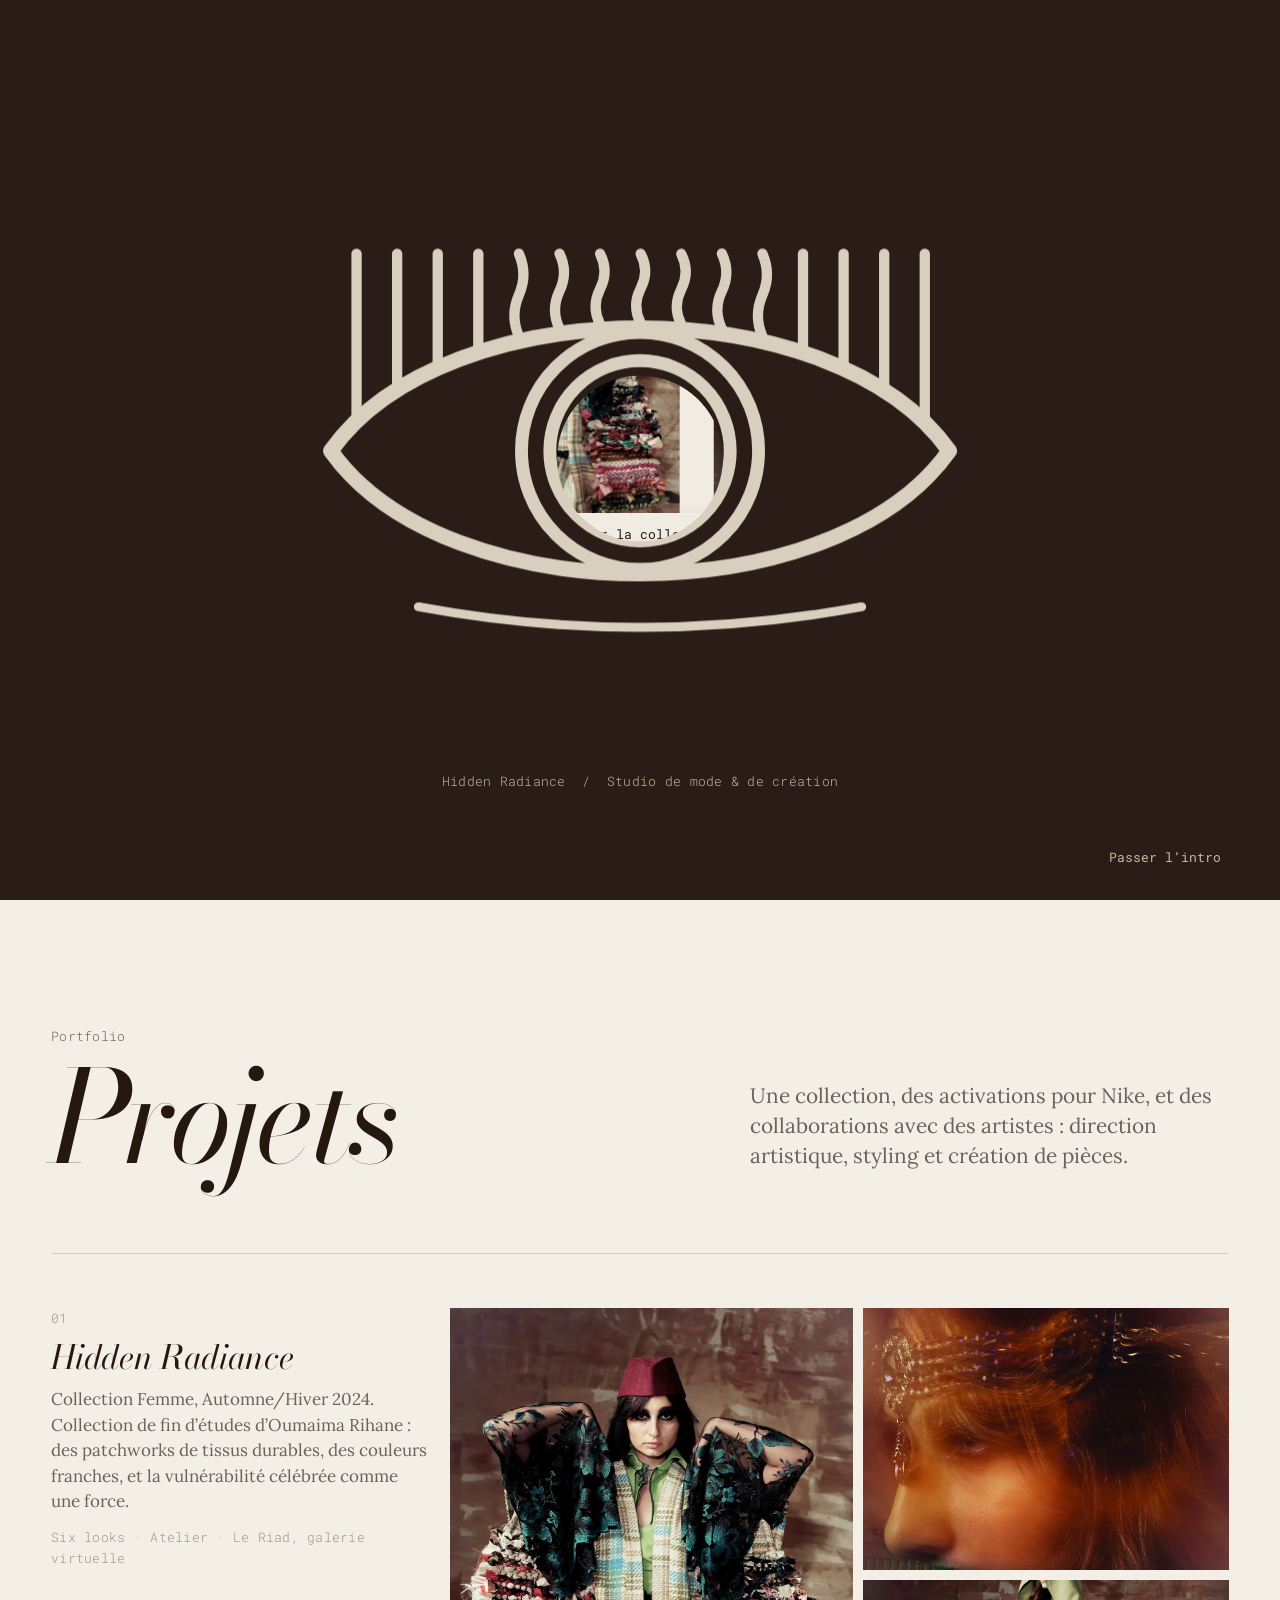
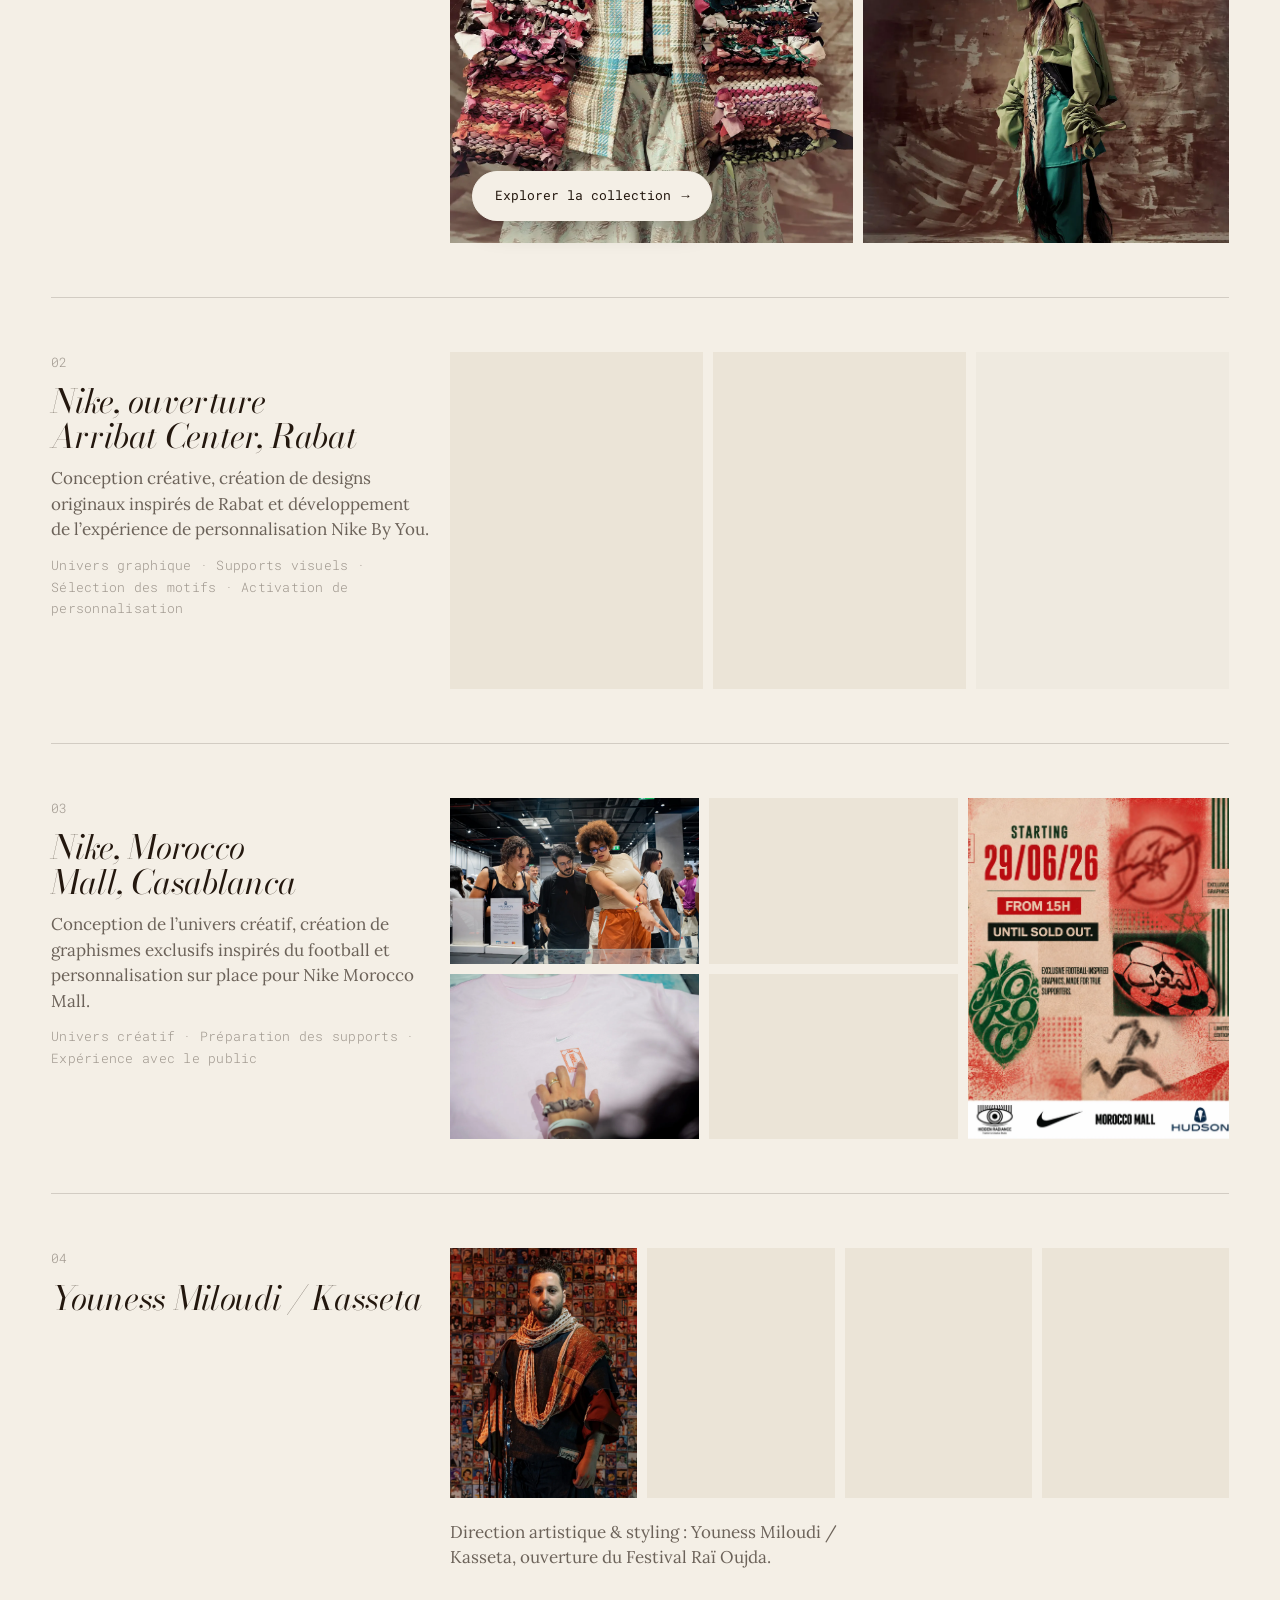
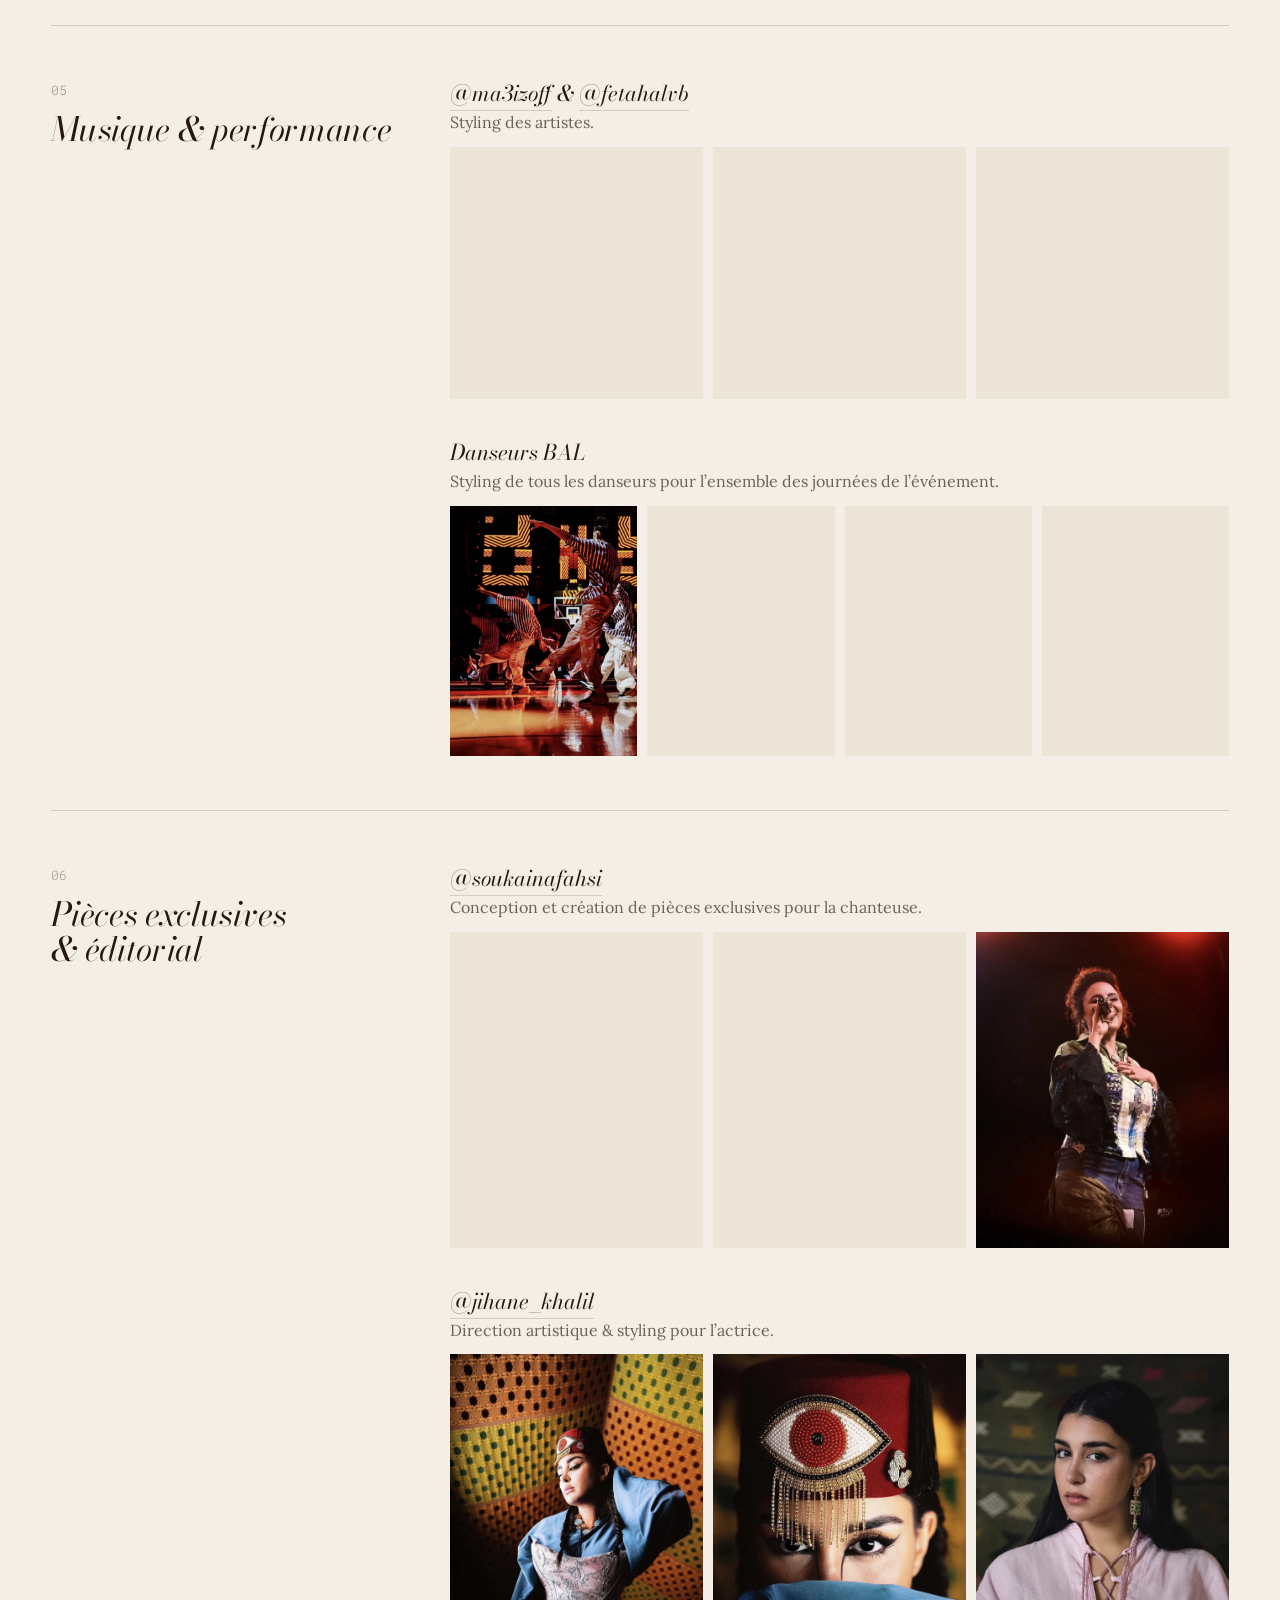
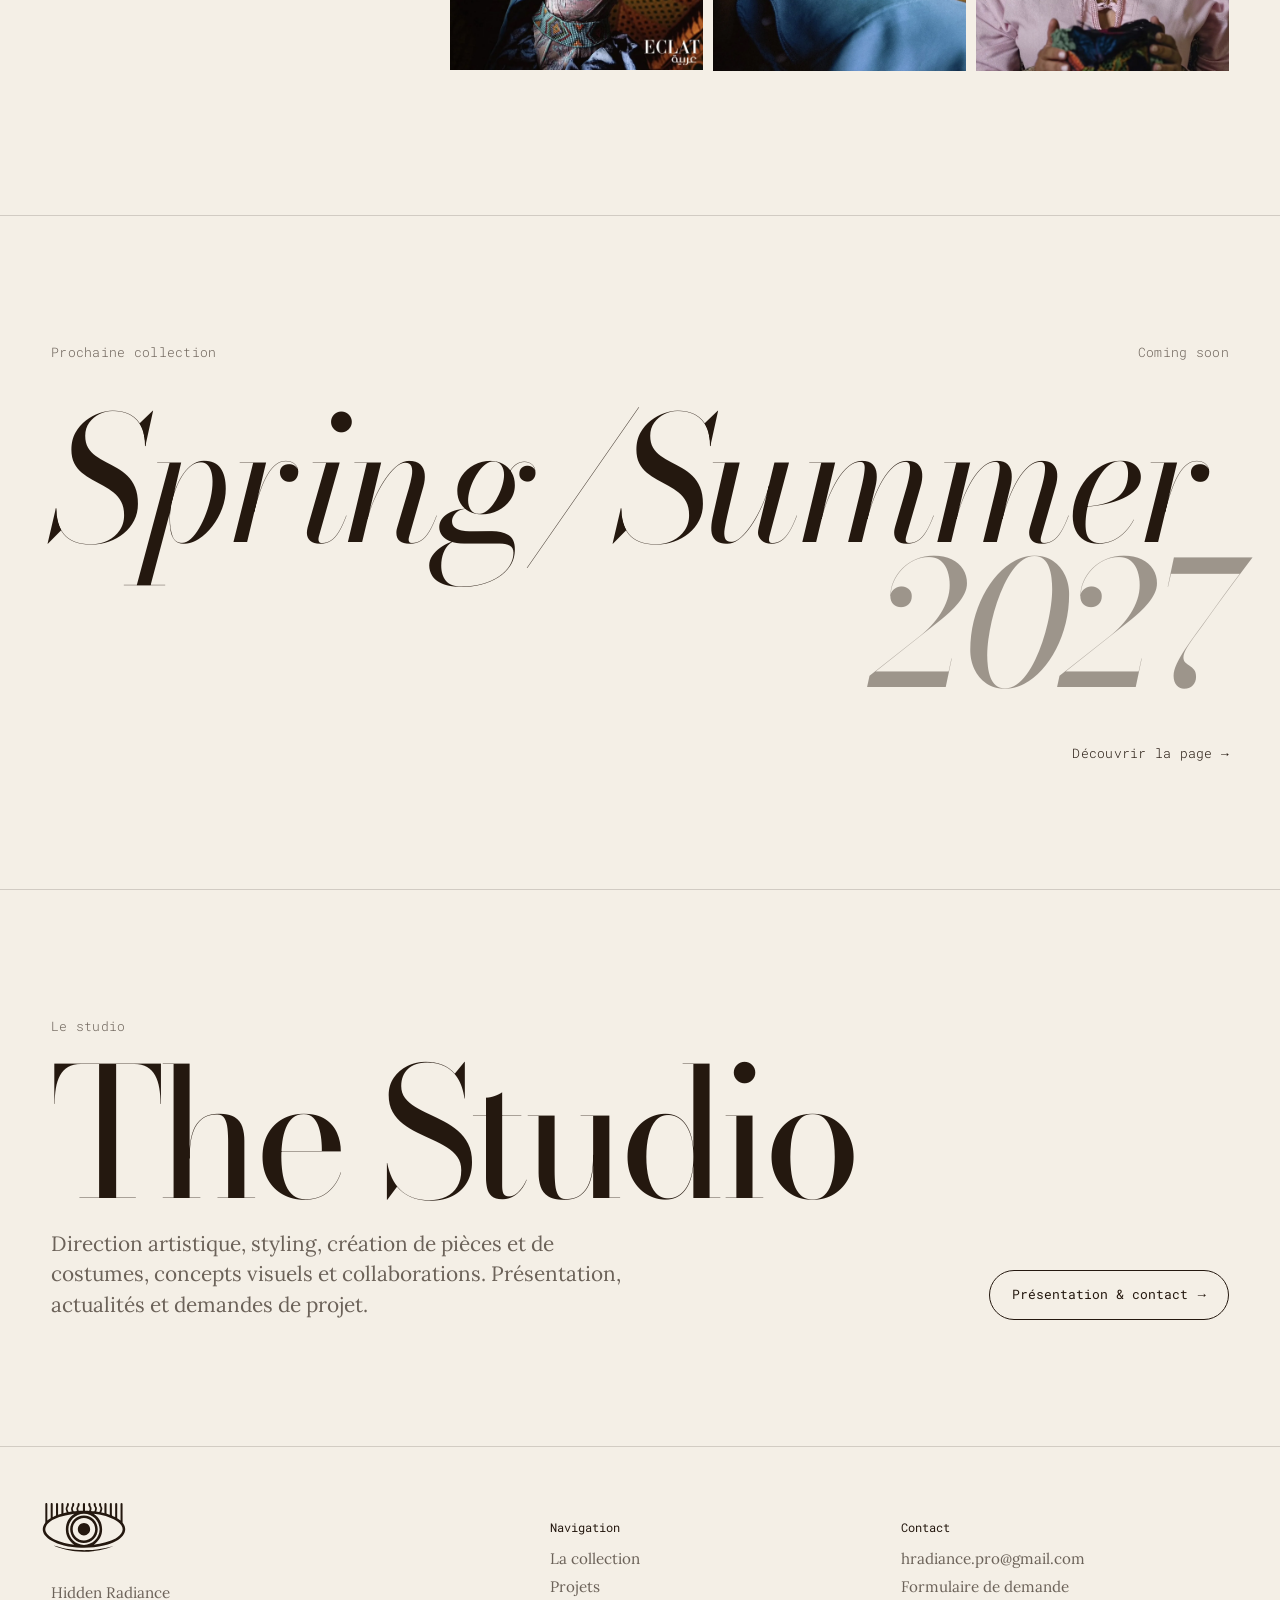
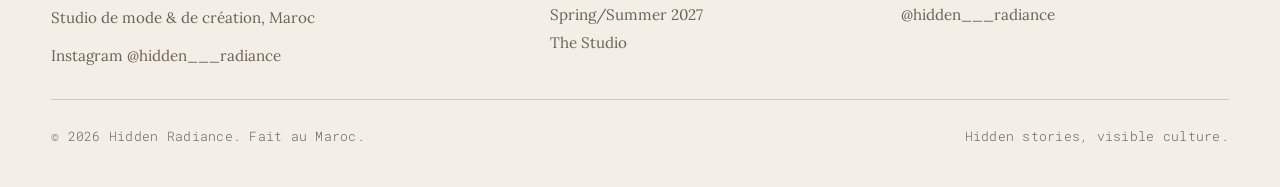
<file: index.html>
<!doctype html>
<html lang="fr">
<head>
<meta charset="utf-8">
<meta name="viewport" content="width=device-width, initial-scale=1, viewport-fit=cover">
<title>Hidden Radiance</title>
<meta name="description" content="Hidden Radiance, studio de mode et de création fondé par Oumaima Rihane, Maroc. Collection, projets Nike, styling et direction artistique.">
<link rel="icon" href="data:image/svg+xml,%3Csvg xmlns='http://www.w3.org/2000/svg' viewBox='0 0 64 64'%3E%3Crect width='64' height='64' rx='14' fill='%232a1d17'/%3E%3Cellipse cx='32' cy='34' rx='24' ry='12' fill='none' stroke='%23efe5d3' stroke-width='4'/%3E%3Ccircle cx='32' cy='34' r='8' fill='%23efe5d3'/%3E%3C/svg%3E">
<link rel="preconnect" href="https://fonts.googleapis.com"><link rel="preconnect" href="https://fonts.gstatic.com" crossorigin><link rel="stylesheet" href="https://fonts.googleapis.com/css2?family=Bodoni+Moda:ital,opsz,wght@0,6..96,400..600;1,6..96,400..600&family=Lora:ital,wght@0,400;0,500;1,400&family=Roboto+Mono:wght@300;400&display=swap">
<link rel="stylesheet" href="assets/site.css">

<style>
/* ---------- Intro: the eye opens ---------- */
#intro{position:fixed;inset:0;z-index:80;background:#2a1d17;display:grid;place-items:center;cursor:pointer;
  -webkit-mask:radial-gradient(circle at var(--cx,50%) var(--cy,50%),transparent var(--r,0px),#000 calc(var(--r,0px) + 1px));
          mask:radial-gradient(circle at var(--cx,50%) var(--cy,50%),transparent var(--r,0px),#000 calc(var(--r,0px) + 1px))}
#intro .eye{width:min(64vw,440px);overflow:visible;transform-origin:50% 58%}
#intro .eye *{fill:none;stroke:var(--still);stroke-linecap:round;stroke-linejoin:round}
#intro .lid{stroke-width:12;stroke-dasharray:1;stroke-dashoffset:1;animation:draw 1.1s cubic-bezier(.6,0,.3,1) .15s forwards}
#intro .under{stroke-width:7;stroke-dasharray:1;stroke-dashoffset:1;animation:draw .7s ease .9s forwards}
#intro .lash{stroke-width:8;stroke-dasharray:1;stroke-dashoffset:1;animation:draw .5s ease forwards}
#intro .ring{stroke-width:10;stroke-dasharray:1;stroke-dashoffset:1;animation:draw .8s ease 1.25s forwards}
#intro .pupil{fill:var(--still);stroke:none;transform-origin:300px 245px;transform:scale(0);animation:pop .5s cubic-bezier(.3,1.6,.5,1) 1.85s forwards}
#intro .studio{position:absolute;left:0;right:0;bottom:12vh;text-align:center;color:var(--soft);opacity:0;animation:fade .8s ease 1.6s forwards}
#intro .skip{position:absolute;right:var(--gutter);bottom:calc(24px + env(safe-area-inset-bottom,0px));background:none;border:0;color:var(--soft);font:inherit;font-family:var(--mono);font-size:var(--s-1);cursor:pointer;padding:8px}
@keyframes draw{to{stroke-dashoffset:0}}
@keyframes pop{to{transform:scale(1)}}
@keyframes fade{to{opacity:1}}


#intro .eye *{stroke:#efe5d3}
#intro .pupil{fill:#efe5d3}
#intro .studio,#intro .skip{color:#c8b89f}

/* ---------- Projects in motion ---------- */
.motion{position:relative;height:100svh;min-height:620px;overflow:hidden;background:var(--paper)}
.m-track{position:absolute;inset:0;touch-action:pan-y;cursor:grab}
.m-track.drag{cursor:grabbing}
.m-item{position:absolute;left:0;top:0;padding:0;border:0;background:var(--paper-2);transform-origin:0 0;will-change:transform;cursor:pointer;overflow:hidden}
.m-item img{width:100%;height:100%;object-fit:cover;pointer-events:none;-webkit-user-drag:none;user-select:none}
.m-focus{position:absolute;left:50%;top:50%;z-index:2;transform:translate(-50%,8px);white-space:nowrap;font-family:var(--mono);font-size:.84rem;text-decoration:none;background:var(--paper);color:var(--ink);padding:11px 20px;border-radius:99px;box-shadow:0 12px 30px -12px rgba(0,0,0,.45);opacity:0;pointer-events:none;transition:opacity .4s, transform .4s}
.m-focus.show{opacity:1;pointer-events:auto;transform:translate(-50%,0)}
.m-cap{position:absolute;left:var(--gutter);bottom:clamp(28px,6vh,64px);max-width:min(560px,60vw);display:flex;flex-direction:column;gap:12px;align-items:flex-start;transition:opacity .35s, transform .35s}
.m-cap.swap{opacity:0;transform:translateY(8px)}
.m-cap .mono{color:var(--ink-2)}
.m-cap h1{font-size:clamp(2.3rem,5.4vw,4.8rem);font-style:italic;letter-spacing:-.02em;line-height:.95}
.m-ctrl{position:absolute;right:var(--gutter);bottom:clamp(28px,6vh,64px);display:flex;gap:8px}
.m-btn{width:46px;height:46px;border-radius:50%;border:1px solid var(--ink-3);background:transparent;color:var(--ink);font-size:1.1rem;cursor:pointer}
.m-btn:hover{border-color:var(--ink)}
.m-down{position:absolute;left:50%;transform:translateX(-50%);bottom:clamp(30px,6.4vh,70px);text-decoration:none;color:var(--ink-2)}
@media (max-width:820px){
  .m-cap{max-width:none;right:var(--gutter);bottom:88px}
  .m-ctrl{bottom:24px}
  .m-down{left:var(--gutter);transform:none;bottom:36px}
}

/* ---------- Projects ---------- */
.projects{padding-block:clamp(90px,14vh,160px) clamp(60px,10vh,120px)}
.pj-intro{display:grid;grid-template-columns:repeat(12,1fr);gap:16px 20px;margin-bottom:clamp(50px,9vh,100px);align-items:end}
.pj-intro .mono{grid-column:1/-1;color:var(--ink-2)}
.pj-intro h2{grid-column:1/span 6;font-size:clamp(3.4rem,10vw,9rem);font-style:italic;letter-spacing:-.03em;line-height:.85}
.pj-intro .lede{grid-column:8/-1;font-size:var(--s1);line-height:1.45;color:var(--ink-2);max-width:36ch}
.proj{display:grid;grid-template-columns:repeat(12,1fr);gap:22px 20px;padding-block:clamp(36px,6vh,64px);border-top:1px solid var(--line-ink)}
.proj-head{grid-column:1/span 4;display:flex;flex-direction:column;gap:12px;align-self:start;position:sticky;top:96px}
.proj-head .num{color:var(--ink-3)}
.proj-head h3{font-size:clamp(1.7rem,2.6vw,2.5rem);font-style:italic;letter-spacing:-.01em;line-height:1.05}
.proj .cap{color:var(--ink-2);max-width:40ch;line-height:1.5}
.proj .tags{color:var(--ink-3);line-height:1.7}
.proj .cap.under{grid-column:5/-1}
.g{grid-column:5/-1;display:grid;gap:10px}
.ph{display:block;position:relative;overflow:hidden;background:var(--paper-2);cursor:zoom-in}
.ph img{width:100%;height:100%;object-fit:cover;transition:transform 1.2s cubic-bezier(.2,.7,.2,1)}
.ph:hover img{transform:scale(1.035)}
.g-arribat{grid-template-columns:1fr 1fr 1fr}
.g-arribat .ph{aspect-ratio:3/4}
.g-arribat .poster img{object-fit:contain;background:#efeae0}
.g-mm{grid-template-columns:1fr 1fr 1.05fr;grid-template-rows:auto auto}
.g-mm .ph{aspect-ratio:3/2}
.g-mm .poster{grid-column:3;grid-row:1/span 2;aspect-ratio:auto}
.g-mm .ph:nth-child(1){grid-column:1;grid-row:1}.g-mm .ph:nth-child(2){grid-column:2;grid-row:1}.g-mm .ph:nth-child(3){grid-column:1;grid-row:2}.g-mm .ph:nth-child(4){grid-column:2;grid-row:2}
.g-row4{grid-template-columns:repeat(4,1fr)}
.g-row4 .ph{aspect-ratio:3/4}
.g-row3{grid-template-columns:repeat(3,1fr);max-width:820px}
.g-row3 .ph{aspect-ratio:4/5}
.g-row3.sq .ph{aspect-ratio:1/1}
.sub{grid-column:5/-1;display:flex;flex-direction:column;gap:14px}
.sub + .sub{margin-top:18px}
.sub .g{grid-column:auto}
.sub-t{font-family:var(--display);font-style:italic;font-size:1.35rem;line-height:1.3}
.sub-t a{text-decoration:none;border-bottom:1px solid var(--line-ink)}
.sub-t span{display:block;font-family:var(--body);font-style:normal;font-size:1rem;color:var(--ink-2);margin-top:4px}
/* the collection: a preview that says what a click does */
.proj-coll .coll-preview{grid-column:5/-1;grid-row:1;display:grid;grid-template-columns:1.1fr 1fr;grid-template-rows:1fr 1fr;gap:10px;text-decoration:none;position:relative;aspect-ratio:16/11}
.proj-coll .proj-head{grid-column:1/span 4;grid-row:1}
.coll-preview > span{overflow:hidden;background:var(--paper-2)}
.coll-preview img{width:100%;height:100%;object-fit:cover;transition:transform 1.4s cubic-bezier(.2,.7,.2,1)}
.coll-preview:hover img{transform:scale(1.04)}
.cp-a{grid-row:1/span 2}
.cp-b img{object-position:20% 55%}
.cp-cta{position:absolute;inset:auto auto 22px 22px;background:none!important;overflow:visible!important}
.cp-cta .btn.solid{background:var(--paper);color:var(--ink);border-color:var(--paper);box-shadow:0 12px 30px -12px rgba(0,0,0,.45)}
@media (max-width:900px){
  .pj-intro h2,.pj-intro .lede{grid-column:1/-1}
  .proj-head,.g,.sub,.proj .cap.under,.proj-coll .coll-preview,.proj-coll .proj-head{grid-column:1/-1;grid-row:auto;position:static}
  .proj-coll .coll-preview{aspect-ratio:4/5}
  .g-arribat{grid-template-columns:1fr 1fr}.g-arribat .poster{grid-column:1/-1;aspect-ratio:3/4}
  .g-mm{grid-template-columns:1fr 1fr}.g-mm .poster{grid-column:1/-1;grid-row:auto;aspect-ratio:4/5}
  .g-mm .ph:nth-child(n){grid-row:auto;grid-column:auto}
  .g-row4{grid-template-columns:1fr 1fr}
  .g-row3{grid-template-columns:repeat(3,1fr);gap:6px}
}

/* ---------- SS27 entry ---------- */
.ss27{display:block;text-decoration:none;color:var(--ink);padding-block:clamp(80px,14vh,170px);border-top:1px solid var(--line-ink);border-bottom:1px solid var(--line-ink);position:relative;overflow:hidden}
.ss27::before{content:"";position:absolute;inset:0;background:var(--umber);transform:scaleY(0);transform-origin:bottom;transition:transform .8s cubic-bezier(.7,0,.2,1);z-index:0}
.ss27:hover::before{transform:scaleY(1)}
.ss27 > *{position:relative;z-index:1;transition:color .6s}
.ss27:hover > *{color:var(--still)}
.ss-meta{display:flex;justify-content:space-between;color:var(--ink-2)}
.ss-title{display:block;font-family:var(--display);font-style:italic;font-size:clamp(3.6rem,13.5vw,14rem);line-height:.84;letter-spacing:-.035em;margin:clamp(24px,5vh,50px) 0}
.ss-title span{display:block}
.ss-title span:last-child{text-align:right;color:var(--ink-3)}
.ss27:hover .ss-title span:last-child{color:var(--soft)}
.ss-go{display:block;text-align:right}

/* ---------- Studio teaser ---------- */
.studio-t{padding-block:clamp(90px,14vh,160px);display:grid;grid-template-columns:repeat(12,1fr);gap:20px}
.studio-t .mono{grid-column:1/-1;color:var(--ink-2)}
.studio-t h2{grid-column:1/-1;font-size:clamp(4rem,14vw,13rem);letter-spacing:-.04em;line-height:.85}
.studio-t .lede{grid-column:1/span 6;font-size:var(--s1);line-height:1.45;color:var(--ink-2)}
.studio-t .btn{grid-column:9/-1;justify-self:end;align-self:end}
@media (max-width:760px){.studio-t .lede,.studio-t .btn{grid-column:1/-1;justify-self:start}}

</style>
</head>
<body class="light">
<svg width="0" height="0" style="position:absolute" aria-hidden="true"><symbol id="hr-eye" viewBox="25.4 41.6 236.4 142.0"><path fill="currentColor" d="M 143.6 161.7 C 167.8 161.7 187.6 142.0 187.6 117.8 C 187.6 93.5 167.8 73.8 143.6 73.8 C 119.4 73.8 99.7 93.6 99.7 117.8 C 99.7 142.0 119.4 161.7 143.6 161.7 M 171.2 161.0 C 173.7 160.7 176.0 160.4 178.3 160.1 C 190.3 158.4 202.0 155.8 213.5 151.7 C 222.3 148.6 230.9 144.8 238.5 139.2 C 242.5 136.4 246.0 133.1 248.8 129.0 C 253.8 121.4 253.7 113.6 248.6 106.1 C 246.2 102.6 243.2 99.6 239.7 97.0 C 231.9 91.0 223.0 86.9 213.8 83.7 C 201.8 79.4 189.5 76.8 177.0 75.0 C 176.0 74.9 175.0 74.8 174.0 74.7 C 173.0 74.6 172.0 74.5 170.8 74.3 C 186.2 84.9 194.6 99.1 194.7 117.6 C 194.8 136.1 186.4 150.4 171.2 161.0 M 116.0 161.0 C 100.8 150.2 92.5 136.0 92.6 117.5 C 92.7 99.0 101.1 84.8 116.5 74.3 C 113.8 74.6 111.4 74.9 109.1 75.2 C 97.2 76.9 85.5 79.5 74.2 83.4 C 65.1 86.6 56.5 90.4 48.7 96.1 C 44.1 99.4 40.1 103.2 37.3 108.2 C 33.9 114.5 33.8 120.8 37.4 127.1 C 38.7 129.3 40.3 131.5 42.1 133.4 C 47.8 139.5 54.8 143.6 62.3 147.1 C 79.3 155.0 97.3 158.7 116.0 161.0 M 40.5 93.1 C 43.6 91.0 46.6 89 49.5 86.9 C 49.7 86.7 49.9 86.4 49.9 86.1 C 49.9 73.0 49.9 59.9 49.9 46.8 C 49.9 45.0 51.0 43.7 52.7 43.6 C 54.4 43.6 55.6 44.9 55.6 46.9 C 55.6 58.5 55.6 70.2 55.6 81.9 C 55.6 82.3 55.6 82.8 55.6 83.4 C 56.1 83.2 56.4 83.1 56.8 82.9 C 59.0 81.8 61.3 80.7 63.6 79.8 C 64.7 79.4 65.0 78.8 65.0 77.7 C 64.9 67.6 64.9 57.6 64.9 47.5 C 64.9 47.1 64.9 46.7 65.0 46.3 C 65.1 44.8 66.3 43.6 67.8 43.6 C 69.3 43.6 70.5 44.8 70.7 46.3 C 70.7 46.7 70.7 47.1 70.7 47.5 C 70.7 56.9 70.7 66.2 70.7 75.6 L 70.7 76.9 C 73.9 75.9 76.9 74.9 80.0 73.9 C 80.0 73.2 80.0 72.6 80.0 71.9 C 80.0 63.5 80.0 55.1 80.0 46.7 C 80.0 44.9 81.3 43.6 83 43.6 C 84.6 43.7 85.7 44.9 85.8 46.7 C 85.8 47.1 85.8 47.4 85.8 47.7 C 85.8 55.5 85.8 63.3 85.8 71.0 L 85.8 72.4 C 88.9 71.7 91.9 71.0 94.9 70.3 C 94.2 68.3 93.6 66.4 92.9 64.4 C 92.3 62.2 91.8 59.9 92.3 57.6 C 92.5 56.6 92.9 55.6 93.5 54.8 C 94.8 53.0 95.4 51.1 95.4 48.9 C 95.4 47.9 95.4 46.8 95.6 45.8 C 95.8 44.4 97.2 43.6 98.5 43.7 C 99.8 43.8 101.0 44.9 101.1 46.3 C 101.2 49.3 101.0 52.2 98.7 54.8 C 96.5 57.3 96.8 60.4 97.8 63.4 C 98.4 65.1 99.2 66.7 99.9 68.3 C 100.2 69.0 100.7 69.3 101.6 69.1 C 104.0 68.7 106.5 68.3 109.1 67.9 C 108.7 66.4 108.2 65.0 107.8 63.5 C 107.2 61.4 107.0 59.3 107.6 57.1 C 107.8 56.3 108.1 55.5 108.6 54.8 C 109.9 53.1 110.5 51.4 110.5 49.3 C 110.4 48.5 110.4 47.6 110.5 46.7 C 110.5 45.0 111.8 43.7 113.4 43.7 C 115.1 43.7 116.2 45.0 116.2 46.8 C 116.2 48.2 116.2 49.6 115.9 50.9 C 115.7 51.9 115.2 53.1 114.6 53.8 C 112.3 56.4 111.8 59.3 112.7 62.5 C 113.1 63.9 113.6 65.2 114.2 66.5 C 114.3 66.8 114.7 67.2 115.0 67.2 C 117.9 67.0 120.8 66.7 123.7 66.4 C 123.3 64.8 122.9 63.3 122.6 61.8 C 122.1 59.0 122.3 56.4 124.2 54.1 C 125.6 52.4 125.7 50.2 125.6 48.1 C 125.6 47.3 125.6 46.6 125.8 45.9 C 126.1 44.5 127.4 43.6 128.7 43.7 C 130.2 43.9 131.3 45.0 131.3 46.5 C 131.2 48.1 131.2 49.6 131.0 51.1 C 130.8 52.0 130.4 53.0 129.8 53.7 C 127.0 56.6 126.9 60.0 128.1 63.5 C 128.9 66.0 128.9 66.0 131.5 65.9 C 134.5 65.9 137.5 65.9 140.6 65.9 L 140.6 64.3 C 140.6 58.7 140.6 53.1 140.6 47.5 C 140.6 47.2 140.6 46.9 140.6 46.6 C 140.7 44.9 141.9 43.7 143.5 43.6 C 145.1 43.6 146.4 44.9 146.4 46.6 C 146.4 50.8 146.4 55.0 146.4 59.2 C 146.4 61.3 146.4 63.4 146.4 65.9 C 148.7 65.9 151.0 65.9 153.2 65.9 C 154.6 65.9 156.0 66.0 157.3 66.0 C 157.7 66.0 158.2 65.8 158.4 65.6 C 159.4 63.1 160.3 60.5 159.6 57.8 C 159.3 56.5 158.6 55.2 157.8 54.2 C 155.9 51.8 155.6 49.1 155.8 46.4 C 155.9 44.7 157.5 43.6 159.0 43.7 C 160.5 43.9 161.5 45.0 161.6 46.7 C 161.7 48.4 161.7 50.1 162.0 51.7 C 162.2 52.7 162.6 53.6 163.3 54.4 C 165.0 56.6 165.0 59.1 164.7 61.7 C 164.4 63.2 164 64.8 163.5 66.4 C 166.0 66.6 168.5 66.9 170.9 67.1 C 172.8 67.3 172.8 67.3 173.6 65.5 C 174.4 63.4 175.1 61.3 175.0 58.9 C 174.9 57.0 174.1 55.5 172.9 54.1 C 170.9 51.8 170.7 49.0 171.0 46.2 C 171.2 44.6 172.7 43.6 174.1 43.7 C 175.5 43.8 176.6 44.9 176.7 46.5 C 176.8 47.4 176.8 48.5 176.7 49.5 C 176.7 51.2 177.2 52.9 178.3 54.3 C 180.2 56.5 180.3 59.1 179.8 61.7 C 179.4 63.8 178.8 65.8 178.2 68.0 C 180.6 68.3 183.0 68.6 185.4 69.1 C 186.4 69.3 186.9 69.0 187.3 68.2 C 188.7 65.9 189.6 63.5 190.0 60.9 C 190.4 58.5 189.9 56.2 188.2 54.4 C 186.1 52.0 185.9 49.1 186.2 46.1 C 186.3 44.7 187.7 43.6 189.1 43.7 C 190.5 43.7 191.7 44.8 191.8 46.3 C 191.9 47.3 191.9 48.3 191.9 49.4 C 191.8 51.1 192.3 52.8 193.4 54.2 C 195.3 56.6 195.5 59.2 194.9 62.0 C 194.4 64.4 193.5 66.7 192.8 69.0 C 192.7 69.4 192.5 69.8 192.4 70.3 C 195.3 71.0 198.2 71.6 201.2 72.3 L 201.2 71.0 C 201.2 63.1 201.2 55.3 201.2 47.4 C 201.2 47.0 201.2 46.6 201.3 46.2 C 201.4 44.8 202.7 43.6 204.1 43.6 C 205.5 43.6 206.8 44.7 207 46.2 C 207.0 46.6 207.0 47.0 207.0 47.4 C 207.0 55.9 207.0 64.3 207.0 72.8 C 207.0 73.6 207.2 74.0 208.0 74.3 C 210.5 75.0 212.9 75.8 215.3 76.6 C 215.6 76.6 215.9 76.7 216.3 76.8 C 216.3 76.3 216.3 75.9 216.3 75.4 C 216.3 66.1 216.3 56.7 216.3 47.4 C 216.3 47.0 216.3 46.7 216.3 46.3 C 216.5 44.8 217.7 43.6 219.2 43.6 C 220.6 43.6 221.9 44.7 222.0 46.2 C 222.1 46.6 222.1 47.1 222.1 47.5 C 222.1 57.7 222.1 67.8 222.1 77.9 C 222.1 78.8 222.3 79.2 223.1 79.5 C 225.8 80.7 228.5 82 231.4 83.2 L 231.4 81.9 C 231.4 70.4 231.4 58.9 231.4 47.4 C 231.4 47.0 231.4 46.6 231.4 46.1 C 231.7 44.7 232.9 43.6 234.4 43.6 C 235.7 43.7 236.9 44.7 237.1 46.2 C 237.2 46.5 237.2 47.0 237.2 47.4 C 237.2 60.0 237.2 72.7 237.1 85.3 C 237.1 86.2 237.4 86.7 238.2 87.2 C 240.9 89.1 243.7 91.0 246.5 93.0 L 246.5 91.7 C 246.5 77.0 246.5 62.2 246.5 47.4 C 246.5 46.9 246.5 46.5 246.6 46.0 C 246.8 44.6 248.1 43.6 249.5 43.6 C 250.9 43.7 252.0 44.8 252.2 46.2 C 252.3 46.6 252.2 47.1 252.2 47.5 C 252.3 64.3 252.2 81.0 252.3 97.8 C 252.3 98.5 252.6 99.3 253.0 99.8 C 257.0 105.1 259.7 111 259.7 117.8 C 259.6 124.6 256.9 130.5 252.7 135.8 C 247.6 142.1 241.1 146.6 234.1 150.5 C 223.2 156.5 211.4 160.5 199.3 163.4 C 178.4 168.4 157.1 170.1 135.6 169.5 C 119.2 169.0 102.9 167.1 87.0 163.2 C 74.6 160.1 62.5 156.0 51.4 149.5 C 44.6 145.6 38.4 140.9 33.6 134.6 C 29.7 129.3 27.3 123.4 27.6 116.7 C 27.8 110.7 30.1 105.4 33.7 100.6 C 34.5 99.7 34.8 98.7 34.8 97.5 C 34.8 80.9 34.8 64.4 34.8 47.8 C 34.8 47.5 34.8 47.2 34.8 46.8 C 34.8 45.0 36 43.7 37.6 43.6 C 39.3 43.6 40.5 44.9 40.5 46.9 C 40.5 57.1 40.5 67.3 40.5 77.6 C 40.5 82.7 40.5 87.9 40.5 93.1 M 227.5 165.0 C 200.1 176.1 171.0 181.5 140.8 181.0 C 107.7 180.5 76.4 172.1 58.0 163.4 C 65.3 165.3 73.1 167.7 81.1 169.4 C 89.2 171.2 97.3 172.7 105.5 173.9 C 113.7 175.0 121.9 175.7 130.2 176.1 C 138.4 176.5 146.6 176.6 154.8 176.3 C 163.1 176.0 171.3 175.4 179.5 174.5 C 187.7 173.5 195.9 172.2 204.0 170.6 C 212.1 169.0 220.0 166.8 227.5 165.0 M 175.1 117.9 C 175.1 100.5 161.0 86.3 143.6 86.3 C 126.1 86.2 111.9 100.4 111.9 117.8 C 111.9 135.3 126.0 149.5 143.5 149.5 C 160.9 149.5 175.1 135.3 175.1 117.9 M 182.3 117.9 C 182.3 139.4 164.9 156.7 143.3 156.7 C 122.0 156.7 104.7 139.2 104.7 117.9 C 104.7 96.5 122.1 79.1 143.4 79.1 C 164.9 79.1 182.3 96.4 182.3 117.9 M 126.3 117.8 C 126.3 108.2 134.0 100.4 143.6 100.4 C 153.2 100.4 161.0 108.2 161.0 117.8 C 161.0 127.3 153.2 135.1 143.6 135.1 C 134.0 135.1 126.3 127.4 126.3 117.8 "/></symbol></svg>
<div class="grain" aria-hidden="true"></div>
<header class="hdr" id="hdr">
  <p class="hdr-l mono">Hidden Radiance<br>Studio de mode &amp; de création, Maroc</p>
  <a class="logo" href="./" aria-label="Hidden Radiance, accueil"><svg class="eye-mark" viewBox="25.4 41.6 236.4 142.0" aria-hidden="true"><use href="#hr-eye"/></svg></a>
  <button class="menu-btn" type="button" aria-expanded="false" aria-controls="hdrNav">Menu</button>
  <nav id="hdrNav" aria-label="Navigation principale"><ul><li><a href="collection.html">Collection</a></li><li><a href="./#projets">Projets</a></li><li><a href="ss27.html">SS27</a></li><li><a href="studio.html">Studio</a></li><li><a href="https://www.instagram.com/hidden___radiance" target="_blank" rel="noopener">Instagram</a></li></ul></nav>
</header>

<div id="intro" aria-hidden="true">
  <svg class="eye" viewBox="40 70 520 330">
    <g>
      <path class="lash" pathLength="1" style="animation-delay:.55s" d="M80.0,217.9 V92"/>
      <path class="lash" pathLength="1" style="animation-delay:.6s" d="M111.5,193.5 V92"/>
      <path class="lash" pathLength="1" style="animation-delay:.65s" d="M143.0,176.7 V92"/>
      <path class="lash" pathLength="1" style="animation-delay:.7s" d="M174.5,164.6 V92"/>
      <path class="lash" pathLength="1" style="animation-delay:.75s" d="M206.0,156.0 q-7,-16.0 0,-32.0 t0,-32.0"/>
      <path class="lash" pathLength="1" style="animation-delay:.8s" d="M237.5,150.2 q-7,-14.5 0,-29.1 t0,-29.1"/>
      <path class="lash" pathLength="1" style="animation-delay:.85s" d="M269.0,146.8 q-7,-13.7 0,-27.4 t0,-27.4"/>
      <path class="lash" pathLength="1" style="animation-delay:.9s" d="M300.5,145.8 q-7,-13.4 0,-26.9 t0,-26.9"/>
      <path class="lash" pathLength="1" style="animation-delay:.95s" d="M332.0,146.9 q-7,-13.7 0,-27.4 t0,-27.4"/>
      <path class="lash" pathLength="1" style="animation-delay:1s" d="M363.5,150.3 q-7,-14.6 0,-29.2 t0,-29.2"/>
      <path class="lash" pathLength="1" style="animation-delay:1.05s" d="M395.0,156.2 q-7,-16.1 0,-32.1 t0,-32.1"/>
      <path class="lash" pathLength="1" style="animation-delay:1.1s" d="M426.5,164.9 V92"/>
      <path class="lash" pathLength="1" style="animation-delay:1.15s" d="M458.0,177.1 V92"/>
      <path class="lash" pathLength="1" style="animation-delay:1.2s" d="M489.5,194.2 V92"/>
      <path class="lash" pathLength="1" style="animation-delay:1.25s" d="M521.0,218.9 V92"/>
    </g>
    <path class="lid" pathLength="1" d="M60,245 C150,118 450,118 540,245 C450,372 150,372 60,245Z"/>
    <path class="under" pathLength="1" d="M128,366 Q300,398 472,366"/>
    <circle class="ring" pathLength="1" cx="300" cy="245" r="92"/>
    <circle class="ring" pathLength="1" cx="300" cy="245" r="70" style="animation-delay:1.4s"/>
    <circle class="pupil" id="pupil" cx="300" cy="245" r="38"/>
  </svg>
  <p class="studio mono">Hidden Radiance &nbsp;/&nbsp; Studio de mode &amp; de création</p>
  <button class="skip" type="button">Passer l’intro</button>
</div>

<main id="top">
  <section class="motion" aria-label="Projets en mouvement">
    <div class="m-track" id="mTrack" aria-label="Projets, glissez pour parcourir"></div>
    <a class="m-focus" id="mFocus" href="collection.html" tabindex="-1">Explorer la collection <span class="arrow" aria-hidden="true">→</span></a>
    <div class="m-cap" id="mCap" aria-live="polite">
      <p class="mono"><span id="mcN">01</span> / 06 &nbsp;·&nbsp; <span id="mcSub">Collection Femme, Automne/Hiver 2024</span></p>
      <h1 id="mcTitle">Hidden Radiance</h1>
      <a class="btn solid" id="mcCta" href="collection.html"><span id="mcCtaT">Explorer la collection</span> <span class="arrow" aria-hidden="true">→</span></a>
    </div>
    <div class="m-ctrl">
      <button type="button" class="m-btn" id="mPrev" aria-label="Projet précédent">←</button>
      <button type="button" class="m-btn" id="mNext" aria-label="Projet suivant">→</button>
    </div>
    <a class="m-down mono" href="#projets">Tous les projets <span aria-hidden="true">↓</span></a>
  </section>

  <section class="projects wrap" id="projets" aria-labelledby="pj-title">
    <header class="pj-intro rv">
      <p class="mono">Portfolio</p>
      <h2 id="pj-title">Projets</h2>
      <p class="lede">Une collection, des activations pour Nike, et des collaborations avec des artistes : direction artistique, styling et création de pièces.</p>
    </header>

    <article class="proj proj-coll rv" id="collection" aria-labelledby="p1">
      <a class="coll-preview" href="collection.html" aria-label="Explorer la collection Hidden Radiance">
        <span class="cp-a"><img src="assets/e09.webp" alt="Look 23 : chemise à carreaux sur une jupe de patchwork tissé, bras levés." width="1100" height="1650" loading="lazy" decoding="async"></span>
        <span class="cp-b"><img src="assets/hero.webp" alt="Profil, une parure de cristal tressée dans les cheveux, en lumière ambrée." width="2400" height="1920" loading="lazy" decoding="async"></span>
        <span class="cp-c"><img src="assets/e12.webp" alt="Look 24 : cape à capuche vert sauge et pantalon sarcelle." width="1100" height="1375" loading="lazy" decoding="async"></span>
        <span class="cp-cta"><span class="btn solid">Explorer la collection <span class="arrow" aria-hidden="true">→</span></span></span>
      </a>
      <div class="proj-head">
        <span class="num mono">01</span>
        <h3 id="p1">Hidden Radiance</h3>
        <p class="cap">Collection Femme, Automne/Hiver 2024. Collection de fin d’études d’Oumaima Rihane : des patchworks de tissus durables, des couleurs franches, et la vulnérabilité célébrée comme une force.</p>
        <p class="tags mono">Six looks · Atelier · Le Riad, galerie virtuelle</p>
      </div>
    </article>

    <article class="proj rv" id="nike-arribat" aria-labelledby="p2">
      <div class="proj-head">
        <span class="num mono">02</span>
        <h3 id="p2">Nike, ouverture Arribat Center, Rabat</h3>
        <p class="cap">Conception créative, création de designs originaux inspirés de Rabat et développement de l’expérience de personnalisation Nike By You.</p>
        <p class="tags mono">Univers graphique · Supports visuels · Sélection des motifs · Activation de personnalisation</p>
      </div>
      <div class="g g-arribat">
        <a class="ph " href="assets/nike-arribat-1.webp" data-lb="arribat" data-title="Nike, Arribat Center, Rabat" data-cap="Conception créative, création de designs originaux inspirés de Rabat et développement de l’expérience de personnalisation Nike By You."><img src="assets/nike-arribat-1.webp" alt="Le comptoir de personnalisation Nike By You à l’Arribat Center, la vitrine de motifs devant la presse." width="1125" height="1500" loading="lazy" decoding="async"></a>
        <a class="ph " href="assets/nike-arribat-2.webp" data-lb="arribat" data-title="Nike, Arribat Center, Rabat" data-cap="Conception créative, création de designs originaux inspirés de Rabat et développement de l’expérience de personnalisation Nike By You."><img src="assets/nike-arribat-2.webp" alt="Un t-shirt blanc posé sur la vitrine de motifs inspirés de Rabat." width="1125" height="1500" loading="lazy" decoding="async"></a>
        <a class="ph poster" href="assets/nike-arribat-affiche.webp" data-lb="arribat" data-title="Nike, Arribat Center, Rabat" data-cap="Conception créative, création de designs originaux inspirés de Rabat et développement de l’expérience de personnalisation Nike By You."><img src="assets/nike-arribat-affiche.webp" alt="Affiche By You, Rabat : lettrage noir, motif petit taxi bleu." width="1060" height="1500" loading="lazy" decoding="async"></a>
      </div>
    </article>

    <article class="proj rv" id="nike-morocco-mall" aria-labelledby="p3">
      <div class="proj-head">
        <span class="num mono">03</span>
        <h3 id="p3">Nike, Morocco Mall, Casablanca</h3>
        <p class="cap">Conception de l’univers créatif, création de graphismes exclusifs inspirés du football et personnalisation sur place pour Nike Morocco Mall.</p>
        <p class="tags mono">Univers créatif · Préparation des supports · Expérience avec le public</p>
      </div>
      <div class="g g-mm">
        <a class="ph " href="assets/nike-mm-1.webp" data-lb="mm" data-title="Nike, Morocco Mall, Casablanca" data-cap="Conception de l’univers créatif, création de graphismes exclusifs inspirés du football et personnalisation sur place pour Nike Morocco Mall."><img src="assets/nike-mm-1.webp" alt="Le public autour du comptoir de personnalisation au Morocco Mall." width="1500" height="1000" loading="lazy" decoding="async"></a>
        <a class="ph " href="assets/nike-mm-2.webp" data-lb="mm" data-title="Nike, Morocco Mall, Casablanca" data-cap="Conception de l’univers créatif, création de graphismes exclusifs inspirés du football et personnalisation sur place pour Nike Morocco Mall."><img src="assets/nike-mm-2.webp" alt="Une visiteuse choisit son graphisme au comptoir." width="1500" height="1000" loading="lazy" decoding="async"></a>
        <a class="ph " href="assets/nike-mm-3.webp" data-lb="mm" data-title="Nike, Morocco Mall, Casablanca" data-cap="Conception de l’univers créatif, création de graphismes exclusifs inspirés du football et personnalisation sur place pour Nike Morocco Mall."><img src="assets/nike-mm-3.webp" alt="Un t-shirt rose personnalisé, tenu à la main." width="1500" height="1000" loading="lazy" decoding="async"></a>
        <a class="ph " href="assets/nike-mm-4.webp" data-lb="mm" data-title="Nike, Morocco Mall, Casablanca" data-cap="Conception de l’univers créatif, création de graphismes exclusifs inspirés du football et personnalisation sur place pour Nike Morocco Mall."><img src="assets/nike-mm-4.webp" alt="Le graphisme appliqué sur le t-shirt à la presse." width="1500" height="1000" loading="lazy" decoding="async"></a>
        <a class="ph poster" href="assets/nike-mm-affiche.webp" data-lb="mm" data-title="Nike, Morocco Mall, Casablanca" data-cap="Conception de l’univers créatif, création de graphismes exclusifs inspirés du football et personnalisation sur place pour Nike Morocco Mall."><img src="assets/nike-mm-affiche.webp" alt="Affiche de l’activation : à partir du 29/06/26, graphismes exclusifs inspirés du football." width="1123" height="1401" loading="lazy" decoding="async"></a>
      </div>
    </article>

    <article class="proj rv" id="kasseta" aria-labelledby="p4">
      <div class="proj-head">
        <span class="num mono">04</span>
        <h3 id="p4">Youness Miloudi / Kasseta</h3>
      </div>
      <div class="g g-row4">
        <a class="ph " href="assets/kasseta-1.webp" data-lb="kasseta" data-title="Youness Miloudi / Kasseta" data-cap="Direction artistique &amp;amp; styling : Youness Miloudi / Kasseta, ouverture du Festival Raï Oujda."><img src="assets/kasseta-1.webp" alt="Youness Miloudi debout, écharpe à motifs, devant un mur de cassettes." width="1133" height="1500" loading="lazy" decoding="async"></a>
        <a class="ph " href="assets/kasseta-2.webp" data-lb="kasseta" data-title="Youness Miloudi / Kasseta" data-cap="Direction artistique &amp;amp; styling : Youness Miloudi / Kasseta, ouverture du Festival Raï Oujda."><img src="assets/kasseta-2.webp" alt="Assis sur une chaise, le sol couvert de bandes magnétiques." width="1130" height="1500" loading="lazy" decoding="async"></a>
        <a class="ph " href="assets/kasseta-3.webp" data-lb="kasseta" data-title="Youness Miloudi / Kasseta" data-cap="Direction artistique &amp;amp; styling : Youness Miloudi / Kasseta, ouverture du Festival Raï Oujda."><img src="assets/kasseta-3.webp" alt="Détail de la tenue : écharpe, rubans noirs et laine rouge." width="1148" height="1500" loading="lazy" decoding="async"></a>
        <a class="ph " href="assets/kasseta-4.webp" data-lb="kasseta" data-title="Youness Miloudi / Kasseta" data-cap="Direction artistique &amp;amp; styling : Youness Miloudi / Kasseta, ouverture du Festival Raï Oujda."><img src="assets/kasseta-4.webp" alt="Assis, une corne sur l’épaule." width="1158" height="1500" loading="lazy" decoding="async"></a>
      </div>
      <p class="cap under">Direction artistique &amp; styling : Youness Miloudi / Kasseta, ouverture du Festival Raï Oujda.</p>
    </article>

    <article class="proj rv" id="musique" aria-labelledby="p5">
      <div class="proj-head">
        <span class="num mono">05</span>
        <h3 id="p5">Musique &amp; performance</h3>
      </div>
      <div class="sub">
        <p class="sub-t"><a href="https://www.instagram.com/ma3izoff" target="_blank" rel="noopener">@ma3izoff</a> &amp; <a href="https://www.instagram.com/fetahalvb" target="_blank" rel="noopener">@fetahalvb</a><span>Styling des artistes.</span></p>
        <div class="g g-row3 sq">
          <a class="ph " href="assets/artistes-1.webp" data-lb="artistes" data-title="@ma3izoff &amp; @fetahalvb" data-cap="Styling des artistes."><img src="assets/artistes-1.webp" alt="Un artiste allongé en cuir noir parmi des parpaings." width="1320" height="1283" loading="lazy" decoding="async"></a>
          <a class="ph " href="assets/artistes-2.webp" data-lb="artistes" data-title="@ma3izoff &amp; @fetahalvb" data-cap="Styling des artistes."><img src="assets/artistes-2.webp" alt="Les deux artistes en vestes de cuir, lumière verte." width="1320" height="1290" loading="lazy" decoding="async"></a>
          <a class="ph " href="assets/artistes-3.webp" data-lb="artistes" data-title="@ma3izoff &amp; @fetahalvb" data-cap="Styling des artistes."><img src="assets/artistes-3.webp" alt="En noir et blanc, les deux artistes serrés l’un contre l’autre." width="1320" height="1285" loading="lazy" decoding="async"></a>
        </div>
      </div>
      <div class="sub">
        <p class="sub-t">Danseurs BAL<span>Styling de tous les danseurs pour l’ensemble des journées de l’événement.</span></p>
        <div class="g g-row4">
          <a class="ph " href="assets/bal-1.webp" data-lb="bal" data-title="Danseurs BAL" data-cap="Styling de tous les danseurs pour l’ensemble des journées de l’événement."><img src="assets/bal-1.webp" alt="Danseurs en rouge sur le parquet, devant un écran géant." width="1268" height="1500" loading="lazy" decoding="async"></a>
          <a class="ph " href="assets/bal-2.webp" data-lb="bal" data-title="Danseurs BAL" data-cap="Styling de tous les danseurs pour l’ensemble des journées de l’événement."><img src="assets/bal-2.webp" alt="Un danseur brandit un drapeau rouge dans la lumière bleue." width="1159" height="1500" loading="lazy" decoding="async"></a>
          <a class="ph " href="assets/bal-3.webp" data-lb="bal" data-title="Danseurs BAL" data-cap="Styling de tous les danseurs pour l’ensemble des journées de l’événement."><img src="assets/bal-3.webp" alt="La troupe sur le terrain, sous les projecteurs de l’arène." width="1170" height="1500" loading="lazy" decoding="async"></a>
          <a class="ph " href="assets/bal-4.webp" data-lb="bal" data-title="Danseurs BAL" data-cap="Styling de tous les danseurs pour l’ensemble des journées de l’événement."><img src="assets/bal-4.webp" alt="Un danseur sourit, le visage peint, en rouge." width="1210" height="1500" loading="lazy" decoding="async"></a>
        </div>
      </div>
    </article>

    <article class="proj rv" id="pieces" aria-labelledby="p6">
      <div class="proj-head">
        <span class="num mono">06</span>
        <h3 id="p6">Pièces exclusives &amp; éditorial</h3>
      </div>
      <div class="sub">
        <p class="sub-t"><a href="https://www.instagram.com/soukainafahsi" target="_blank" rel="noopener">@soukainafahsi</a><span>Conception et création de pièces exclusives pour la chanteuse.</span></p>
        <div class="g g-row3">
          <a class="ph " href="assets/soukaina-1.webp" data-lb="soukaina" data-title="@soukainafahsi" data-cap="Conception et création de pièces exclusives pour la chanteuse."><img src="assets/soukaina-1.webp" alt="Soukaina Fahsi sur scène, micro à la main, en patchwork de jean." width="1223" height="1500" loading="lazy" decoding="async"></a>
          <a class="ph " href="assets/soukaina-2.webp" data-lb="soukaina" data-title="@soukainafahsi" data-cap="Conception et création de pièces exclusives pour la chanteuse."><img src="assets/soukaina-2.webp" alt="La chanteuse en mouvement sous les lumières de scène." width="1208" height="1500" loading="lazy" decoding="async"></a>
          <a class="ph " href="assets/soukaina-3.webp" data-lb="soukaina" data-title="@soukainafahsi" data-cap="Conception et création de pièces exclusives pour la chanteuse."><img src="assets/soukaina-3.webp" alt="La chanteuse au micro, sur fond rouge sombre." width="1231" height="1500" loading="lazy" decoding="async"></a>
        </div>
      </div>
      <div class="sub">
        <p class="sub-t"><a href="https://www.instagram.com/jihane_khalil" target="_blank" rel="noopener">@jihane_khalil</a><span>Direction artistique &amp; styling pour l’actrice.</span></p>
        <div class="g g-row3">
          <a class="ph " href="assets/jihane-1.webp" data-lb="jihane" data-title="@jihane_khalil" data-cap="Direction artistique &amp; styling pour l’actrice."><img src="assets/jihane-1.webp" alt="Jihane Khalil allongée sur un tissu à pois, en bleu et rouge." width="1215" height="1500" loading="lazy" decoding="async"></a>
          <a class="ph " href="assets/jihane-2.webp" data-lb="jihane" data-title="@jihane_khalil" data-cap="Direction artistique &amp; styling pour l’actrice."><img src="assets/jihane-2.webp" alt="Un fez rouge brodé d’un œil, le bas du visage voilé de bleu." width="1251" height="1500" loading="lazy" decoding="async"></a>
          <a class="ph " href="assets/jihane-3.webp" data-lb="jihane" data-title="@jihane_khalil" data-cap="Direction artistique &amp; styling pour l’actrice."><img src="assets/jihane-3.webp" alt="Portrait en chemise rose lacée, devant un tapis." width="1256" height="1500" loading="lazy" decoding="async"></a>
        </div>
      </div>
    </article>
  </section>

  <a class="ss27 wrap" href="ss27.html" aria-label="Spring/Summer 2027, bientôt : découvrir la page">
    <span class="ss-meta mono"><span>Prochaine collection</span><span>Coming soon</span></span>
    <span class="ss-title rv"><span>Spring/Summer</span><span>2027</span></span>
    <span class="ss-go mono">Découvrir la page <span class="arrow" aria-hidden="true">→</span></span>
  </a>

  <section class="studio-t wrap" aria-labelledby="st-title">
    <p class="mono">Le studio</p>
    <h2 id="st-title" class="rv">The Studio</h2>
    <p class="lede rv">Direction artistique, styling, création de pièces et de costumes, concepts visuels et collaborations. Présentation, actualités et demandes de projet.</p>
    <a class="btn" href="studio.html">Présentation &amp; contact <span class="arrow" aria-hidden="true">→</span></a>
  </section>
</main>
<footer class="ftr wrap">
  <div class="f-brand">
    <svg class="eye-mark" viewBox="25.4 41.6 236.4 142.0" aria-hidden="true"><use href="#hr-eye"/></svg>
    <p>Hidden Radiance<br>Studio de mode &amp; de création, Maroc</p>
    <p><a href="https://www.instagram.com/hidden___radiance" target="_blank" rel="noopener">Instagram @hidden___radiance</a></p>
  </div>
  <div class="f-cols">
    <div><h4>Navigation</h4><ul><li><a href="collection.html">La collection</a></li><li><a href="./#projets">Projets</a></li><li><a href="ss27.html">Spring/Summer 2027</a></li><li><a href="studio.html">The Studio</a></li></ul></div>
    <div><h4>Contact</h4><ul><li><a href="mailto:hradiance.pro@gmail.com">hradiance.pro@gmail.com</a></li><li><a href="studio.html#demande">Formulaire de demande</a></li><li><a href="https://www.instagram.com/hidden___radiance" target="_blank" rel="noopener">@hidden___radiance</a></li></ul></div>
    
  </div>
  <div class="legal mono"><span>© 2026 Hidden Radiance. Fait au Maroc.</span><span>Hidden stories, visible culture.</span></div>
</footer>

<script src="assets/site.js"></script>
<script>
/* ---------- Intro: the eye draws, then the pupil opens onto the page ---------- */
(function(){
  const reduce = matchMedia('(prefers-reduced-motion: reduce)').matches;
  const intro = document.getElementById('intro');
  if (reduce) { intro.remove(); return; }
  if ('scrollRestoration' in history) history.scrollRestoration = 'manual';
  scrollTo(0, 0);
  document.body.classList.add('locked');
  let done = false;
  function open(fast){
    if (done || !document.getElementById('pupil')) return; done = true;
    const pupil = document.getElementById('pupil').getBoundingClientRect();
    const cx = pupil.left + pupil.width/2, cy = pupil.top + pupil.height/2;
    intro.style.setProperty('--cx', cx+'px'); intro.style.setProperty('--cy', cy+'px');
    const maxR = Math.hypot(Math.max(cx, innerWidth-cx), Math.max(cy, innerHeight-cy));
    const eye = intro.querySelector('.eye');
    const t0 = performance.now(), dur = fast ? 500 : 1400;
    (function step(now){
      const t = Math.min(1, (now - t0)/dur);
      const e = t<.5 ? 4*t*t*t : 1 - Math.pow(-2*t+2,3)/2;
      intro.style.setProperty('--r', (e*maxR)+'px');
      eye.style.transform = `scale(${1 + e*5})`; eye.style.opacity = String(1 - e);
      if (t < 1) requestAnimationFrame(step); else { intro.remove(); document.body.classList.remove('locked'); }
    })(t0);
  }
  setTimeout(()=>open(false), 2500);
  intro.addEventListener('click', ()=>open(true));
  addEventListener('keydown', function k(e){ if (e.key==='Escape'||e.key==='Enter'||e.key===' '){ open(true); removeEventListener('keydown', k);} });
})();

/* ---------- Projects in motion: a strip that drifts, the piece at the centre grows ---------- */
(function(){
  const ITEMS = [{"p": "collection", "src": "assets/e09.webp", "r": 0.6667}, {"p": "collection", "src": "assets/e12.webp", "r": 0.8}, {"p": "collection", "src": "assets/hero.webp", "r": 1.25}, {"p": "collection", "src": "assets/e03.webp", "r": 0.8}, {"p": "collection", "src": "assets/e17.webp", "r": 0.8}, {"p": "collection", "src": "assets/portrait.webp", "r": 0.6757}, {"p": "arribat", "src": "assets/nike-arribat-1.webp", "r": 0.75}, {"p": "arribat", "src": "assets/nike-arribat-affiche.webp", "r": 0.7067}, {"p": "arribat", "src": "assets/nike-arribat-2.webp", "r": 0.75}, {"p": "mm", "src": "assets/nike-mm-1.webp", "r": 1.5}, {"p": "mm", "src": "assets/nike-mm-affiche.webp", "r": 0.8016}, {"p": "mm", "src": "assets/nike-mm-2.webp", "r": 1.5}, {"p": "mm", "src": "assets/nike-mm-3.webp", "r": 1.5}, {"p": "kasseta", "src": "assets/kasseta-1.webp", "r": 0.7553}, {"p": "kasseta", "src": "assets/kasseta-2.webp", "r": 0.7533}, {"p": "kasseta", "src": "assets/kasseta-4.webp", "r": 0.772}, {"p": "musique", "src": "assets/artistes-1.webp", "r": 1.0288}, {"p": "musique", "src": "assets/bal-3.webp", "r": 0.78}, {"p": "musique", "src": "assets/artistes-2.webp", "r": 1.0233}, {"p": "musique", "src": "assets/bal-2.webp", "r": 0.7727}, {"p": "pieces", "src": "assets/soukaina-1.webp", "r": 0.8153}, {"p": "pieces", "src": "assets/jihane-2.webp", "r": 0.834}, {"p": "pieces", "src": "assets/soukaina-3.webp", "r": 0.8207}, {"p": "pieces", "src": "assets/jihane-1.webp", "r": 0.81}], PROJ = {"collection": {"n": "01", "title": "Hidden Radiance", "sub": "Collection Femme, Automne/Hiver 2024", "cta": "Explorer la collection", "href": "collection.html"}, "arribat": {"n": "02", "title": "Nike, Arribat Center", "sub": "Ouverture, Rabat", "cta": "Voir le projet", "href": "#nike-arribat"}, "mm": {"n": "03", "title": "Nike, Morocco Mall", "sub": "Activation, Casablanca", "cta": "Voir le projet", "href": "#nike-morocco-mall"}, "kasseta": {"n": "04", "title": "Youness Miloudi / Kasseta", "sub": "Ouverture du Festival Raï Oujda", "cta": "Voir le projet", "href": "#kasseta"}, "musique": {"n": "05", "title": "Musique & performance", "sub": "@ma3izoff & @fetahalvb, Danseurs BAL", "cta": "Voir le projet", "href": "#musique"}, "pieces": {"n": "06", "title": "Pièces exclusives & éditorial", "sub": "@soukainafahsi, @jihane_khalil", "cta": "Voir le projet", "href": "#pieces"}};
  const reduce = matchMedia('(prefers-reduced-motion: reduce)').matches;
  const sec = document.querySelector('.motion'), track = document.getElementById('mTrack');
  const cap = document.getElementById('mCap'), cN = document.getElementById('mcN'), cSub = document.getElementById('mcSub'), cTitle = document.getElementById('mcTitle'), cCta = document.getElementById('mcCta'), cCtaT = document.getElementById('mcCtaT');
  const order = Object.keys(PROJ), focus = document.getElementById('mFocus');
  let hb, A, sig, gap, L, pos = [], els = [];
  // three copies of the strip so it never runs out
  for (let k=0;k<3;k++) ITEMS.forEach((it,i)=>{
    const b = document.createElement('button'); b.type = 'button'; b.className = 'm-item'; b.dataset.i = i;
    b.setAttribute('aria-label', PROJ[it.p].title + ', ' + PROJ[it.p].sub);
    b.innerHTML = `<img src="${it.src}" alt="" ${k===1 && i<8 ? '' : 'loading="lazy"'} draggable="false">` + '';
    track.appendChild(b); els.push({b, i, k});
  });
  function layout(){
    const W = sec.clientWidth, H = sec.clientHeight, phone = W < 700;
    hb = Math.round(H*(phone ? .13 : .17)); A = phone ? 1.25 : 1.45; sig = phone ? W*.42 : Math.min(W*.26, 420); gap = phone ? 8 : 14;
    pos = []; let x = 0; ITEMS.forEach(it=>{ const w = hb*it.r; pos.push([x, w]); x += w + gap; }); L = x;
    els.forEach(o=>{ const w = pos[o.i][1]*(1+A), h = hb*(1+A); o.b.style.width = w+'px'; o.b.style.height = h+'px'; });
    focus.style.top = (H*(phone ? .38 : .44) + hb*(1+A)/2 - (phone ? 58 : 70)) + 'px';
  }
  // screen x of strip coordinate u: the strip is magnified around its centre (a dock, as an integral)
  const erf = x=>{ const s = Math.sign(x); x = Math.abs(x); const t = 1/(1+.3275911*x); const y = 1 - (((((1.061405429*t - 1.453152027)*t) + 1.421413741)*t - .284496736)*t + .254829592)*t*Math.exp(-x*x); return s*y; };
  let off = 0, vel = 0, drift = reduce ? 0 : 26, hover = false, tween = null, centerI = -1, lastP = null;
  const S = (u, Wc)=>Wc + (u - off) + A*sig*Math.sqrt(Math.PI)/2*erf((u - off)/sig);
  function frame(){
    const W = sec.clientWidth, H = sec.clientHeight, Wc = W/2, cy = H*(W < 700 ? .38 : .44);
    off = ((off % L) + L) % L;
    let best = null, bd = 1e9;
    for (const o of els){
      const [a0, w] = pos[o.i], a = a0 + (o.k-1)*L, sa = S(a, Wc), sb = S(a + w, Wc);
      if (sb < -40 || sa > W + 40){ o.b.style.visibility = 'hidden'; continue; }
      o.b.style.visibility = 'visible';
      const sc = (sb - sa)/w, hh = hb*sc;
      o.b.style.transform = `translate3d(${sa}px, ${cy - hh/2}px, 0) scale(${sc/(1+A)})`;
      const d = Math.abs((sa+sb)/2 - Wc); if (d < bd){ bd = d; best = o; }
    }
    if (best && best !== centerI){
      if (centerI && centerI.b) centerI.b.classList.remove('is-center');
      best.b.classList.add('is-center'); centerI = best;
      const p = ITEMS[best.i].p;
      if (p !== lastP){ lastP = p; const P = PROJ[p]; focus.classList.toggle('show', p === 'collection'); focus.tabIndex = p === 'collection' ? 0 : -1;
        cap.classList.add('swap');
        setTimeout(()=>{ cN.textContent = P.n; cSub.textContent = P.sub; cTitle.textContent = P.title; cCtaT.textContent = P.cta; cCta.href = P.href; cap.classList.remove('swap'); }, 220);
      }
    }
  }
  let last = performance.now();
  function loop(now){
    const dt = Math.min(.05, (now-last)/1000); last = now;
    if (tween){ const t = Math.min(1, (now - tween.t0)/tween.d), e = 1 - Math.pow(1-t, 3); off = tween.from + (tween.to - tween.from)*e; if (t >= 1) tween = null; }
    else if (!drag){ const target = hover ? 0 : drift; vel += (target - vel)*Math.min(1, dt*2.5); off += vel*dt; }
    frame(); requestAnimationFrame(loop);
  }
  function centreOn(i, k){ const [a, w] = pos[i]; let to = a + w/2 + (k-1)*L; tween = {from:off, to, t0:performance.now(), d:900}; }
  function goProject(dir){
    const cur = order.indexOf(lastP), next = order[(cur + dir + order.length) % order.length];
    const i = ITEMS.findIndex(it=>it.p === next); const [a, w] = pos[i];
    // nearest copy in the direction of travel
    let to = a + w/2; while (dir > 0 && to <= off + 1) to += L; while (dir < 0 && to >= off - 1) to -= L;
    tween = {from:off, to, t0:performance.now(), d:1000};
  }
  // drag to scrub, click to bring forward, click the centre to open
  let drag = null;
  track.addEventListener('pointerdown', e=>{ drag = {x:e.clientX, sx:e.clientX, t:performance.now(), moved:false}; tween = null; track.classList.add('drag'); track.setPointerCapture(e.pointerId); });
  track.addEventListener('pointermove', e=>{ if (!drag) return; const dx = e.clientX - drag.x; drag.x = e.clientX; off -= dx*.9; vel = -dx*30; if (Math.abs(e.clientX - drag.sx) > 6) drag.moved = true; });
  const end = e=>{ if (!drag) return; const d = drag; drag = null; track.classList.remove('drag');
    if (!d.moved){ const el = document.elementFromPoint(e.clientX, e.clientY), b = el && el.closest('.m-item'); if (b){ const o = els.find(o=>o.b===b);
      if (o === centerI){ const h = PROJ[ITEMS[o.i].p].href; if (h.startsWith('#')) document.querySelector(h).scrollIntoView({behavior:'smooth'}); else location.href = h; }
      else centreOn(o.i, o.k); } }
    vel = Math.max(-600, Math.min(600, vel)); };
  track.addEventListener('pointerup', end); track.addEventListener('pointercancel', ()=>{ drag = null; track.classList.remove('drag'); });
  track.addEventListener('wheel', e=>{ if (Math.abs(e.deltaX) > Math.abs(e.deltaY)){ e.preventDefault(); tween = null; off += e.deltaX; } }, {passive:false});
  track.addEventListener('pointerenter', e=>{ if (e.pointerType === 'mouse') hover = true; });
  track.addEventListener('pointerleave', ()=>{ hover = false; });
  track.addEventListener('keydown', e=>{ if (e.key === 'Enter' && e.target.classList.contains('m-item')){ e.preventDefault(); const o = els.find(o=>o.b===e.target); if (o === centerI) cCta.click(); else centreOn(o.i, o.k); } });
  document.getElementById('mPrev').addEventListener('click', ()=>goProject(-1));
  document.getElementById('mNext').addEventListener('click', ()=>goProject(1));
  cCta.addEventListener('click', e=>{ const h = cCta.getAttribute('href'); if (h.startsWith('#')){ e.preventDefault(); document.querySelector(h).scrollIntoView({behavior:'smooth'}); } });
  addEventListener('resize', ()=>{ layout(); });
  layout(); off = pos[0][1]/2 + L; frame(); requestAnimationFrame(loop);
})();
</script>
</body>
</html>
</file>
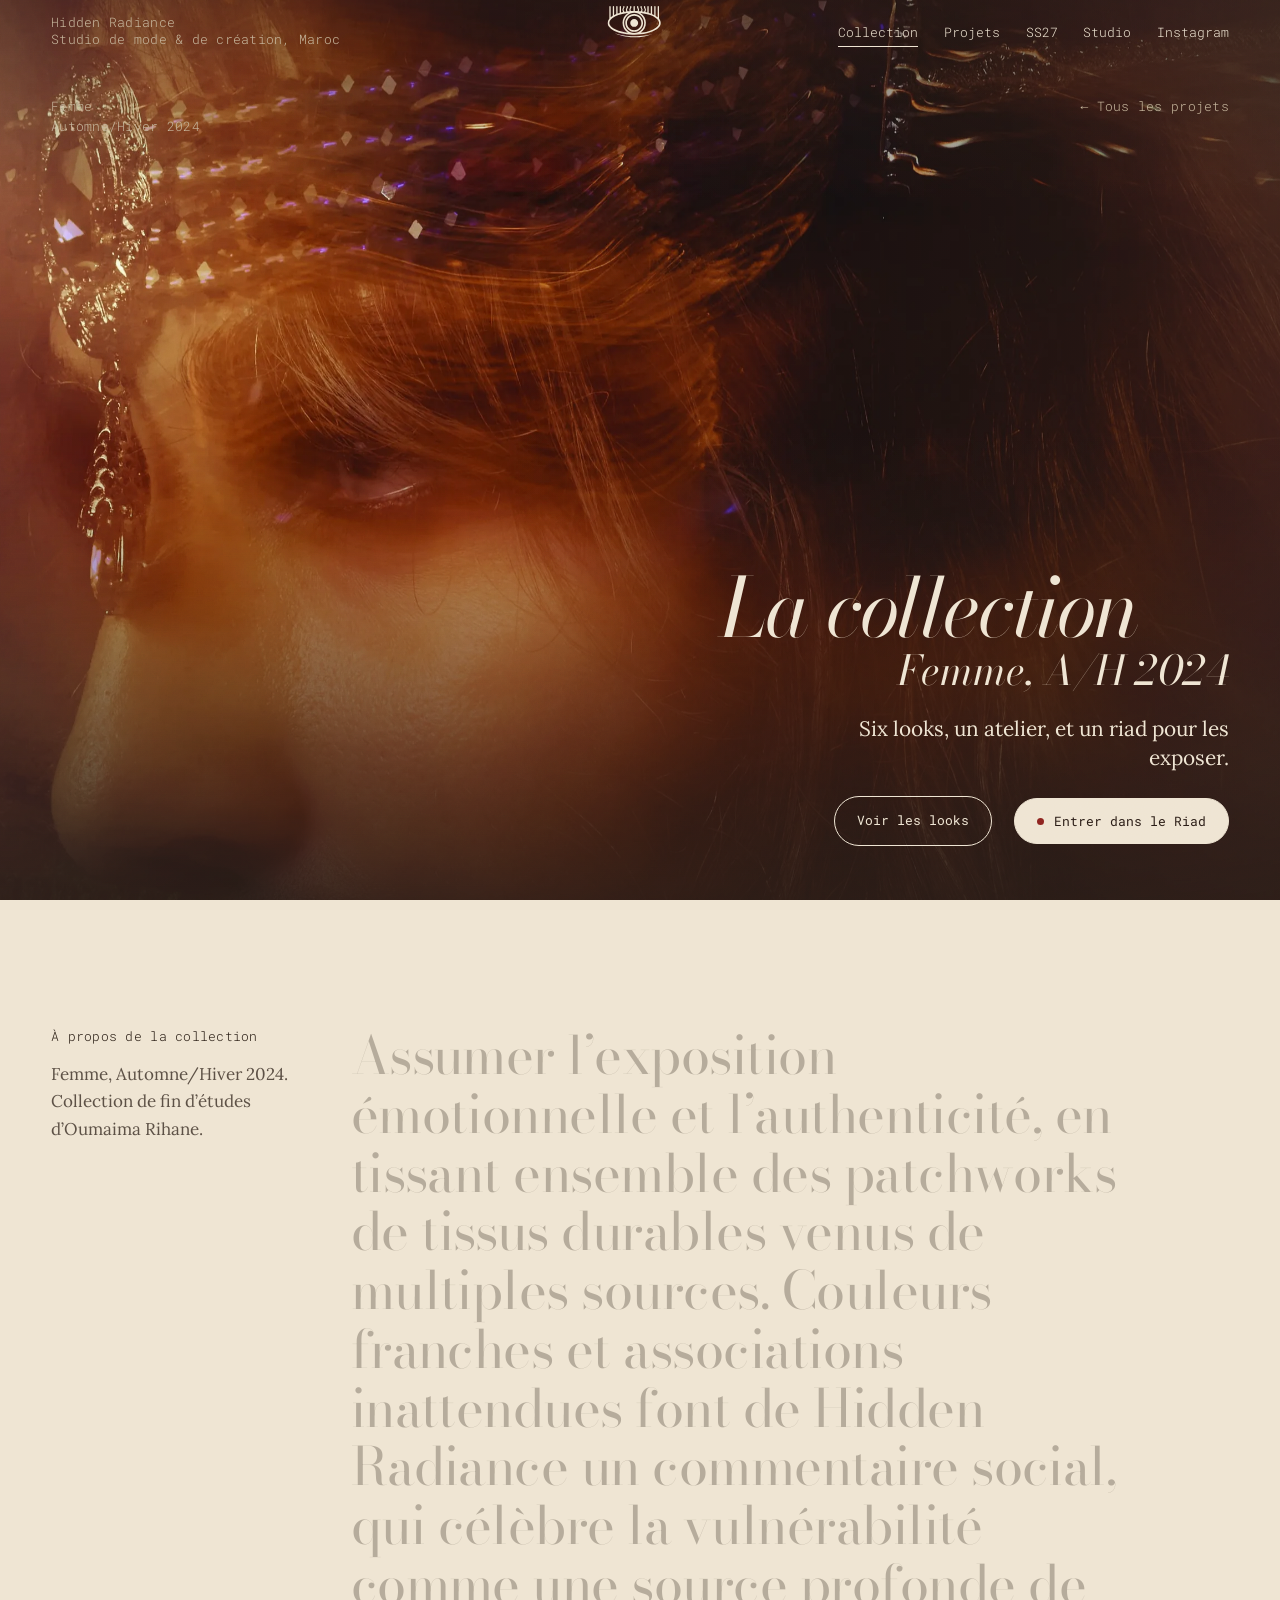
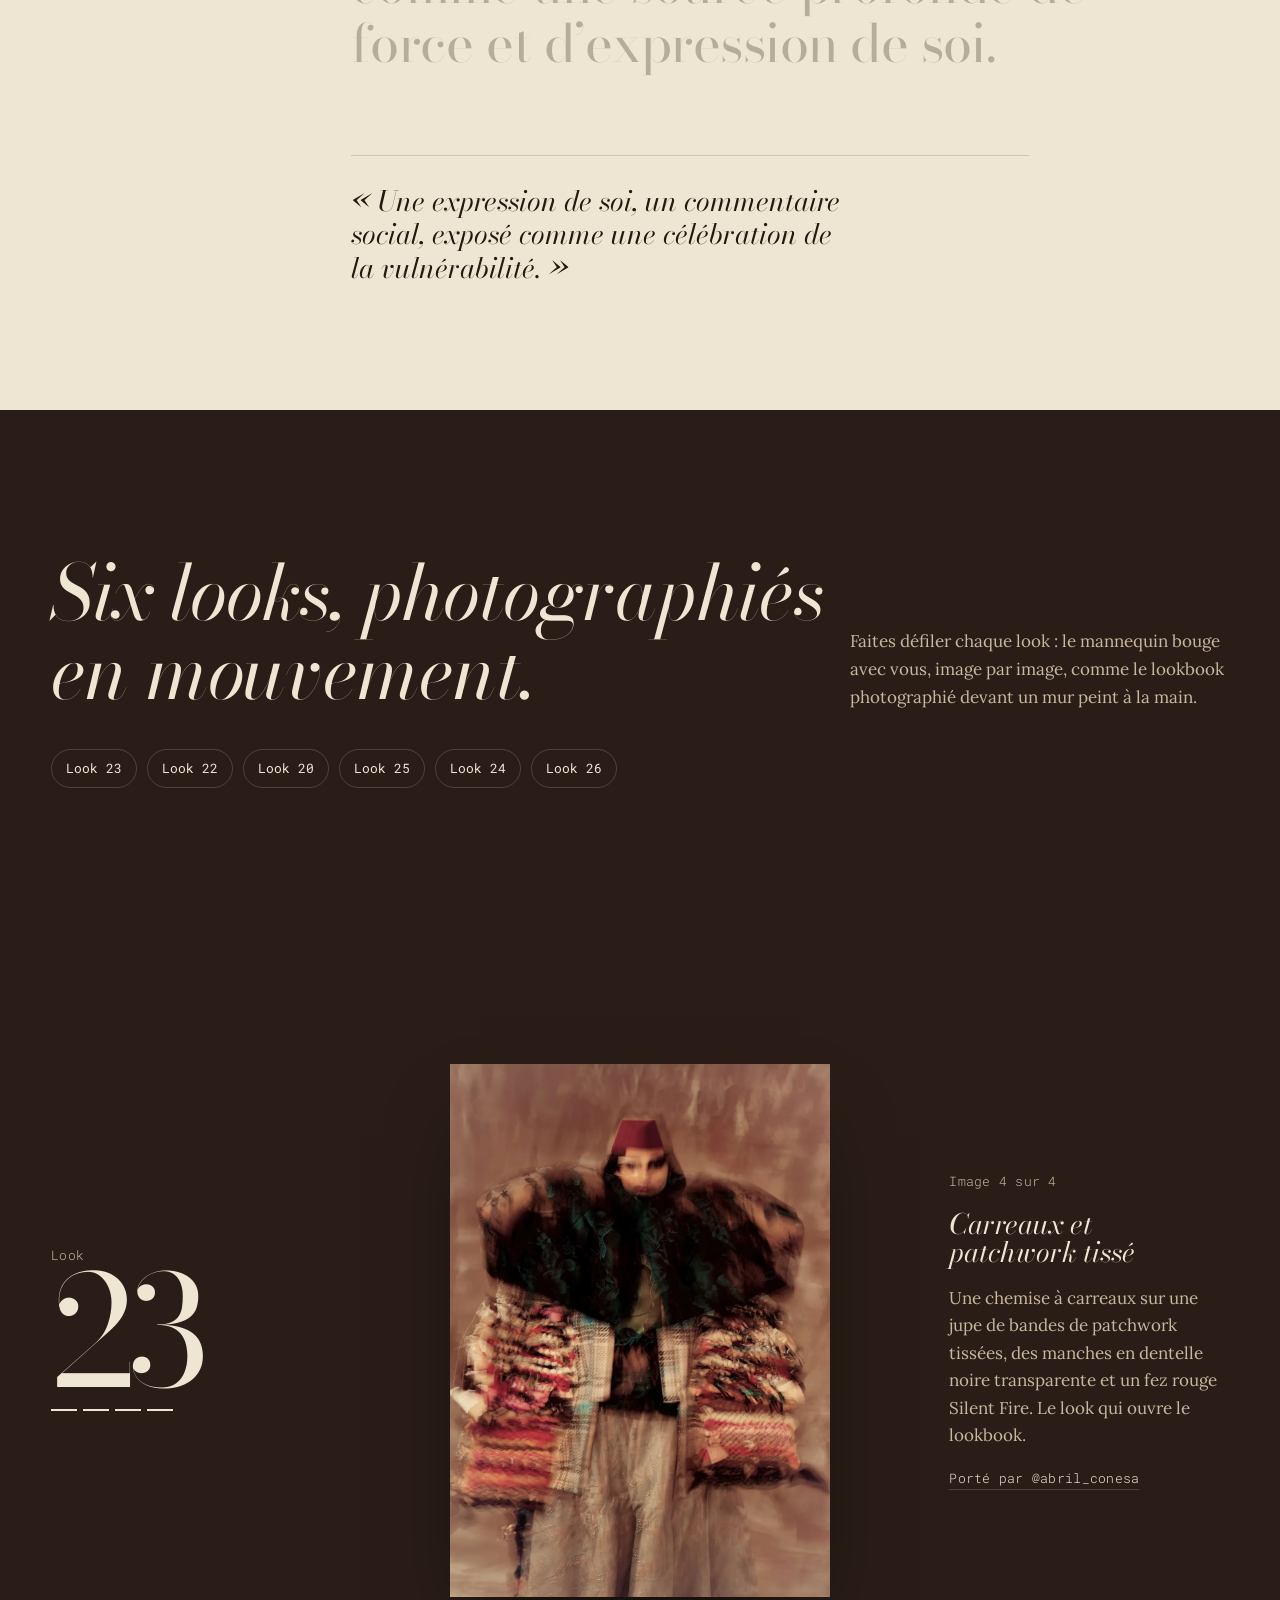
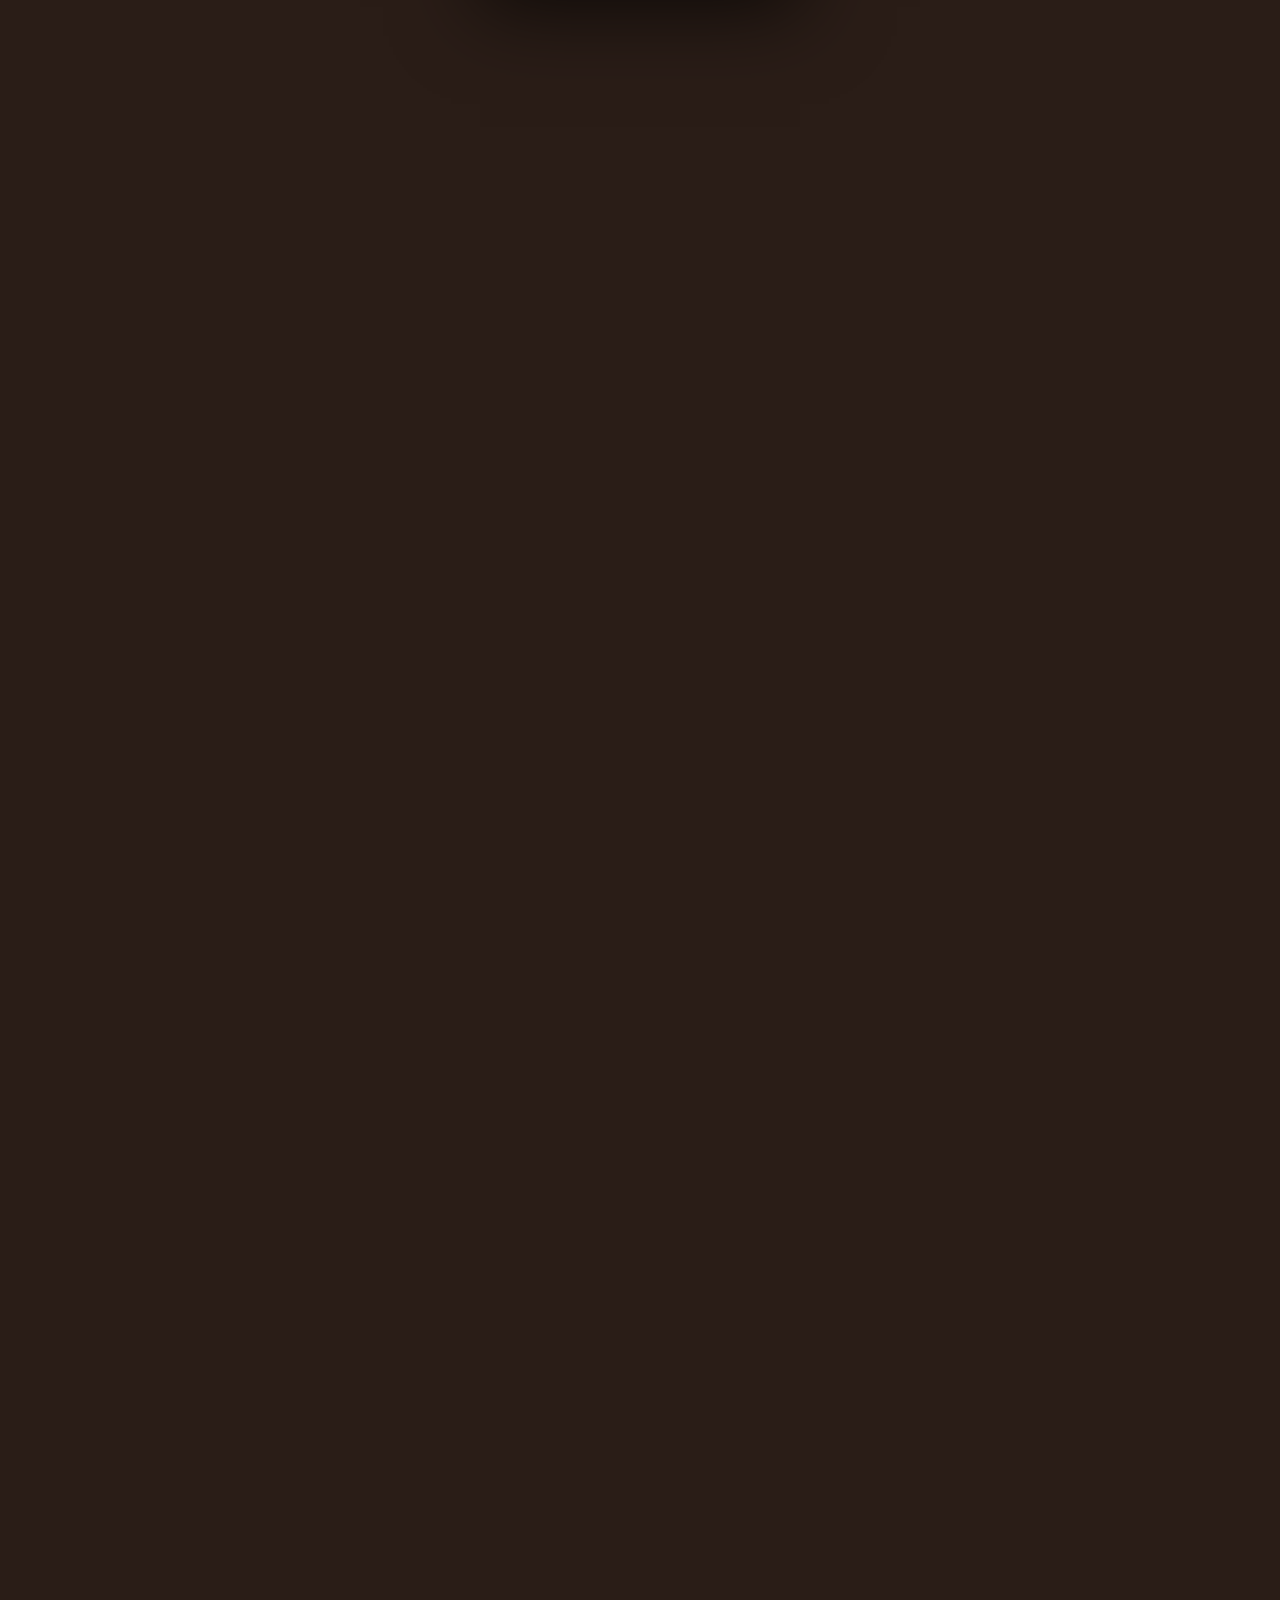
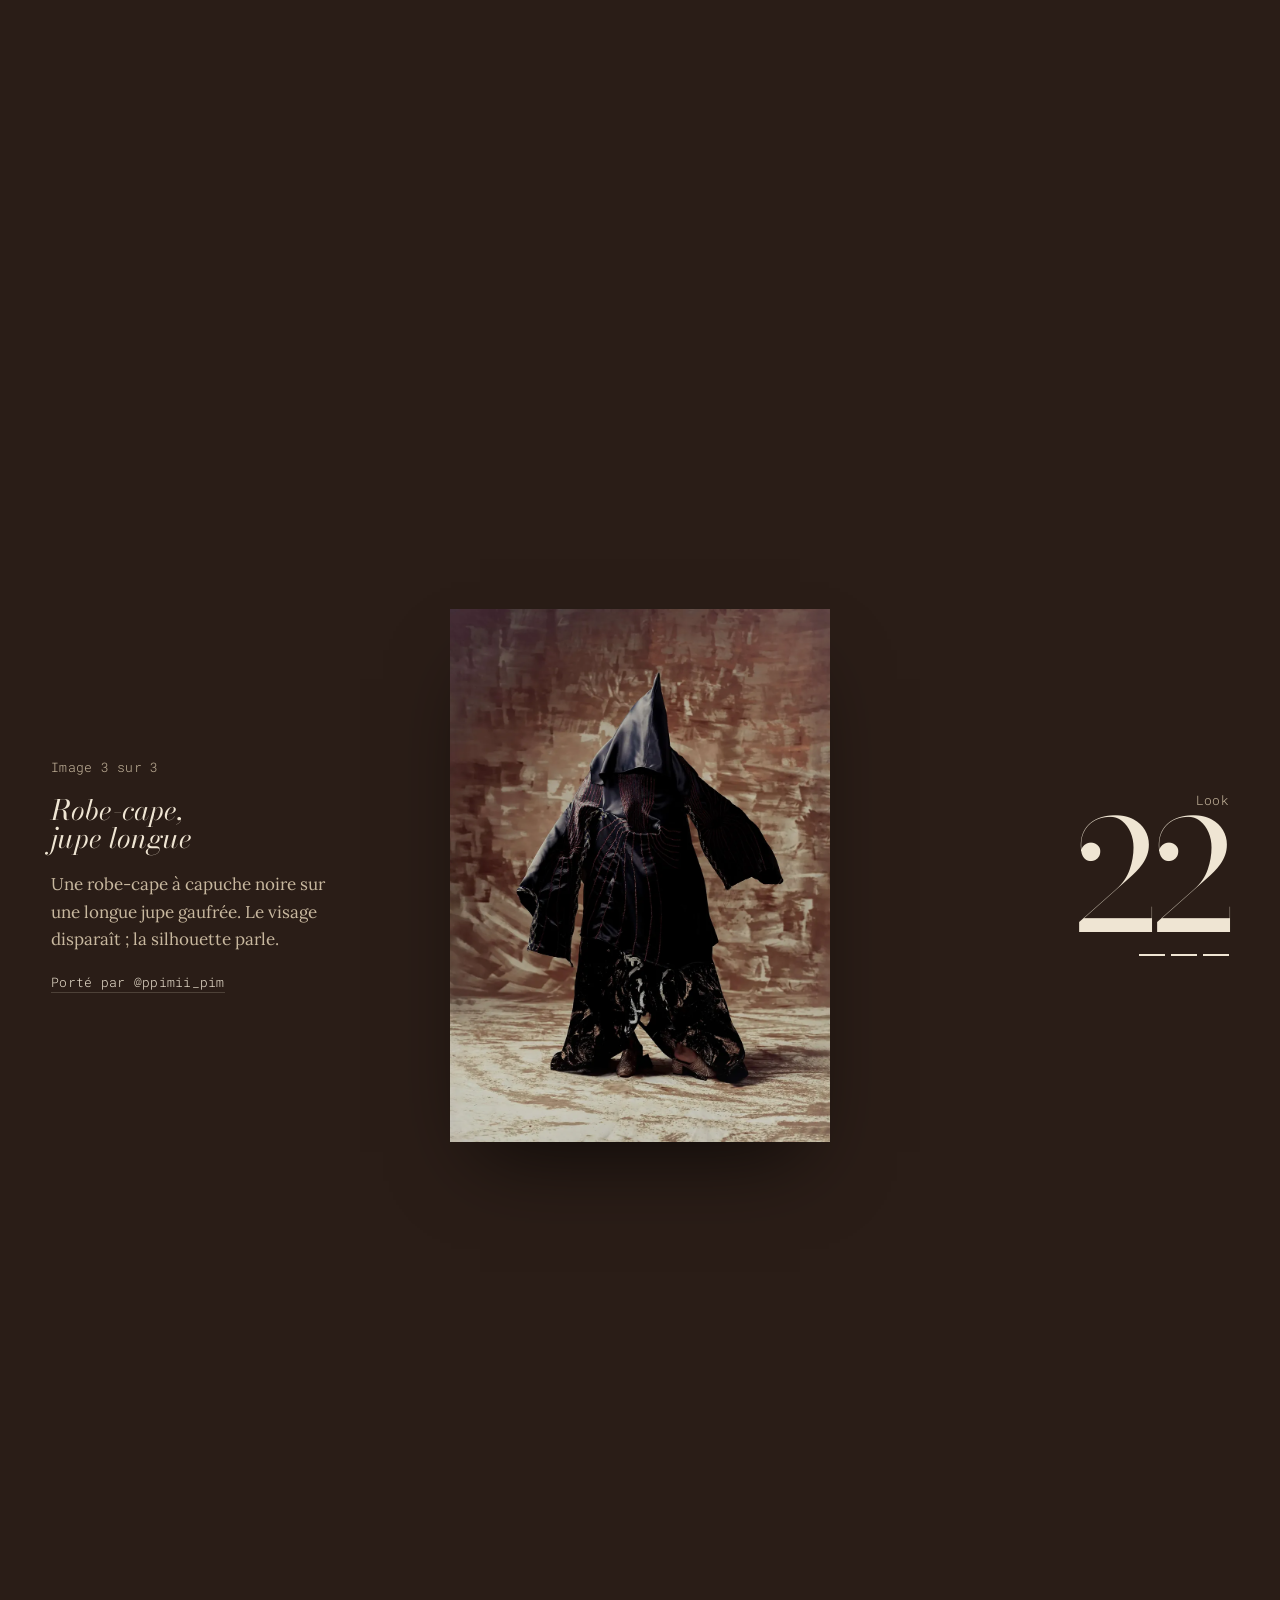
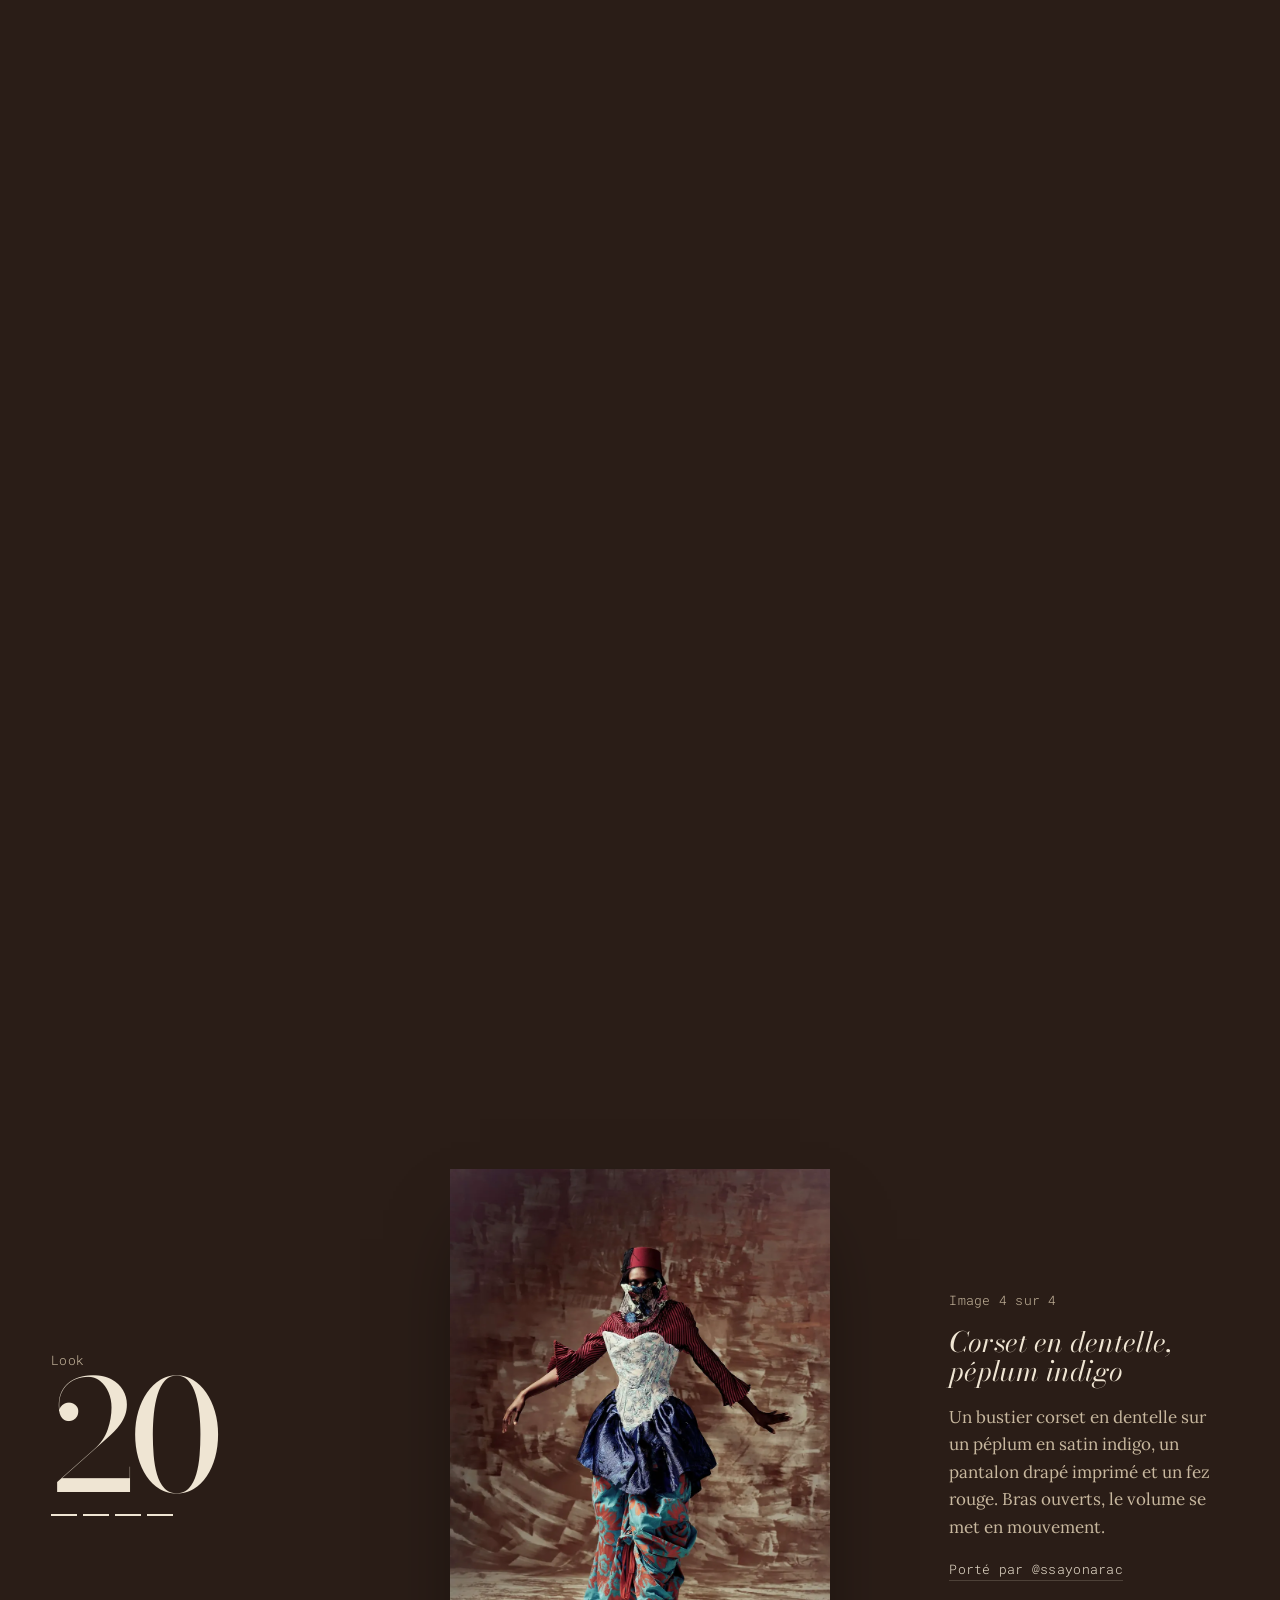
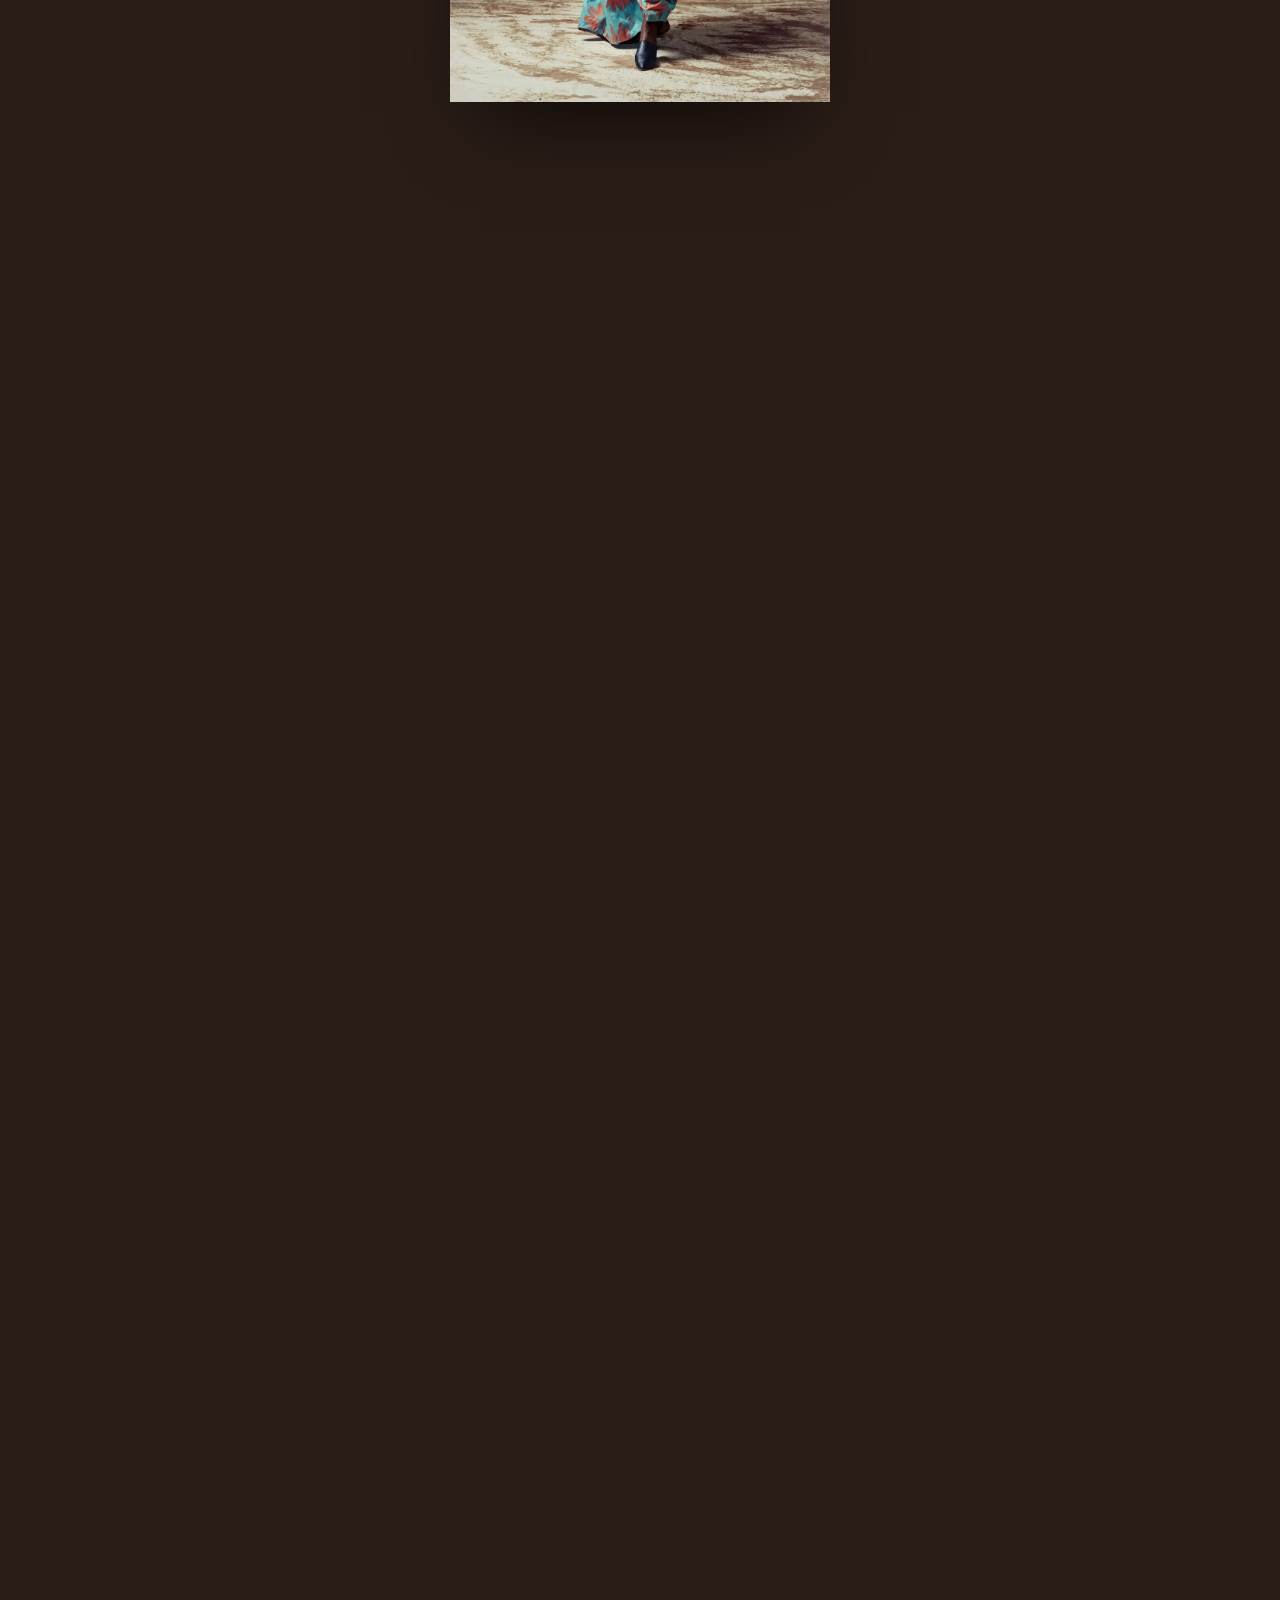
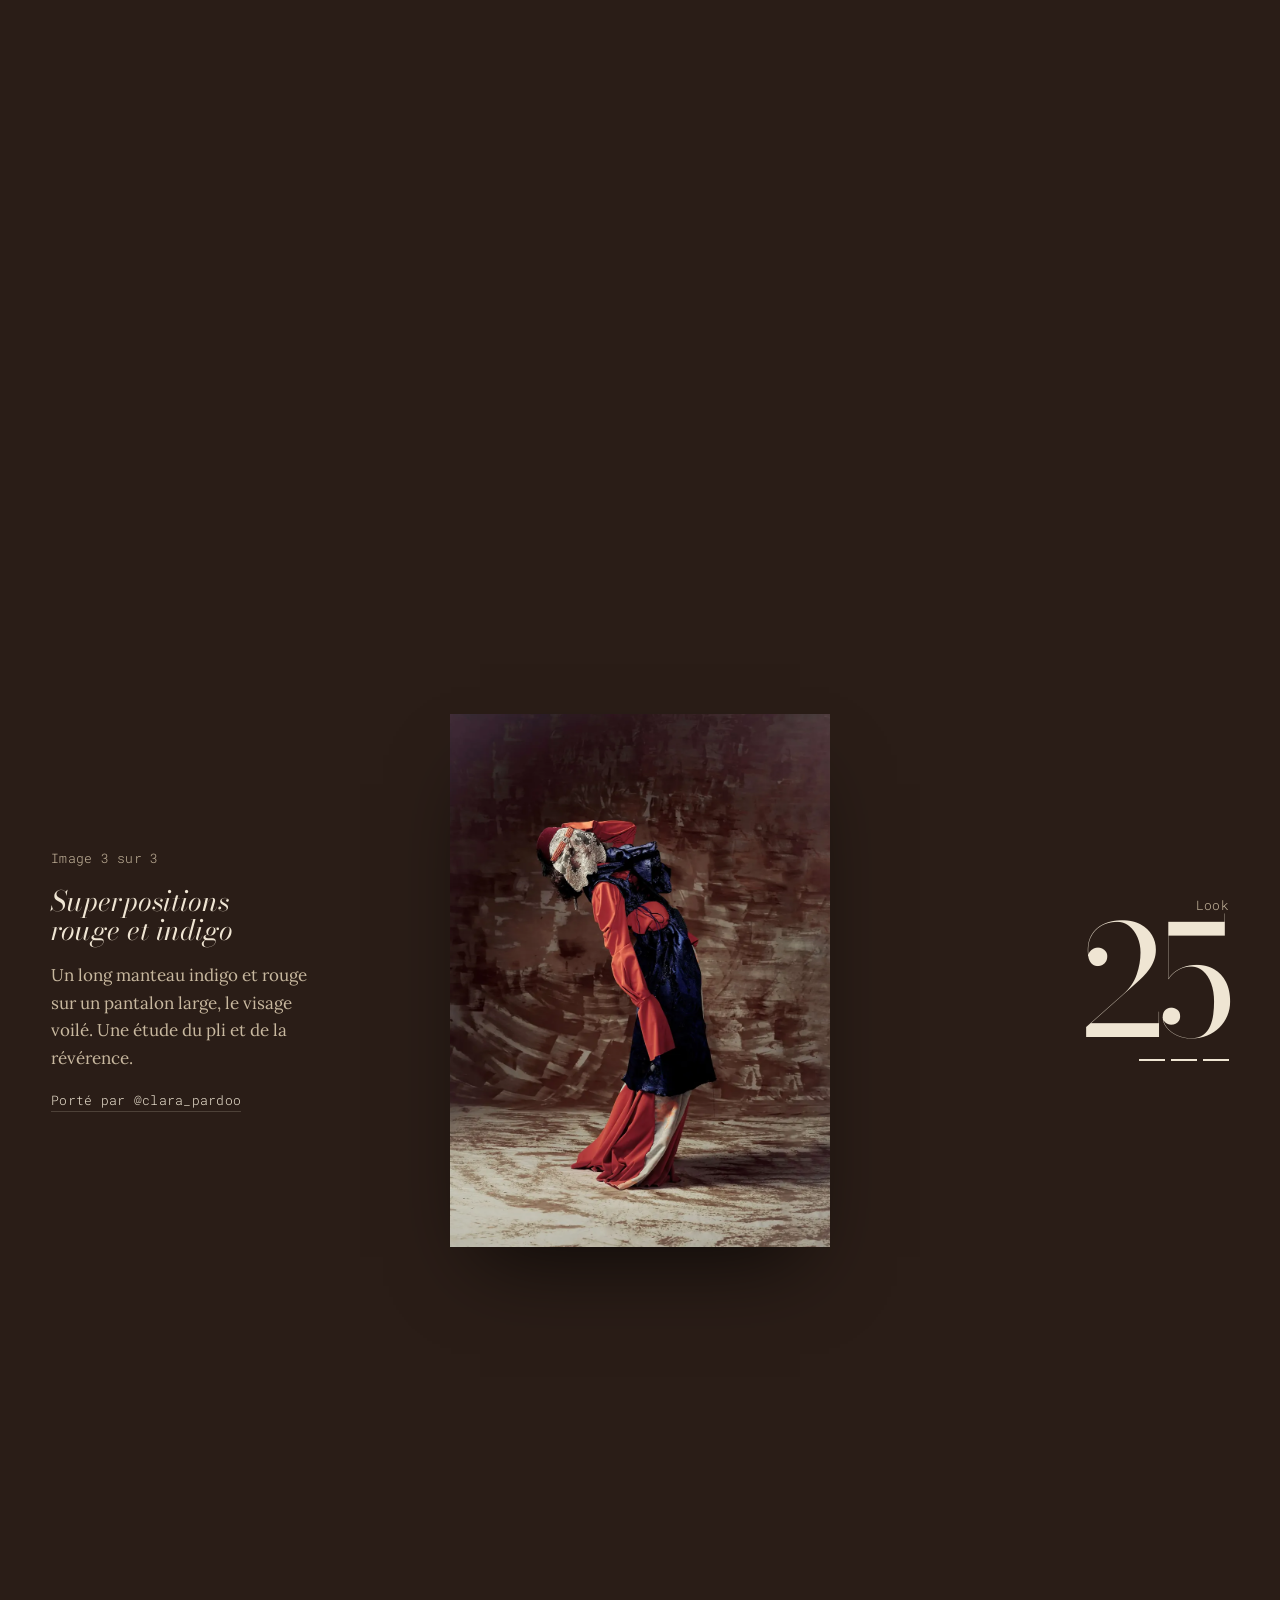
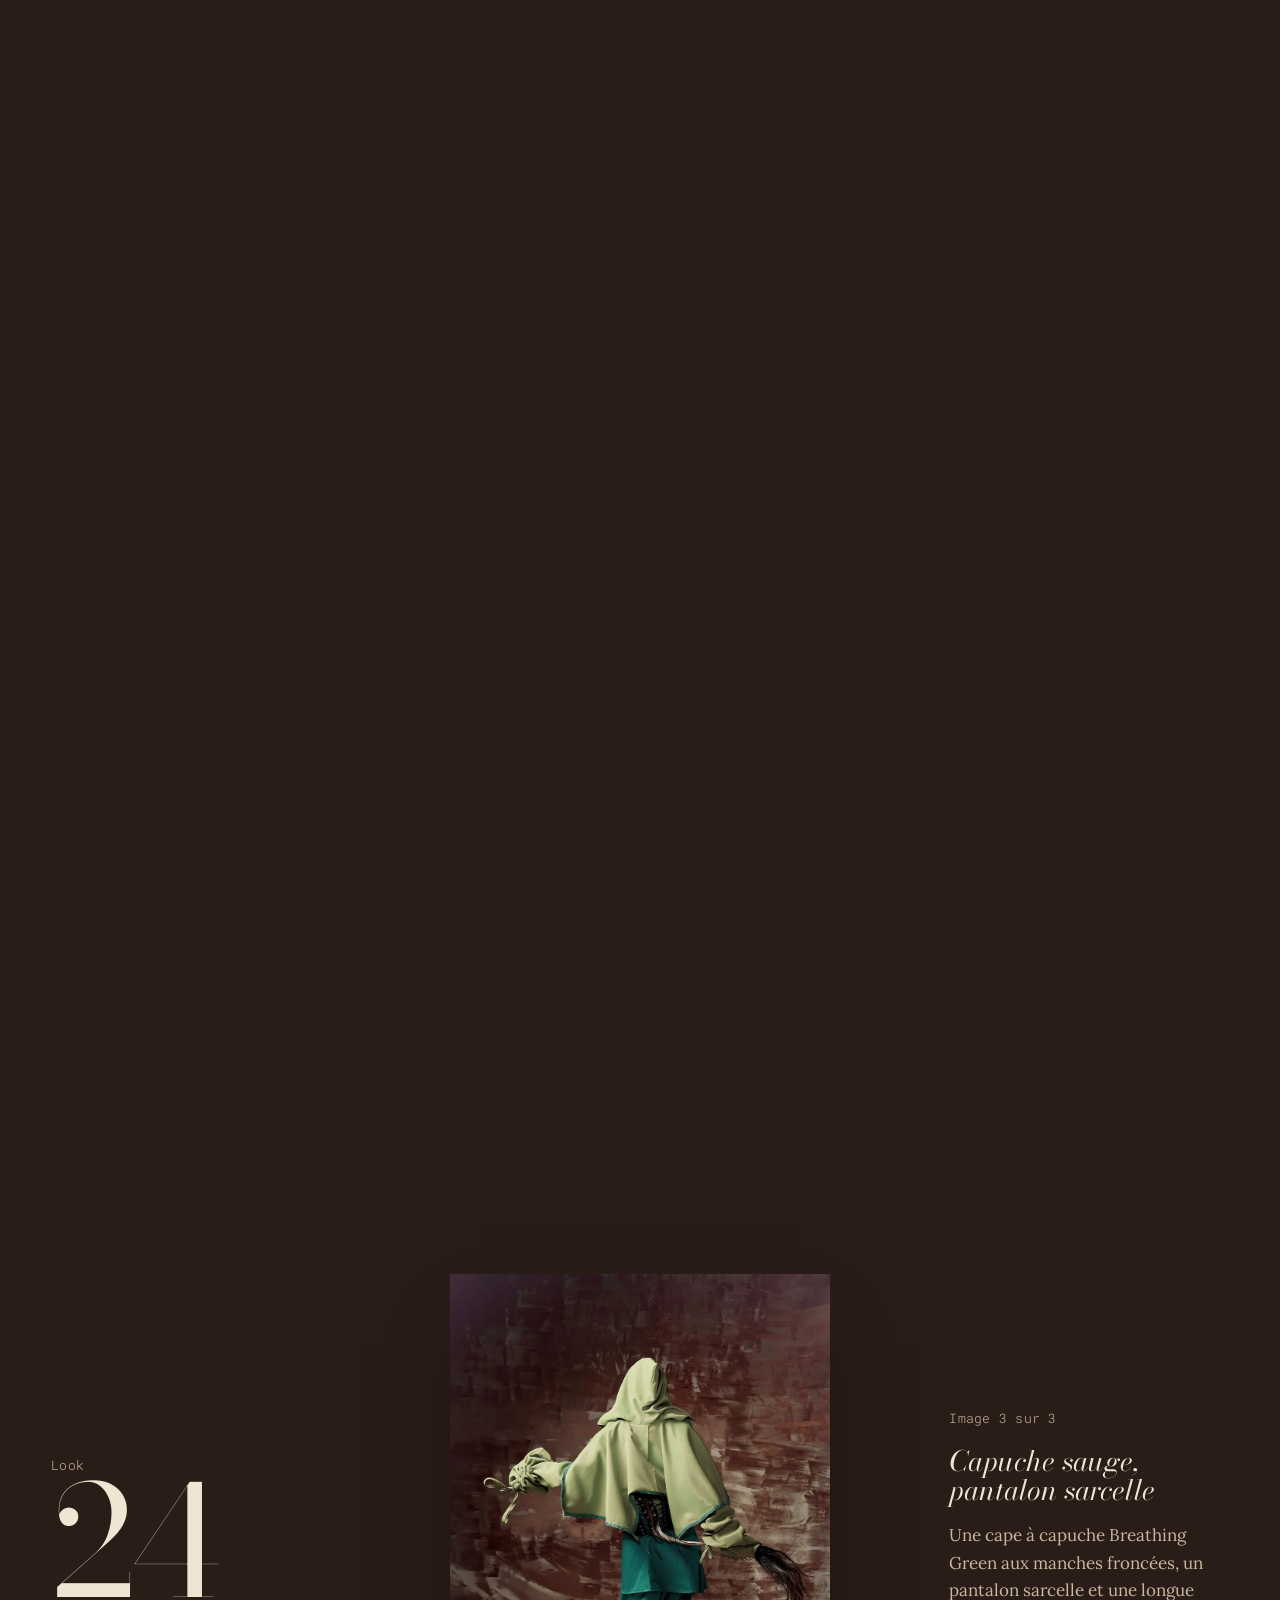
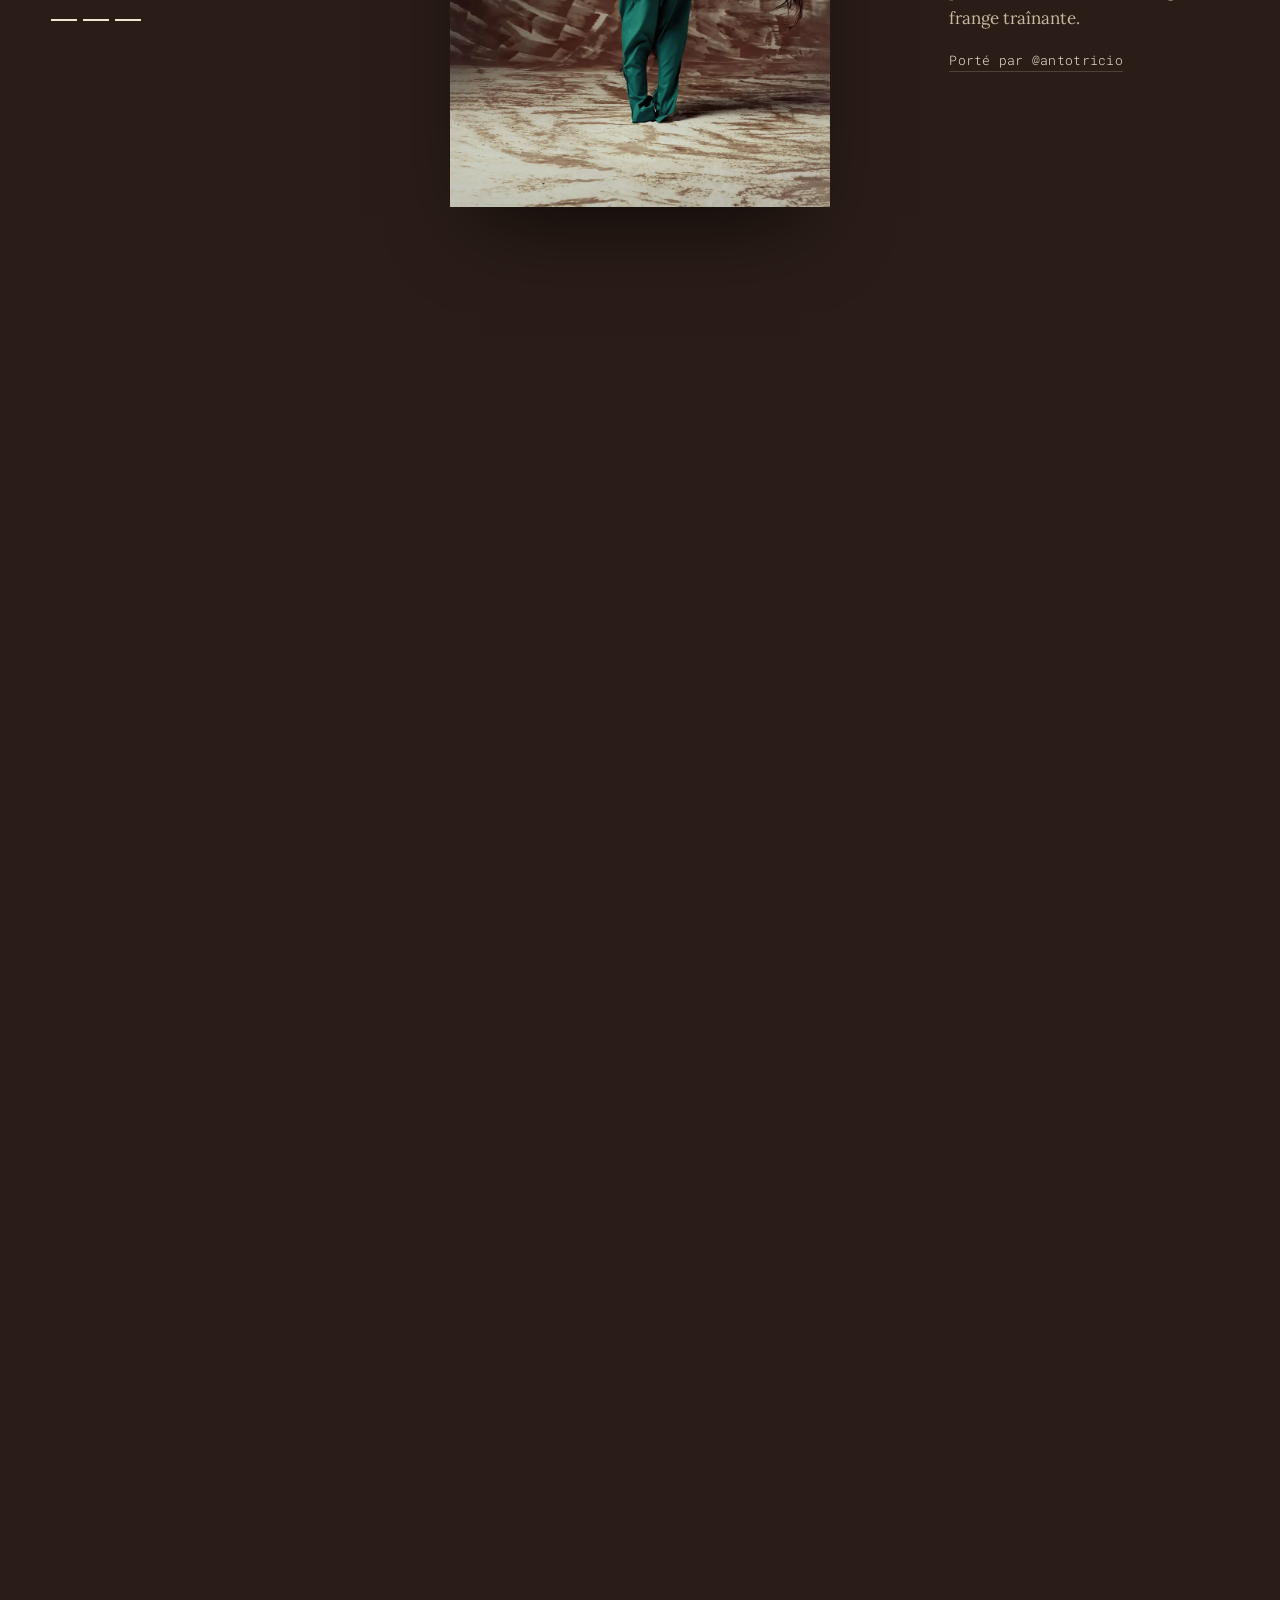
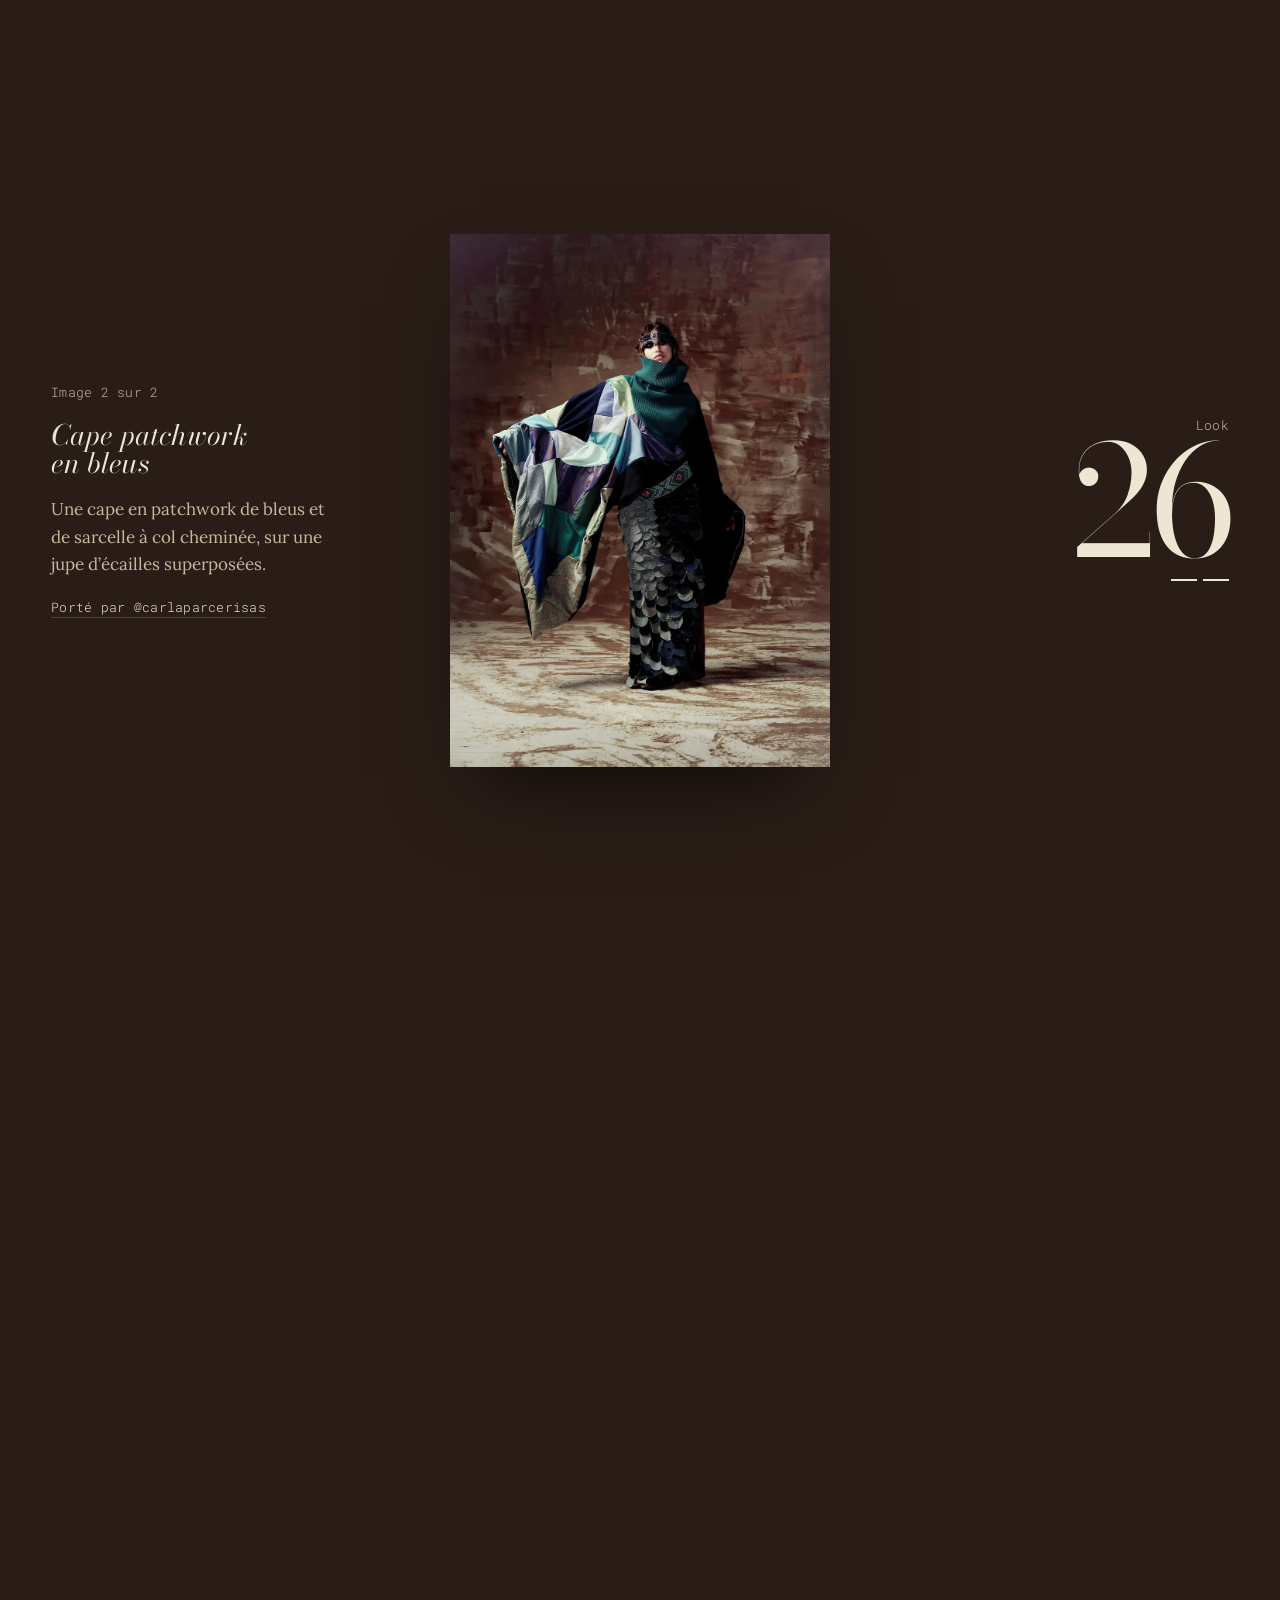
<file: collection.html>
<!doctype html>
<html lang="fr">
<head>
<meta charset="utf-8">
<meta name="viewport" content="width=device-width, initial-scale=1, viewport-fit=cover">
<title>La collection, Hidden Radiance</title>
<meta name="description" content="Hidden Radiance, collection Femme Automne/Hiver 2024 d’Oumaima Rihane : six looks, la philosophie, l’atelier Raw Grace et Le Riad, galerie virtuelle.">
<link rel="icon" href="data:image/svg+xml,%3Csvg xmlns='http://www.w3.org/2000/svg' viewBox='0 0 64 64'%3E%3Crect width='64' height='64' rx='14' fill='%232a1d17'/%3E%3Cellipse cx='32' cy='34' rx='24' ry='12' fill='none' stroke='%23efe5d3' stroke-width='4'/%3E%3Ccircle cx='32' cy='34' r='8' fill='%23efe5d3'/%3E%3C/svg%3E">
<link rel="preconnect" href="https://fonts.googleapis.com"><link rel="preconnect" href="https://fonts.gstatic.com" crossorigin><link rel="stylesheet" href="https://fonts.googleapis.com/css2?family=Bodoni+Moda:ital,opsz,wght@0,6..96,400..600;1,6..96,400..600&family=Lora:ital,wght@0,400;0,500;1,400&family=Roboto+Mono:wght@300;400&display=swap">
<link rel="stylesheet" href="assets/site.css">

<style>
/* ---------- Hero ---------- */
.hero{position:relative;height:min(100svh,1000px);min-height:560px;overflow:hidden;isolation:isolate}
.hero picture,.hero .hero-img{position:absolute;inset:-6% 0 0 0;height:112%;width:100%;object-fit:cover;object-position:0% 78%;z-index:-2;will-change:transform}
.hero::after{content:"";position:absolute;inset:0;z-index:-1;background:
  linear-gradient(180deg,rgba(42,29,23,.45) 0%,rgba(42,29,23,0) 22%,rgba(42,29,23,0) 48%,rgba(42,29,23,.88) 100%),
  linear-gradient(270deg,rgba(42,29,23,.6),rgba(42,29,23,0) 60%)}
.hero-inner{position:absolute;left:0;right:0;bottom:0;padding:0 var(--gutter) clamp(28px,6vh,64px);display:grid;grid-template-columns:repeat(12,1fr);gap:0 20px;align-items:end}
.hero h1{grid-column:4/-1;text-align:right;font-size:var(--s5);font-style:italic;font-weight:400;line-height:.84;letter-spacing:-.025em;margin-bottom:clamp(18px,3vh,30px)}
.hero h1 span{display:block}
.hero h1 span:first-child{padding-right:1.1em}
.hero .lede{grid-column:8/-1;justify-self:end;text-align:right;font-size:var(--s1);line-height:1.4;max-width:30ch}
.hero .lede em{font-style:italic;color:var(--still)}
.hero .ctas{grid-column:1/-1;grid-row:3;display:flex;gap:12px 22px;flex-wrap:wrap;justify-content:flex-end;align-items:center;margin-top:24px}
.btn{display:inline-flex;align-items:center;gap:10px;font-family:var(--mono);font-size:.84rem;font-weight:400;text-decoration:none;padding:13px 22px;border-radius:999px;border:1px solid var(--still);color:var(--still);background:transparent;cursor:pointer;transition:background .3s,color .3s}
.btn:hover{background:var(--still);color:var(--umber)}
.btn.solid{background:var(--still);color:var(--umber)}
.btn.solid:hover{background:transparent;color:var(--still)}
.btn .dot{width:7px;height:7px;border-radius:50%;background:var(--fire)}
.hero .meta{position:absolute;top:calc(96px + env(safe-area-inset-top,0px));left:var(--gutter);text-align:left;color:var(--soft);line-height:1.6}
@media (max-width:760px){
  .hero{height:auto;min-height:0;aspect-ratio:auto;padding-top:62svh}
  .hero .hero-img{object-position:4% 80%;height:76svh;inset:0 0 auto 0}
  .hero::after{background:linear-gradient(180deg,rgba(42,29,23,.35) 0%,rgba(42,29,23,0) 25%,rgba(42,29,23,.4) 50%,var(--umber) 78%)}
  .hero-inner{position:relative;padding-bottom:36px}
  .hero h1{grid-column:1/-1;text-align:left}
  .hero h1 span:first-child{padding-right:0}
  .hero h1 span:last-child{padding-left:.6em}
  .hero .lede{grid-column:1/-1;justify-self:start;text-align:left}
  .hero .ctas{grid-column:1/-1;justify-content:flex-start;margin-top:22px}
  .hero .meta{display:none}
}

/* ---------- Statement (Still Light page) ---------- */
.statement{background:var(--still);color:var(--ink);padding-block:clamp(80px,14vh,160px)}
.statement .grid{display:grid;grid-template-columns:repeat(12,1fr);gap:28px 20px}
.statement .side{grid-column:1/span 3;display:flex;flex-direction:column;gap:14px;color:rgba(36,24,15,.72)}
.statement .side .mono{color:var(--ink)}
.statement .big{grid-column:4/-1;font-family:var(--display);font-size:clamp(1.9rem,4.1vw,3.6rem);line-height:1.12;letter-spacing:-.01em;max-width:24ch}
.statement .big .w{color:rgba(36,24,15,.28);transition:color .5s}
.statement .big .w.lit{color:var(--ink)}
.statement .quote{grid-column:4/span 7;display:grid;grid-template-columns:auto 1fr;gap:22px;align-items:center;margin-top:clamp(30px,6vh,70px);padding-top:28px;border-top:1px solid var(--line-ink)}
.statement .quote img{width:clamp(90px,12vw,150px)}
.statement .quote p{font-style:italic;font-size:var(--s1);line-height:1.45;max-width:34ch}
@media (max-width:760px){.statement .side,.statement .big,.statement .quote{grid-column:1/-1}.statement .quote{grid-template-columns:1fr}}

/* ---------- Collection ---------- */
.coll-head{padding-block:clamp(90px,16vh,170px) clamp(40px,8vh,80px);display:grid;grid-template-columns:repeat(12,1fr);gap:20px}
.coll-head h2{grid-column:1/span 8;font-size:var(--s4);font-style:italic;letter-spacing:-.015em}
.coll-head p{grid-column:9/-1;align-self:end;color:var(--soft);max-width:34ch}
.coll-index{grid-column:1/-1;display:flex;gap:10px;flex-wrap:wrap;margin-top:18px}
.coll-index a{font-family:var(--mono);font-size:.82rem;text-decoration:none;padding:8px 14px;border:1px solid var(--line);border-radius:99px}
.coll-index a:hover{border-color:var(--still)}
@media (max-width:760px){.coll-head h2,.coll-head p{grid-column:1/-1}}

.look{position:relative}
.look-stage{position:sticky;top:0;height:100svh;display:grid;grid-template-columns:repeat(12,1fr);gap:20px;align-items:center;padding-inline:var(--gutter);padding-block:calc(70px + env(safe-area-inset-top,0px)) 30px}
.look .frames{position:relative;grid-column:5/span 4;height:min(78svh,calc((100vw/12)*4*1.25));aspect-ratio:4/5;max-width:100%;justify-self:center;box-shadow:0 40px 80px -30px rgba(0,0,0,.7)}
.look .frames img{position:absolute;inset:0;width:100%;height:100%;object-fit:cover;opacity:0}
.look .frames img.on{opacity:1}
.look .num{grid-column:1/span 4;align-self:center;display:flex;flex-direction:column;gap:16px}
.look .num .n{font-family:var(--display);font-size:clamp(4.5rem,12vw,12rem);line-height:.8;letter-spacing:-.04em;font-weight:400}
.look .num .n small{display:block;font-size:var(--s-1);font-family:var(--mono);font-weight:300;letter-spacing:.02em;margin-bottom:10px;color:var(--soft)}
.look .info{grid-column:10/-1;display:flex;flex-direction:column;gap:18px;align-self:center;max-width:30ch}
.look .info h3{font-size:var(--s2);font-style:italic}
.look .info p{color:var(--soft)}
.look .ticks{display:flex;gap:6px}
.look .ticks i{display:block;width:26px;height:2px;background:var(--line);transition:background .2s}
.look .ticks i.on{background:var(--still)}
.look .model{text-decoration:none;border-bottom:1px solid var(--line);align-self:flex-start}
.look:nth-of-type(even) .num{grid-column:9/-1;grid-row:1;text-align:right;align-items:flex-end}
.look:nth-of-type(even) .frames{grid-column:5/span 4;grid-row:1}
.look:nth-of-type(even) .info{grid-column:1/span 3;grid-row:1}
@media (max-width:900px){
  .look-stage{grid-template-columns:1fr 1fr;grid-template-rows:auto 1fr;align-items:start;padding-block:calc(64px + env(safe-area-inset-top,0px)) 20px;gap:14px 16px}
  .look .frames,.look:nth-of-type(even) .frames{grid-column:1/-1;grid-row:2;height:auto;width:min(100%,calc((100svh - 230px)*.8));aspect-ratio:4/5}
  .look .num,.look:nth-of-type(even) .num{grid-column:1;grid-row:1;text-align:left;align-items:flex-start}
  .look .num .n{font-size:3.6rem}
  .look .info,.look:nth-of-type(even) .info{grid-column:2;grid-row:1;gap:8px;font-size:.92rem}
  .look .info h3{font-size:1.2rem}
  .look .info p{display:none}
}

/* ---------- Chapters ---------- */
.chapters{padding-block:clamp(80px,14vh,150px);display:flex;flex-direction:column;gap:clamp(70px,12vh,140px)}
.chapter{display:grid;grid-template-columns:repeat(12,1fr);gap:24px 20px;align-items:center}
.chapter figure{margin:0;grid-column:1/span 6;position:relative;overflow:hidden}
.chapter figure img{width:100%;aspect-ratio:4/5;object-fit:cover;transition:transform 1.4s cubic-bezier(.2,.7,.2,1)}
.chapter figure:hover img{transform:scale(1.035)}
.chapter figure::after{content:"";position:absolute;inset:0;background:var(--tone);mix-blend-mode:color;opacity:.0;transition:opacity .8s}
.chapter figure:hover::after{opacity:.35}
.chapter .txt{grid-column:8/span 5;display:flex;flex-direction:column;gap:22px}
.chapter .swatch{display:flex;align-items:center;gap:12px;color:var(--soft)}
.chapter .swatch i{width:28px;height:28px;border-radius:50%;background:var(--tone);box-shadow:inset 0 0 0 1px var(--line)}
.chapter h2{font-size:var(--s4);font-style:italic;letter-spacing:-.015em}
.chapter .txt p{font-size:var(--s1);line-height:1.5;max-width:36ch}
.chapter.flip figure{grid-column:7/span 6;grid-row:1}
.chapter.flip .txt{grid-column:1/span 5;grid-row:1}
@media (max-width:760px){.chapter figure,.chapter.flip figure,.chapter .txt,.chapter.flip .txt{grid-column:1/-1;grid-row:auto}}

/* ---------- Le Riad teaser ---------- */
.riad{position:relative;background:var(--depth);overflow:hidden;padding-block:clamp(80px,14vh,150px)}
.riad .grid{display:grid;grid-template-columns:repeat(12,1fr);gap:30px 20px;align-items:center}
.riad .arch{grid-column:1/span 5;position:relative;width:100%;aspect-ratio:3/4.3;max-width:100%;display:block}
.riad .arch .portal{position:absolute;inset:0;clip-path:url(#horseshoe);background:#1c1612}
.riad .arch .portal img{width:100%;height:100%;object-fit:cover;transform:scale(1.08);transition:transform 2s cubic-bezier(.2,.7,.2,1)}
.riad .arch:hover .portal img{transform:scale(1.16)}
.riad .arch svg.outline{position:absolute;inset:-14px;width:calc(100% + 28px);height:calc(100% + 28px);overflow:visible}
.riad .txt{grid-column:7/-1;display:flex;flex-direction:column;gap:24px}
.riad h2{font-size:clamp(3rem,9vw,8rem);font-style:italic;letter-spacing:-.03em;line-height:.85}
.riad .txt p{font-size:var(--s1);line-height:1.5;max-width:36ch}
.riad dl{display:grid;grid-template-columns:auto 1fr;gap:8px 18px;margin:0;color:var(--soft)}
.riad dt{font-family:var(--mono);font-size:.8rem;color:var(--still);padding-top:3px}
.riad dd{margin:0}
.riad .zellij{position:absolute;right:-120px;top:-120px;width:420px;height:420px;opacity:.12;pointer-events:none}
@media (max-width:760px){.riad .arch,.riad .txt{grid-column:1/-1}.riad .arch{width:78%;justify-self:center}}

/* ---------- Atelier ---------- */
.atelier{background:var(--still);color:var(--ink);padding-block:clamp(80px,14vh,150px)}
.atelier .grid{display:grid;grid-template-columns:repeat(12,1fr);gap:28px 20px}
.atelier .head{grid-column:1/span 5;display:flex;flex-direction:column;gap:20px}
.atelier h2{font-size:var(--s4);font-style:italic;letter-spacing:-.015em}
.atelier .head p{font-size:var(--s1);line-height:1.5;max-width:34ch}
.atelier .head .mono{color:rgba(36,24,15,.7)}
.atelier figure{grid-column:6/-1;margin:0;display:flex;flex-direction:column;gap:12px}
.atelier figure .sheet{background:#fff;padding:clamp(8px,1.4vw,18px);box-shadow:0 30px 60px -30px rgba(36,24,15,.45);overflow:hidden;cursor:zoom-in}
.atelier figure .sheet img{transition:transform .8s}
.atelier figure.zoom .sheet{cursor:zoom-out}
.atelier figure.zoom .sheet img{transform:scale(1.7);transform-origin:var(--zx,50%) var(--zy,50%)}
.atelier figcaption{display:flex;justify-content:space-between;gap:16px;flex-wrap:wrap;color:rgba(36,24,15,.72)}
.sheet-tabs{display:flex;gap:8px}
.sheet-tabs button{font-family:var(--mono);font-size:.78rem;background:none;border:1px solid var(--line-ink);color:var(--ink);padding:6px 12px;border-radius:99px;cursor:pointer}
.sheet-tabs button[aria-pressed="true"]{background:var(--ink);color:var(--still)}
.soul{grid-column:1/-1;display:grid;grid-template-columns:repeat(12,1fr);gap:20px;margin-top:clamp(50px,10vh,110px);padding-top:40px;border-top:1px solid var(--line-ink)}
.soul h3{grid-column:1/span 5;font-size:clamp(2.2rem,5vw,4.4rem);font-style:italic;line-height:.95}
.soul h3 s{text-decoration-thickness:2px;text-decoration-color:var(--fire);color:rgba(36,24,15,.4)}
.soul .pairs{grid-column:7/-1;display:grid;grid-template-columns:1fr auto 1fr;gap:10px 18px;align-items:baseline;font-family:var(--display);font-size:clamp(1.15rem,2vw,1.6rem)}
.soul .pairs span:nth-child(3n+2){font-family:var(--mono);font-size:.78rem;color:rgba(36,24,15,.55)}
.soul .pairs span:nth-child(3n){text-align:right;font-style:italic}
.soul .pairs .end{grid-column:1/-1;font-style:italic;margin-top:14px;padding-top:14px;border-top:1px solid var(--line-ink);font-size:var(--s1);font-family:var(--body)}
@media (max-width:760px){.atelier .head,.atelier figure,.soul h3,.soul .pairs{grid-column:1/-1}}

/* ---------- Closing & footer ---------- */
.closing{position:relative;min-height:min(92svh,860px);display:grid;align-items:end;overflow:hidden;isolation:isolate;padding-block:120px 60px}
.closing img{position:absolute;inset:0;width:100%;height:100%;object-fit:cover;object-position:50% 30%;z-index:-2}
.closing::after{content:"";position:absolute;inset:0;z-index:-1;background:linear-gradient(180deg,rgba(42,29,23,.25),rgba(42,29,23,.92) 85%)}
.closing blockquote{margin:0;max-width:22ch;font-family:var(--display);font-style:italic;font-size:clamp(2rem,4.6vw,4.2rem);line-height:1.06;letter-spacing:-.01em}
.closing cite{display:block;margin-top:22px;font-style:normal;color:var(--soft)}
.closing .ctas{display:flex;flex-wrap:wrap;gap:14px;margin-top:40px}
/* ---------- Museum ---------- */
#museum{position:fixed;inset:0;z-index:90;background:#140f0c;color:var(--still);touch-action:none;user-select:none;-webkit-user-select:none}
#mCanvas{display:block;width:100%;height:100%;cursor:grab}
#mCanvas.drag{cursor:grabbing}
#mCanvas.hot{cursor:pointer}
.m-top{position:absolute;top:0;left:0;right:0;display:flex;justify-content:space-between;align-items:flex-start;gap:12px;padding:calc(16px + env(safe-area-inset-top,0px)) var(--gutter) 0;pointer-events:none}
.m-top > *{pointer-events:auto}
.m-where{display:flex;flex-direction:column;gap:2px;text-shadow:0 1px 12px rgba(0,0,0,.6)}
.m-where b{font-family:var(--display);font-style:italic;font-weight:400;font-size:clamp(1.3rem,2.4vw,1.9rem)}
.m-where span{color:var(--soft)}
.m-tools{display:flex;gap:8px;align-items:center}
.m-btn{font-family:var(--mono);font-size:.78rem;background:rgba(20,15,12,.55);backdrop-filter:blur(8px);-webkit-backdrop-filter:blur(8px);color:var(--still);border:1px solid var(--line);padding:9px 14px;border-radius:99px;cursor:pointer;white-space:nowrap}
.m-btn:hover{border-color:var(--still)}
.m-btn[aria-pressed="true"]{background:var(--still);color:var(--umber)}
#mmap{position:absolute;right:var(--gutter);bottom:calc(92px + env(safe-area-inset-bottom,0px));width:132px;height:132px;border-radius:6px;background:rgba(20,15,12,.55);backdrop-filter:blur(8px);-webkit-backdrop-filter:blur(8px);border:1px solid var(--line)}
.m-bottom{position:absolute;left:0;right:0;bottom:0;display:flex;justify-content:center;align-items:center;gap:10px;padding:0 var(--gutter) calc(22px + env(safe-area-inset-bottom,0px));pointer-events:none}
.m-bottom > *{pointer-events:auto}
.m-count{font-family:var(--mono);font-size:.78rem;color:var(--soft);min-width:6ch;text-align:center}
.m-label{position:absolute;left:var(--gutter);bottom:calc(92px + env(safe-area-inset-bottom,0px));width:min(360px,calc(100% - 2*var(--gutter) - 150px));background:rgba(239,229,211,.94);color:var(--ink);padding:18px 20px 20px;border-radius:2px;display:flex;flex-direction:column;gap:8px;transform:translateY(10px);opacity:0;transition:opacity .4s,transform .4s;pointer-events:none}
.m-label.show{opacity:1;transform:none}
.m-label .mono{color:rgba(36,24,15,.7)}
.m-label h3{font-size:1.5rem;font-style:italic}
.m-label p{font-size:.95rem;line-height:1.45}
.lid{position:absolute;left:0;right:0;height:0;background:#0d0907;z-index:5;pointer-events:none;transition:height .32s cubic-bezier(.6,0,.4,1)}
.lid.t{top:0}.lid.b{bottom:0}
#museum.blink .lid{height:50.5%}
.m-gate{position:absolute;inset:0;display:grid;place-items:center;background:radial-gradient(ellipse at center,rgba(20,15,12,.35),rgba(20,15,12,.85));z-index:4;padding:var(--gutter)}
.m-gate .card{max-width:440px;display:flex;flex-direction:column;gap:18px;text-align:left}
.m-gate h2{font-size:clamp(2.6rem,7vw,4.4rem);font-style:italic}
.m-gate ul{margin:0;padding:0;list-style:none;display:flex;flex-direction:column;gap:8px;color:var(--soft)}
.chapter .txt p.mono,.atelier .head p.mono{font-size:var(--s-1);line-height:1.7}
.m-gate li b{font-family:var(--mono);font-weight:400;font-size:.8rem;color:var(--still);margin-right:8px}
.m-gate .bar{height:2px;background:var(--line);position:relative;overflow:hidden}
.m-gate .bar i{position:absolute;inset:0 auto 0 0;width:0;background:var(--glow);transition:width .3s}
.m-gate .err{color:#f0b7a0}
.joy{position:absolute;left:calc(var(--gutter) + 6px);bottom:calc(96px + env(safe-area-inset-bottom,0px));width:116px;height:116px;border-radius:50%;border:1px solid var(--line);background:rgba(20,15,12,.4);display:none;touch-action:none}
.joy i{position:absolute;left:50%;top:50%;width:46px;height:46px;margin:-23px 0 0 -23px;border-radius:50%;background:rgba(239,229,211,.85)}
@media (pointer:coarse){.joy{display:block}.m-label{bottom:calc(230px + env(safe-area-inset-bottom,0px));width:calc(100% - 2*var(--gutter))}#mmap{width:100px;height:100px;bottom:calc(110px + env(safe-area-inset-bottom,0px))}.m-hide-touch{display:none}}
@media (max-width:560px){.m-tools .m-opt{display:none}}


.hero h1{font-size:clamp(2.6rem,6.4vw,6.2rem)}
.hero h1 span:last-child{font-size:.5em;letter-spacing:0;margin-top:.25em}
.statement .quote{grid-template-columns:1fr}
.statement .quote p{font-size:var(--s2);font-family:var(--display);font-style:italic;max-width:30ch;line-height:1.2}
.crumb{position:absolute;top:calc(96px + env(safe-area-inset-top,0px));right:var(--gutter);color:var(--soft);text-decoration:none}
.crumb:hover{color:var(--still)}
.credits{padding-block:60px;display:grid;grid-template-columns:repeat(auto-fit,minmax(190px,1fr));gap:22px;color:var(--soft);border-top:1px solid var(--line);font-size:.95rem}
.credits h4{margin:0 0 8px;font-family:var(--mono);font-weight:400;font-size:.78rem;color:var(--still)}
.credits ul{list-style:none;margin:0;padding:0;line-height:1.75}
@media (max-width:760px){.crumb{display:none}}

</style>
</head>
<body class="dark">
<svg width="0" height="0" style="position:absolute" aria-hidden="true"><symbol id="hr-eye" viewBox="25.4 41.6 236.4 142.0"><path fill="currentColor" d="M 143.6 161.7 C 167.8 161.7 187.6 142.0 187.6 117.8 C 187.6 93.5 167.8 73.8 143.6 73.8 C 119.4 73.8 99.7 93.6 99.7 117.8 C 99.7 142.0 119.4 161.7 143.6 161.7 M 171.2 161.0 C 173.7 160.7 176.0 160.4 178.3 160.1 C 190.3 158.4 202.0 155.8 213.5 151.7 C 222.3 148.6 230.9 144.8 238.5 139.2 C 242.5 136.4 246.0 133.1 248.8 129.0 C 253.8 121.4 253.7 113.6 248.6 106.1 C 246.2 102.6 243.2 99.6 239.7 97.0 C 231.9 91.0 223.0 86.9 213.8 83.7 C 201.8 79.4 189.5 76.8 177.0 75.0 C 176.0 74.9 175.0 74.8 174.0 74.7 C 173.0 74.6 172.0 74.5 170.8 74.3 C 186.2 84.9 194.6 99.1 194.7 117.6 C 194.8 136.1 186.4 150.4 171.2 161.0 M 116.0 161.0 C 100.8 150.2 92.5 136.0 92.6 117.5 C 92.7 99.0 101.1 84.8 116.5 74.3 C 113.8 74.6 111.4 74.9 109.1 75.2 C 97.2 76.9 85.5 79.5 74.2 83.4 C 65.1 86.6 56.5 90.4 48.7 96.1 C 44.1 99.4 40.1 103.2 37.3 108.2 C 33.9 114.5 33.8 120.8 37.4 127.1 C 38.7 129.3 40.3 131.5 42.1 133.4 C 47.8 139.5 54.8 143.6 62.3 147.1 C 79.3 155.0 97.3 158.7 116.0 161.0 M 40.5 93.1 C 43.6 91.0 46.6 89 49.5 86.9 C 49.7 86.7 49.9 86.4 49.9 86.1 C 49.9 73.0 49.9 59.9 49.9 46.8 C 49.9 45.0 51.0 43.7 52.7 43.6 C 54.4 43.6 55.6 44.9 55.6 46.9 C 55.6 58.5 55.6 70.2 55.6 81.9 C 55.6 82.3 55.6 82.8 55.6 83.4 C 56.1 83.2 56.4 83.1 56.8 82.9 C 59.0 81.8 61.3 80.7 63.6 79.8 C 64.7 79.4 65.0 78.8 65.0 77.7 C 64.9 67.6 64.9 57.6 64.9 47.5 C 64.9 47.1 64.9 46.7 65.0 46.3 C 65.1 44.8 66.3 43.6 67.8 43.6 C 69.3 43.6 70.5 44.8 70.7 46.3 C 70.7 46.7 70.7 47.1 70.7 47.5 C 70.7 56.9 70.7 66.2 70.7 75.6 L 70.7 76.9 C 73.9 75.9 76.9 74.9 80.0 73.9 C 80.0 73.2 80.0 72.6 80.0 71.9 C 80.0 63.5 80.0 55.1 80.0 46.7 C 80.0 44.9 81.3 43.6 83 43.6 C 84.6 43.7 85.7 44.9 85.8 46.7 C 85.8 47.1 85.8 47.4 85.8 47.7 C 85.8 55.5 85.8 63.3 85.8 71.0 L 85.8 72.4 C 88.9 71.7 91.9 71.0 94.9 70.3 C 94.2 68.3 93.6 66.4 92.9 64.4 C 92.3 62.2 91.8 59.9 92.3 57.6 C 92.5 56.6 92.9 55.6 93.5 54.8 C 94.8 53.0 95.4 51.1 95.4 48.9 C 95.4 47.9 95.4 46.8 95.6 45.8 C 95.8 44.4 97.2 43.6 98.5 43.7 C 99.8 43.8 101.0 44.9 101.1 46.3 C 101.2 49.3 101.0 52.2 98.7 54.8 C 96.5 57.3 96.8 60.4 97.8 63.4 C 98.4 65.1 99.2 66.7 99.9 68.3 C 100.2 69.0 100.7 69.3 101.6 69.1 C 104.0 68.7 106.5 68.3 109.1 67.9 C 108.7 66.4 108.2 65.0 107.8 63.5 C 107.2 61.4 107.0 59.3 107.6 57.1 C 107.8 56.3 108.1 55.5 108.6 54.8 C 109.9 53.1 110.5 51.4 110.5 49.3 C 110.4 48.5 110.4 47.6 110.5 46.7 C 110.5 45.0 111.8 43.7 113.4 43.7 C 115.1 43.7 116.2 45.0 116.2 46.8 C 116.2 48.2 116.2 49.6 115.9 50.9 C 115.7 51.9 115.2 53.1 114.6 53.8 C 112.3 56.4 111.8 59.3 112.7 62.5 C 113.1 63.9 113.6 65.2 114.2 66.5 C 114.3 66.8 114.7 67.2 115.0 67.2 C 117.9 67.0 120.8 66.7 123.7 66.4 C 123.3 64.8 122.9 63.3 122.6 61.8 C 122.1 59.0 122.3 56.4 124.2 54.1 C 125.6 52.4 125.7 50.2 125.6 48.1 C 125.6 47.3 125.6 46.6 125.8 45.9 C 126.1 44.5 127.4 43.6 128.7 43.7 C 130.2 43.9 131.3 45.0 131.3 46.5 C 131.2 48.1 131.2 49.6 131.0 51.1 C 130.8 52.0 130.4 53.0 129.8 53.7 C 127.0 56.6 126.9 60.0 128.1 63.5 C 128.9 66.0 128.9 66.0 131.5 65.9 C 134.5 65.9 137.5 65.9 140.6 65.9 L 140.6 64.3 C 140.6 58.7 140.6 53.1 140.6 47.5 C 140.6 47.2 140.6 46.9 140.6 46.6 C 140.7 44.9 141.9 43.7 143.5 43.6 C 145.1 43.6 146.4 44.9 146.4 46.6 C 146.4 50.8 146.4 55.0 146.4 59.2 C 146.4 61.3 146.4 63.4 146.4 65.9 C 148.7 65.9 151.0 65.9 153.2 65.9 C 154.6 65.9 156.0 66.0 157.3 66.0 C 157.7 66.0 158.2 65.8 158.4 65.6 C 159.4 63.1 160.3 60.5 159.6 57.8 C 159.3 56.5 158.6 55.2 157.8 54.2 C 155.9 51.8 155.6 49.1 155.8 46.4 C 155.9 44.7 157.5 43.6 159.0 43.7 C 160.5 43.9 161.5 45.0 161.6 46.7 C 161.7 48.4 161.7 50.1 162.0 51.7 C 162.2 52.7 162.6 53.6 163.3 54.4 C 165.0 56.6 165.0 59.1 164.7 61.7 C 164.4 63.2 164 64.8 163.5 66.4 C 166.0 66.6 168.5 66.9 170.9 67.1 C 172.8 67.3 172.8 67.3 173.6 65.5 C 174.4 63.4 175.1 61.3 175.0 58.9 C 174.9 57.0 174.1 55.5 172.9 54.1 C 170.9 51.8 170.7 49.0 171.0 46.2 C 171.2 44.6 172.7 43.6 174.1 43.7 C 175.5 43.8 176.6 44.9 176.7 46.5 C 176.8 47.4 176.8 48.5 176.7 49.5 C 176.7 51.2 177.2 52.9 178.3 54.3 C 180.2 56.5 180.3 59.1 179.8 61.7 C 179.4 63.8 178.8 65.8 178.2 68.0 C 180.6 68.3 183.0 68.6 185.4 69.1 C 186.4 69.3 186.9 69.0 187.3 68.2 C 188.7 65.9 189.6 63.5 190.0 60.9 C 190.4 58.5 189.9 56.2 188.2 54.4 C 186.1 52.0 185.9 49.1 186.2 46.1 C 186.3 44.7 187.7 43.6 189.1 43.7 C 190.5 43.7 191.7 44.8 191.8 46.3 C 191.9 47.3 191.9 48.3 191.9 49.4 C 191.8 51.1 192.3 52.8 193.4 54.2 C 195.3 56.6 195.5 59.2 194.9 62.0 C 194.4 64.4 193.5 66.7 192.8 69.0 C 192.7 69.4 192.5 69.8 192.4 70.3 C 195.3 71.0 198.2 71.6 201.2 72.3 L 201.2 71.0 C 201.2 63.1 201.2 55.3 201.2 47.4 C 201.2 47.0 201.2 46.6 201.3 46.2 C 201.4 44.8 202.7 43.6 204.1 43.6 C 205.5 43.6 206.8 44.7 207 46.2 C 207.0 46.6 207.0 47.0 207.0 47.4 C 207.0 55.9 207.0 64.3 207.0 72.8 C 207.0 73.6 207.2 74.0 208.0 74.3 C 210.5 75.0 212.9 75.8 215.3 76.6 C 215.6 76.6 215.9 76.7 216.3 76.8 C 216.3 76.3 216.3 75.9 216.3 75.4 C 216.3 66.1 216.3 56.7 216.3 47.4 C 216.3 47.0 216.3 46.7 216.3 46.3 C 216.5 44.8 217.7 43.6 219.2 43.6 C 220.6 43.6 221.9 44.7 222.0 46.2 C 222.1 46.6 222.1 47.1 222.1 47.5 C 222.1 57.7 222.1 67.8 222.1 77.9 C 222.1 78.8 222.3 79.2 223.1 79.5 C 225.8 80.7 228.5 82 231.4 83.2 L 231.4 81.9 C 231.4 70.4 231.4 58.9 231.4 47.4 C 231.4 47.0 231.4 46.6 231.4 46.1 C 231.7 44.7 232.9 43.6 234.4 43.6 C 235.7 43.7 236.9 44.7 237.1 46.2 C 237.2 46.5 237.2 47.0 237.2 47.4 C 237.2 60.0 237.2 72.7 237.1 85.3 C 237.1 86.2 237.4 86.7 238.2 87.2 C 240.9 89.1 243.7 91.0 246.5 93.0 L 246.5 91.7 C 246.5 77.0 246.5 62.2 246.5 47.4 C 246.5 46.9 246.5 46.5 246.6 46.0 C 246.8 44.6 248.1 43.6 249.5 43.6 C 250.9 43.7 252.0 44.8 252.2 46.2 C 252.3 46.6 252.2 47.1 252.2 47.5 C 252.3 64.3 252.2 81.0 252.3 97.8 C 252.3 98.5 252.6 99.3 253.0 99.8 C 257.0 105.1 259.7 111 259.7 117.8 C 259.6 124.6 256.9 130.5 252.7 135.8 C 247.6 142.1 241.1 146.6 234.1 150.5 C 223.2 156.5 211.4 160.5 199.3 163.4 C 178.4 168.4 157.1 170.1 135.6 169.5 C 119.2 169.0 102.9 167.1 87.0 163.2 C 74.6 160.1 62.5 156.0 51.4 149.5 C 44.6 145.6 38.4 140.9 33.6 134.6 C 29.7 129.3 27.3 123.4 27.6 116.7 C 27.8 110.7 30.1 105.4 33.7 100.6 C 34.5 99.7 34.8 98.7 34.8 97.5 C 34.8 80.9 34.8 64.4 34.8 47.8 C 34.8 47.5 34.8 47.2 34.8 46.8 C 34.8 45.0 36 43.7 37.6 43.6 C 39.3 43.6 40.5 44.9 40.5 46.9 C 40.5 57.1 40.5 67.3 40.5 77.6 C 40.5 82.7 40.5 87.9 40.5 93.1 M 227.5 165.0 C 200.1 176.1 171.0 181.5 140.8 181.0 C 107.7 180.5 76.4 172.1 58.0 163.4 C 65.3 165.3 73.1 167.7 81.1 169.4 C 89.2 171.2 97.3 172.7 105.5 173.9 C 113.7 175.0 121.9 175.7 130.2 176.1 C 138.4 176.5 146.6 176.6 154.8 176.3 C 163.1 176.0 171.3 175.4 179.5 174.5 C 187.7 173.5 195.9 172.2 204.0 170.6 C 212.1 169.0 220.0 166.8 227.5 165.0 M 175.1 117.9 C 175.1 100.5 161.0 86.3 143.6 86.3 C 126.1 86.2 111.9 100.4 111.9 117.8 C 111.9 135.3 126.0 149.5 143.5 149.5 C 160.9 149.5 175.1 135.3 175.1 117.9 M 182.3 117.9 C 182.3 139.4 164.9 156.7 143.3 156.7 C 122.0 156.7 104.7 139.2 104.7 117.9 C 104.7 96.5 122.1 79.1 143.4 79.1 C 164.9 79.1 182.3 96.4 182.3 117.9 M 126.3 117.8 C 126.3 108.2 134.0 100.4 143.6 100.4 C 153.2 100.4 161.0 108.2 161.0 117.8 C 161.0 127.3 153.2 135.1 143.6 135.1 C 134.0 135.1 126.3 127.4 126.3 117.8 "/></symbol></svg>
<div class="grain" aria-hidden="true"></div>
<header class="hdr" id="hdr">
  <p class="hdr-l mono">Hidden Radiance<br>Studio de mode &amp; de création, Maroc</p>
  <a class="logo" href="./" aria-label="Hidden Radiance, accueil"><svg class="eye-mark" viewBox="25.4 41.6 236.4 142.0" aria-hidden="true"><use href="#hr-eye"/></svg></a>
  <button class="menu-btn" type="button" aria-expanded="false" aria-controls="hdrNav">Menu</button>
  <nav id="hdrNav" aria-label="Navigation principale"><ul><li><a href="collection.html" aria-current="page">Collection</a></li><li><a href="./#projets">Projets</a></li><li><a href="ss27.html">SS27</a></li><li><a href="studio.html">Studio</a></li><li><a href="https://www.instagram.com/hidden___radiance" target="_blank" rel="noopener">Instagram</a></li></ul></nav>
</header>

<main id="top">
  <header class="hero">
    <img class="hero-img" id="heroImg" src="assets/hero.webp" alt="Une mannequin de profil, une parure de cristal tressée dans les cheveux, en lumière ambrée.">
    <p class="meta mono">Femme<br>Automne/Hiver 2024</p>
    <a class="crumb mono" href="./#projets">← Tous les projets</a>
    <div class="hero-inner">
      <h1><span>La collection</span><span>Femme, A/H 2024</span></h1>
      <p class="lede">Six looks, un atelier, et un riad pour les exposer.</p>
      <div class="ctas">
        <a class="btn" href="#looks-head">Voir les looks</a>
        <button class="btn solid" type="button" data-open-museum><i class="dot" aria-hidden="true"></i>Entrer dans le Riad</button>
      </div>
    </div>
  </header>

  <section class="statement wrap" aria-labelledby="about-title">
    <div class="grid">
      <div class="side">
        <p class="mono" id="about-title">À propos de la collection</p>
        <p>Femme, Automne/Hiver 2024. Collection de fin d’études d’Oumaima Rihane.</p>
      </div>
      <p class="big" id="bigText">Assumer l’exposition émotionnelle et l’authenticité, en tissant ensemble des patchworks de tissus durables venus de multiples sources. Couleurs franches et associations inattendues font de Hidden Radiance un commentaire social, qui célèbre la vulnérabilité comme une source profonde de force et d’expression de soi.</p>
      <div class="quote"><p>« Une expression de soi, un commentaire social, exposé comme une célébration de la vulnérabilité. »</p></div>
    </div>
  </section>

  <section id="collection" aria-labelledby="coll-title">
    <div class="coll-head wrap" id="looks-head">
      <h2 id="coll-title">Six looks, photographiés en mouvement.</h2>
      <p>Faites défiler chaque look : le mannequin bouge avec vous, image par image, comme le lookbook photographié devant un mur peint à la main.</p>
      <nav class="coll-index" aria-label="Looks">
        <a href="#look-23">Look 23</a><a href="#look-22">Look 22</a><a href="#look-20">Look 20</a><a href="#look-25">Look 25</a><a href="#look-24">Look 24</a><a href="#look-26">Look 26</a>
      </nav>
    </div>
    <div id="looks"></div>
  </section>

  <section class="riad wrap" id="riad" aria-labelledby="riad-title">
    <svg class="zellij" viewBox="0 0 100 100" aria-hidden="true"><g fill="none" stroke="#efe5d3" stroke-width=".6"><rect x="20" y="20" width="60" height="60"/><rect x="20" y="20" width="60" height="60" transform="rotate(45 50 50)"/><circle cx="50" cy="50" r="18"/><rect x="35" y="35" width="30" height="30" transform="rotate(22.5 50 50)"/><rect x="35" y="35" width="30" height="30" transform="rotate(67.5 50 50)"/></g></svg>
    <div class="grid">
      <button class="arch" type="button" data-open-museum aria-label="Entrer dans le Riad, la galerie virtuelle" style="border:0;padding:0;background:none;cursor:pointer;color:inherit">
        <div class="portal"><img src="assets/e12.webp" alt="" loading="lazy"></div>
        <svg class="outline" viewBox="0 0 100 100" preserveAspectRatio="none" aria-hidden="true"><path d="M6,100 L6,43 A47,33 0 1 1 94,43 L94,100" fill="none" stroke="#b98a3a" stroke-width=".5" vector-effect="non-scaling-stroke"/></svg>
      </button>
      <div class="txt">
        <p class="mono">La galerie virtuelle</p>
        <h2 id="riad-title">Le Riad</h2>
        <p>Entrez dans un riad imaginé pour la collection, au crépuscule. Un bassin noir aux bougies flottantes, des arcades en fer à cheval en tadelakt poli, du stuc sculpté et des lanternes en laiton ajouré. Autour du patio, quatre galeries aux murs brossés à la main, comme le mur devant lequel chaque look a été photographié, chaque œuvre sous sa propre lumière.</p>
        <dl>
          <dt>Marcher</dt><dd>Z Q S D, W A S D ou les flèches. Sur téléphone, le joystick.</dd>
          <dt>Regarder</dt><dd>Faites glisser sur la vue.</dd>
          <dt>Visiter</dt><dd>Cliquez sur une œuvre pour vous en approcher, ou suivez la visite guidée.</dd>
        </dl>
        <div><button class="btn solid" type="button" data-open-museum><i class="dot" aria-hidden="true"></i>Entrer dans le Riad</button></div>
      </div>
    </div>
  </section>

  <section class="atelier wrap" id="atelier" aria-labelledby="at-title">
    <div class="grid">
      <div class="head">
        <p class="mono">De l’atelier, automne 2026</p>
        <h2 id="at-title">Raw Grace</h2>
        <p>Energy Capsule, Vol. I. La collection joue sur la dualité : la guérison, la résilience et la vulnérabilité transformées en rayonnement.</p>
        <p class="mono">Pièces uniques. Des vêtements légers et fluides, qui portent pourtant du poids et de la structure.</p>
      </div>
      <figure id="sheetFig">
        <div class="sheet" id="sheet"><img id="sheetImg" src="assets/sheet-sketch.webp" alt="Fiche technique DD001, la robe longue bouffante en denim : illustration, manipulation du tissu, manche McQueen à poignet, patchwork de coton blanc teint à la main et de denim." loading="lazy" width="2000" height="1414"></div>
        <figcaption>
          <span class="mono">DD001, robe longue bouffante en denim. La pièce la plus lourde de la capsule.</span>
          <span class="sheet-tabs" role="group" aria-label="Vue de la fiche">
            <button type="button" aria-pressed="true" data-sheet="assets/sheet-sketch.webp">Illustration</button>
            <button type="button" aria-pressed="false" data-sheet="assets/sheet-flat.webp">Plans &amp; patronage</button>
          </span>
        </figcaption>
      </figure>
      <div class="soul">
        <h3><s>Streetwear</s><br>Soulwear</h3>
        <div class="pairs">
          <span>La médina</span><span>et</span><span>la ville moderne</span>
          <span>Le désert</span><span>et</span><span>l’océan</span>
          <span>La lumière</span><span>et</span><span>l’ombre</span>
          <span>Le fait main</span><span>et</span><span>l’industriel</span>
          <span>Le calme</span><span>et</span><span>l’immensité</span>
          <span class="end">Radiance vit dans les deux. Détails faits main et manipulation des tissus, sur des silhouettes urbaines : chemises oversize, hoodies, cargos.</span>
        </div>
      </div>
    </div>
  </section>

  <section class="closing wrap" id="contact" aria-labelledby="close-q">
    <img src="assets/e17.webp" alt="" loading="lazy">
    <div>
      <blockquote id="close-q">« Il ne s’agit pas de fuir le système, mais d’y être ancré, fier de l’héritage, du savoir-faire et de la communauté. »<cite class="mono">Oumaima Rihane, directrice de création</cite></blockquote>
      <div class="ctas">
        <a class="btn solid" href="./#projets">Tous les projets <span class="arrow" aria-hidden="true">→</span></a>
        <a class="btn" href="ss27.html">Spring/Summer 2027, bientôt</a>
      </div>
    </div>
  </section>

  <section class="credits wrap" aria-label="Crédits">
    <div><h4>Collection</h4><ul><li>Femme, Automne/Hiver 2024</li><li>Créatrice Oumaima Rihane</li><li>@_cream_99</li></ul></div>
    <div><h4>Lookbook</h4><ul><li>Photographie @giovii_cardinni</li><li>Maquillage @mua.idoiacoma</li><li>Assistante @meriseih</li><li>Studio @camaleocoworking</li></ul></div>
    <div><h4>Mannequins</h4><ul><li>@abril_conesa</li><li>@ppimii_pim</li><li>@ssayonarac</li><li>@clara_pardoo</li><li>@antotricio</li><li>@carlaparcerisas</li></ul></div>
  </section>
</main>
<footer class="ftr wrap">
  <div class="f-brand">
    <svg class="eye-mark" viewBox="25.4 41.6 236.4 142.0" aria-hidden="true"><use href="#hr-eye"/></svg>
    <p>Hidden Radiance<br>Studio de mode &amp; de création, Maroc</p>
    <p><a href="https://www.instagram.com/hidden___radiance" target="_blank" rel="noopener">Instagram @hidden___radiance</a></p>
  </div>
  <div class="f-cols">
    <div><h4>Navigation</h4><ul><li><a href="collection.html">La collection</a></li><li><a href="./#projets">Projets</a></li><li><a href="ss27.html">Spring/Summer 2027</a></li><li><a href="studio.html">The Studio</a></li></ul></div>
    <div><h4>Contact</h4><ul><li><a href="mailto:hradiance.pro@gmail.com">hradiance.pro@gmail.com</a></li><li><a href="studio.html#demande">Formulaire de demande</a></li><li><a href="https://www.instagram.com/hidden___radiance" target="_blank" rel="noopener">@hidden___radiance</a></li></ul></div>
    
  </div>
  <div class="legal mono"><span>© 2026 Hidden Radiance. Fait au Maroc.</span><span>Hidden stories, visible culture.</span></div>
</footer>

<div id="museum" role="dialog" aria-modal="true" aria-label="Le Riad, galerie virtuelle" hidden>
  <canvas id="mCanvas" aria-label="Vue en trois dimensions de la galerie du riad"></canvas>
  <div class="lid t"></div><div class="lid b"></div>
  <div class="m-top">
    <div class="m-where" aria-live="polite"><span class="mono" id="mWing">Le Riad</span><b id="mRoom">Le patio</b></div>
    <div class="m-tools">
      <button class="m-btn m-opt" type="button" id="mSound" aria-pressed="false">Son</button>
      <button class="m-btn m-opt m-hide-touch" type="button" id="mFull">Plein écran</button>
      <button class="m-btn" type="button" id="mClose">Quitter</button>
    </div>
  </div>
  <canvas id="mmap" width="264" height="264" aria-hidden="true"></canvas>
  <aside class="m-label" id="mLabel" aria-live="polite"><span class="mono" id="mlKicker"></span><h3 id="mlTitle"></h3><p id="mlText"></p><span class="mono" id="mlMeta"></span></aside>
  <div class="joy" id="joy" aria-hidden="true"><i></i></div>
  <div class="m-bottom">
    <button class="m-btn" type="button" id="mPrev">Œuvre précédente</button>
    <span class="m-count" id="mCount">0 / 0</span>
    <button class="m-btn" type="button" id="mNext">Œuvre suivante</button>
  </div>
  <div class="m-gate" id="mGate">
    <div class="card">
      <p class="mono">La galerie virtuelle</p>
      <h2>Le Riad</h2>
      <ul>
        <li><b>Marcher</b>ZQSD, WASD, flèches ou joystick</li>
        <li><b>Regarder</b>Glisser sur la vue</li>
        <li><b>Visiter</b>Cliquer sur une œuvre, ou Œuvre suivante</li>
        <li><b>Quitter</b>Échap, ou le bouton Quitter</li>
      </ul>
      <div class="bar"><i id="mBar"></i></div>
      <p class="mono" id="mStatus">Préparation du patio…</p>
      <div><button class="btn solid" type="button" id="mBegin" disabled>Entrer</button></div>
    </div>
  </div>
</div>

<script src="assets/site.js"></script>
<script>
const LOOKS = [
  {n:23, model:'abril_conesa', title:'Carreaux et patchwork tissé', text:'Une chemise à carreaux sur une jupe de bandes de patchwork tissées, des manches en dentelle noire transparente et un fez rouge Silent Fire. Le look qui ouvre le lookbook.', frames:['e07','e08','e09','e10']},
  {n:22, model:'ppimii_pim', title:'Robe-cape, jupe longue', text:'Une robe-cape à capuche noire sur une longue jupe gaufrée. Le visage disparaît ; la silhouette parle.', frames:['e00','e01','e02']},
  {n:20, model:'ssayonarac', title:'Corset en dentelle, péplum indigo', text:'Un bustier corset en dentelle sur un péplum en satin indigo, un pantalon drapé imprimé et un fez rouge. Bras ouverts, le volume se met en mouvement.', frames:['e03','e04','e05','e06']},
  {n:25, model:'clara_pardoo', title:'Superpositions rouge et indigo', text:'Un long manteau indigo et rouge sur un pantalon large, le visage voilé. Une étude du pli et de la révérence.', frames:['e14','e15','e16']},
  {n:24, model:'antotricio', title:'Capuche sauge, pantalon sarcelle', text:'Une cape à capuche Breathing Green aux manches froncées, un pantalon sarcelle et une longue frange traînante.', frames:['e11','e12','e13']},
  {n:26, model:'carlaparcerisas', title:'Cape patchwork en bleus', text:'Une cape en patchwork de bleus et de sarcelle à col cheminée, sur une jupe d’écailles superposées.', frames:['e17','e18']},
];
const looksEl = document.getElementById('looks');
looksEl.innerHTML = LOOKS.map((l,i)=>`
  <article class="look" id="look-${l.n}" style="height:${l.frames.length*65+45}svh" aria-label="Look ${l.n}">
    <div class="look-stage">
      <div class="num"><p class="n"><small>Look</small>${l.n}</p><div class="ticks" aria-hidden="true">${l.frames.map((_,j)=>`<i class="${j?'':'on'}"></i>`).join('')}</div></div>
      <div class="frames">${l.frames.map((f,j)=>`<img src="assets/${f}.webp" alt="Look ${l.n}, image ${j+1} sur ${l.frames.length} : ${l.title.toLowerCase()}." ${j?'':'class="on"'} ${i>1?'loading="lazy"':''} width="1100" height="1375">`).join('')}</div>
      <div class="info">
        <p class="mono frame-count">Image 1 sur ${l.frames.length}</p>
        <h3>${l.title}</h3>
        <p>${l.text}</p>
        <a class="model mono" href="https://www.instagram.com/${l.model}" target="_blank" rel="noopener">Porté par @${l.model}</a>
      </div>
    </div>
  </article>`).join('');


/* ---------- Scroll-driven effects ---------- */
const reduce = matchMedia('(prefers-reduced-motion: reduce)').matches;
const lookEls = [...document.querySelectorAll('.look')];
const heroImg = document.getElementById('heroImg');
const big = document.getElementById('bigText');
big.innerHTML = big.textContent.trim().split(/\s+/).map(w=>`<span class="w">${w}</span>`).join(' ');
const words = [...big.querySelectorAll('.w')];
let ticking = false;
function onScroll(){
  if (ticking) return; ticking = true;
  requestAnimationFrame(()=>{
    ticking = false;
    const vh = innerHeight;
    if (!reduce) heroImg.style.transform = `translateY(${Math.min(scrollY, vh)*0.18}px) scale(1.04)`;
    // statement words light up as the paragraph crosses the viewport
    const r = big.getBoundingClientRect();
    const p = Math.min(1, Math.max(0, (vh*0.85 - r.top) / (r.height + vh*0.35)));
    const lit = Math.round(p*words.length);
    words.forEach((w,i)=>w.classList.toggle('lit', i < lit));
    // looks: choose a frame from scroll progress through each section
    for (const el of lookEls){
      const b = el.getBoundingClientRect();
      if (b.bottom < 0 || b.top > vh) continue;
      const imgs = el.querySelectorAll('.frames img');
      const prog = Math.min(.9999, Math.max(0, -b.top / (b.height - vh)));
      const idx = Math.floor(prog*imgs.length);
      if (el._idx === idx) continue;
      el._idx = idx;
      imgs.forEach((im,i)=>im.classList.toggle('on', i===idx));
      el.querySelectorAll('.ticks i').forEach((t,i)=>t.classList.toggle('on', i<=idx));
      el.querySelector('.frame-count').textContent = `Image ${idx+1} sur ${imgs.length}`;
    }
  });
}
addEventListener('scroll', onScroll, {passive:true});
addEventListener('resize', onScroll);
onScroll();

const sheetFig = document.getElementById('sheetFig'), sheet = document.getElementById('sheet'), sheetImg = document.getElementById('sheetImg');
sheet.addEventListener('click', e=>{ const r = sheet.getBoundingClientRect(); sheetFig.style.setProperty('--zx', ((e.clientX-r.left)/r.width*100)+'%'); sheetFig.style.setProperty('--zy', ((e.clientY-r.top)/r.height*100)+'%'); sheetFig.classList.toggle('zoom'); });
document.querySelectorAll('[data-sheet]').forEach(b=>b.addEventListener('click', ()=>{
  document.querySelectorAll('[data-sheet]').forEach(o=>o.setAttribute('aria-pressed', o===b));
  sheetImg.src = b.dataset.sheet; sheetFig.classList.remove('zoom');
  sheetImg.alt = b.dataset.sheet.includes('flat') ? 'Plans techniques de DD001 : dessins avant et arrière, guide de patronage de la jupe, pièces de manche et de poignet.' : 'Fiche technique DD001, la robe longue bouffante en denim : illustration, manipulation du tissu, manche McQueen à poignet, patchwork de coton blanc teint à la main et de denim.';
}));

</script>
<script type="importmap">{"imports":{"three":"https://cdn.jsdelivr.net/npm/three@0.169.0/build/three.module.js","three/addons/":"https://cdn.jsdelivr.net/npm/three@0.169.0/examples/jsm/"}}</script>
<script type="module">
/* =====================================================================
   LE RIAD — a walk-through gallery for Hidden Radiance (Three.js r169)
   A contemporary riad at dusk. Plan (metres): outer gallery walls at ±15,
   horseshoe arcade at ±10 with a second storey of latticed windows above,
   an open courtyard of travertine around a black reflecting pool.
   Lighting: low sun with real shadows, sky and bounce from an environment
   rendered from the riad itself, baked museum spotlights (lightmaps) on the
   gallery walls, pierced brass lanterns throwing stars on the floor.
   Post: ambient occlusion (desktop), bloom, neutral tone mapping, grade.
   ===================================================================== */
const M = document.getElementById('museum');
const gate = document.getElementById('mGate'), bar = document.getElementById('mBar'), statusEl = document.getElementById('mStatus'), beginBtn = document.getElementById('mBegin');
const RM = matchMedia('(prefers-reduced-motion: reduce)').matches;
const LOW = matchMedia('(pointer:coarse)').matches || Math.min(innerWidth, innerHeight) < 560;
let world = null, building = null, running = false, lastFocus = null;

const CRED = 'Hidden Radiance, Femme A/H 2024. Photographie @giovii_cardinni';
const LOOKTXT = {
  22:['Robe-cape, jupe longue','Une robe-cape à capuche noire sur une longue jupe gaufrée.','@ppimii_pim'],
  23:['Carreaux et patchwork tissé','Chemise à carreaux sur des bandes de patchwork tissées, manches en dentelle transparente, fez rouge.','@abril_conesa'],
  20:['Corset en dentelle, péplum indigo','Bustier corset en dentelle, péplum en satin indigo, pantalon drapé imprimé, fez rouge.','@ssayonarac'],
  24:['Capuche sauge, pantalon sarcelle','Cape à capuche Breathing Green, manches froncées, pantalon sarcelle, longue frange.','@antotricio'],
  25:['Superpositions rouge et indigo','Un long manteau indigo et rouge sur un pantalon large, le visage voilé.','@clara_pardoo'],
  26:['Cape patchwork en bleus','Cape en patchwork de bleus et de sarcelle, col cheminée, jupe d’écailles superposées.','@carlaparcerisas'],
};
function lookWork(file, look, i, n){ const t = LOOKTXT[look]; return {file, w:1.5, h:1.875, kicker:`Look ${look}, image ${i} sur ${n}`, title:t[0], text:t[1], meta:`Porté par ${t[2]}. ${CRED}`}; }
/* Walls, in tour order (clockwise). Positions run left to right as you face each wall. */
const WALLS = [
  {side:'N', wing:'Galerie nord', room:'Looks 22 et 23', works:[
    lookWork('e00',22,1,3), lookWork('e01',22,2,3), lookWork('e02',22,3,3),
    lookWork('e07',23,1,4), lookWork('e08',23,2,4), lookWork('e09',23,3,4)]},
  {side:'E', wing:'Galerie est', room:'Look 20 et le portrait', works:[
    lookWork('e10',23,4,4),
    lookWork('e03',20,1,4), lookWork('e04',20,2,4), lookWork('e05',20,3,4), lookWork('e06',20,4,4),
    {file:'portrait', w:1.5, h:1.875, kicker:'Hidden Radiance, A/H 2024', title:'Portrait à la parure', text:'Parure de perles, regard baissé.', meta:CRED}]},
  {side:'S', wing:'Galerie sud', room:'Looks 24 et 25', works:[
    lookWork('e11',24,1,3), lookWork('e12',24,2,3), lookWork('e13',24,3,3),
    lookWork('e14',25,1,3), lookWork('e15',25,2,3), lookWork('e16',25,3,3)]},
  {side:'W', wing:'Galerie ouest', room:'Look 26 et l’atelier', works:[
    lookWork('e17',26,1,2), lookWork('e18',26,2,2),
    {file:'dance', w:1.4, h:2.1, kicker:'Hidden Radiance, A/H 2024', title:'La cape en mouvement', text:'La cape noire à capuche saisie en plein mouvement, en lumière sépia.', meta:CRED},
    {file:'hero', w:2.3, h:1.84, kicker:'Hidden Radiance', title:'Parure, en ambre', text:'Hidden stories, visible culture.', meta:CRED},
    {file:'sheet-sketch', w:2.1, h:1.48, kicker:'Raw Grace, automne 2026', title:'DD001, illustration', text:'Robe longue bouffante en denim. Manipulation du tissu, manche McQueen à poignet, patchwork de denim. La pièce la plus lourde de la capsule.', meta:'De l’atelier. Energy Capsule, Vol. I'},
    {file:'sheet-flat', w:2.1, h:1.48, kicker:'Raw Grace, automne 2026', title:'DD001, plans et patronage', text:'Grand col bateau, zip latéral, larges poignets, le guide de patronage de la jupe.', meta:'De l’atelier. Energy Capsule, Vol. I'}]},
];

document.querySelectorAll('[data-open-museum]').forEach(b=>b.addEventListener('click', openMuseum));
document.getElementById('mClose').addEventListener('click', closeMuseum);
addEventListener('keydown', e=>{ if (!M.hidden && e.key==='Escape') closeMuseum(); });

async function openMuseum(){
  lastFocus = document.activeElement;
  M.hidden = false; document.body.classList.add('locked');
  beginBtn.focus({preventScroll:true});
  if (!world){
    try {
      building = building || Promise.all([loadModules(), loadTextures()]).then(([X])=>buildWorld(X));
      world = await building;
    } catch(err){
      console.error(err); building = null;
      statusEl.textContent = 'La galerie a besoin de WebGL et d’une connexion pour se charger. Vérifiez la connexion, puis quittez et entrez à nouveau.';
      statusEl.classList.add('err');
      return;
    }
  }
  if (M.hidden) return;
  if (/riaddebug/.test(location.search)){ window.__riad = world; world.resize(); return; }
  running = true; world.resize(); world.loop();
}
function closeMuseum(){
  running = false; M.hidden = true; document.body.classList.remove('locked');
  world && world.sound(false);
  if (document.fullscreenElement) document.exitFullscreen().catch(()=>{});
  lastFocus && lastFocus.focus && lastFocus.focus({preventScroll:true});
}
function loadTextures(){
  if (window.HR_TEX) return Promise.resolve();
  return new Promise(res=>{ const sc = document.createElement('script'); sc.src = 'assets/museum-tex.js'; sc.onload = sc.onerror = ()=>res(); document.head.appendChild(sc); });
}
async function loadModules(){
  statusEl.textContent = 'Ouverture des portes…';
  const A = 'three/addons/';
  const [THREE, EC, RP, UB, OP, SP, GT, RF] = await Promise.all([
    import('three'), import(A+'postprocessing/EffectComposer.js'), import(A+'postprocessing/RenderPass.js'),
    import(A+'postprocessing/UnrealBloomPass.js'), import(A+'postprocessing/OutputPass.js'), import(A+'postprocessing/ShaderPass.js'),
    LOW ? Promise.resolve({}) : import(A+'postprocessing/GTAOPass.js'), LOW ? Promise.resolve({}) : import(A+'objects/Reflector.js')]);
  return {THREE, EffectComposer:EC.EffectComposer, RenderPass:RP.RenderPass, UnrealBloomPass:UB.UnrealBloomPass, OutputPass:OP.OutputPass, ShaderPass:SP.ShaderPass, GTAOPass:GT.GTAOPass, Reflector:RF.Reflector};
}

function mulberry32(a){ return function(){ a|=0; a=a+0x6D2B79F5|0; let t=Math.imul(a^a>>>15,1|a); t=t+Math.imul(t^t>>>7,61|t)^t; return ((t^t>>>14)>>>0)/4294967296; }; }

async function buildWorld(X){
  const {THREE} = X;
  const PI = Math.PI;
  const step = (p, msg)=>{ bar.style.width = (p*60)+'%'; if (msg) statusEl.textContent = msg; return new Promise(r=>requestAnimationFrame(()=>setTimeout(r, 0))); };
  await step(.02, 'Préparation du tadelakt…');

  /* ---------- renderer ---------- */
  const canvas = document.getElementById('mCanvas');
  const renderer = new THREE.WebGLRenderer({canvas, antialias:false, powerPreference:'high-performance', stencil:false});
  let PR = Math.min(devicePixelRatio || 1, LOW ? 1.25 : 1.6);
  renderer.setPixelRatio(PR);
  renderer.outputColorSpace = THREE.SRGBColorSpace;
  renderer.toneMapping = THREE.NeutralToneMapping;
  renderer.toneMappingExposure = 1.0;
  renderer.shadowMap.enabled = true;
  renderer.shadowMap.type = THREE.PCFSoftShadowMap;
  const maxAniso = Math.min(8, renderer.capabilities.getMaxAnisotropy());
  const scene = new THREE.Scene();
  scene.fog = new THREE.FogExp2(0x2a1d17, 0.0085);
  const camera = new THREE.PerspectiveCamera(55, 1, 0.05, 600);
  camera.rotation.order = 'YXZ';

  /* ---------- procedural texture kit ---------- */
  const R = mulberry32(1987), rnd = (a,b)=>a+R()*(b-a);
  const TS = LOW ? 512 : 1024;
  const mk = (w,h=w)=>{ const c = document.createElement('canvas'); c.width = w; c.height = h; return c; };
  const T = (c, srgb, rep=[1,1])=>{ const t = new THREE.CanvasTexture(c); t.wrapS = t.wrapT = THREE.RepeatWrapping; t.repeat.set(rep[0], rep[1]); t.colorSpace = srgb ? THREE.SRGBColorSpace : THREE.NoColorSpace; t.anisotropy = maxAniso; return t; };
  const px = [0,0,0];
  function pixels(w, h, fn){ const c = mk(w,h), g = c.getContext('2d'), id = g.createImageData(w,h), d = id.data;
    for (let y=0;y<h;y++) for (let x=0;x<w;x++){ const i = (y*w+x)*4; fn(x,y,px); d[i]=px[0]; d[i+1]=px[1]; d[i+2]=px[2]; d[i+3]=255; }
    g.putImageData(id,0,0); return c; }
  const dataOf = c=>c.getContext('2d').getImageData(0,0,c.width,c.height).data;
  function normalOf(src, k){ const w = src.width, h = src.height, d = dataOf(src);
    const H = (x,y)=>d[((((y%h)+h)%h)*w + (((x%w)+w)%w))*4];
    return pixels(w,h,(x,y,o)=>{ const dx = (H(x+1,y)-H(x-1,y))/255*k, dy = (H(x,y+1)-H(x,y-1))/255*k, l = Math.hypot(dx,dy,1);
      o[0] = (-dx/l*.5+.5)*255; o[1] = (dy/l*.5+.5)*255; o[2] = (1/l*.5+.5)*255; }); }
  function blurred(src, r){ const c = mk(src.width, src.height), g = c.getContext('2d'); g.filter = `blur(${r}px)`;
    for (const ox of [-src.width,0,src.width]) for (const oy of [-src.height,0,src.height]) g.drawImage(src, ox, oy); return c; }
  function vnoise(p, seed){ const r = mulberry32(seed), g = new Float32Array(p*p); for (let i=0;i<g.length;i++) g[i] = r();
    return (x,y)=>{ let xi = Math.floor(x), yi = Math.floor(y); const fx = x-xi, fy = y-yi; xi = ((xi%p)+p)%p; yi = ((yi%p)+p)%p;
      const x1 = (xi+1)%p, y1 = (yi+1)%p, u = fx*fx*(3-2*fx), v = fy*fy*(3-2*fy);
      const a = g[yi*p+xi], b = g[yi*p+x1], c = g[y1*p+xi], d = g[y1*p+x1]; return a+(b-a)*u+(c-a)*v+(a-b-c+d)*u*v; }; }
  function fbm(p, oct, seed){ const ns = []; for (let i=0;i<oct;i++) ns.push(vnoise(p<<i, seed+i*31));
    return (x,y)=>{ let s=0, a=.5, f=1, n=0; for (const fn of ns){ s += a*fn(x*f,y*f); n += a; a *= .5; f *= 2; } return s/n; }; }
  function std(set, rep, o={}){ const m = new THREE.MeshStandardMaterial({map:T(set.map,true,rep), roughness:o.roughness ?? 1, metalness:o.metalness ?? 0, color:o.color ?? 0xffffff, envMapIntensity:o.env ?? 1});
    if (set.rough) m.roughnessMap = T(set.rough,false,rep);
    if (set.normal){ m.normalMap = T(set.normal,false,rep); m.normalScale.set(o.ns ?? 1, o.ns ?? 1); }
    return m; }

  // Tadelakt: polished lime plaster, softly mottled, burnished in patches
  function tadelakt(size, base, seed){
    const f = fbm(4,5,seed), g = fbm(16,3,seed+7);
    const hc = pixels(size,size,(x,y,o)=>{ o[0]=o[1]=o[2] = f(x/size*4, y/size*4)*255; }), hd = dataOf(hc);
    const map = pixels(size,size,(x,y,o)=>{ const h = hd[(y*size+x)*4]/255, s = g(x/size*16, y/size*16), m = .88 + .22*h + .06*(s-.5);
      o[0] = base[0]*m*(1+.025*(h-.5)); o[1] = base[1]*m; o[2] = base[2]*m*(1-.04*(h-.5)); });
    const rough = pixels(size,size,(x,y,o)=>{ const s = g(x/size*16, y/size*16); o[0]=o[1]=o[2] = (.3 + .38*s)*255; });
    return {map, rough, normal:normalOf(hc, 2.2)};
  }
  // The painted umber backdrop the lookbook was shot against, as a gallery wall finish
  function painted(size, seed){
    const r = mulberry32(seed), c = mk(size), g = c.getContext('2d');
    g.fillStyle = '#4a2f24'; g.fillRect(0,0,size,size);
    const tones = ['#2a1811','#36211a','#5b3a2c','#6c4433','#835640','#a07052','#bb9270'];
    const k = size/1024;
    for (let i=0;i<3200;i++){
      const x = r()*size, y = r()*size, len = (30+r()*230)*k, a = -.75 + r()*.55 + (r()<.25 ? PI : 0), w = (5+r()*46)*k;
      g.strokeStyle = tones[(r()*tones.length)|0]; g.globalAlpha = (.018 + r()*.075)*(w>30*k ? .6 : 1); g.lineWidth = w; g.lineCap = 'round';
      const mx = Math.cos(a)*len*.5 + (r()-.5)*24*k, my = Math.sin(a)*len*.5 + (r()-.5)*24*k, ex = Math.cos(a)*len, ey = Math.sin(a)*len;
      for (const ox of [-size,0,size]) for (const oy of [-size,0,size]){
        if (Math.abs(x+ox-size/2) > size/2+len || Math.abs(y+oy-size/2) > size/2+len) continue;
        g.beginPath(); g.moveTo(x+ox,y+oy); g.quadraticCurveTo(x+ox+mx, y+oy+my, x+ox+ex, y+oy+ey); g.stroke(); }
    }
    g.globalAlpha = 1;
    const soft = blurred(c, 1.2*k), f = fbm(32,2,seed+3), sd = dataOf(soft);
    return pixels(size,size,(x,y,o)=>{ const i = (y*size+x)*4, n = (f(x/size*32, y/size*32)-.5)*14; o[0]=sd[i]+n; o[1]=sd[i+1]+n; o[2]=sd[i+2]+n; });
  }
  // Stone floor: large honed tiles, banded like travertine or mottled like dark limestone
  function stone(size, base, tiles, seed, opt){
    const f = fbm(4,5,seed), g = fbm(32,2,seed+5), ts = size/tiles, gw = Math.max(1.5, size/700);
    const h = pixels(size,size,(x,y,o)=>{ const tx = x%ts, ty = y%ts, edge = Math.min(tx, ty, ts-tx, ts-ty); o[0]=o[1]=o[2] = edge < gw ? 40 : edge < gw*2.2 ? 150 : 200; });
    const map = pixels(size,size,(x,y,o)=>{
      const u = x/size, v = y/size, w = f(u*4, v*4), ti = Math.floor(x/ts) + Math.floor(y/ts)*7;
      const alongX = opt.band && (ti%2===1);
      const band = opt.band ? Math.sin(((alongX ? u : v)*opt.band + w*1.8)*PI*2)*.5+.5 : .5;
      const pore = opt.pores && g(u*32, v*32) > .8 ? .86 : 1;
      const tone = .96 + ((ti*2654435761>>>0)%1000)/1000*.08;
      let m = (.9 + .13*band*(opt.band?1:0) + .16*(w-.5) )*pore*tone;
      const tx = x%ts, ty = y%ts, edge = Math.min(tx, ty, ts-tx, ts-ty); if (edge < gw) m *= .6;
      o[0] = base[0]*m; o[1] = base[1]*m; o[2] = base[2]*m; });
    const rough = pixels(size,size,(x,y,o)=>{ const u = x/size, v = y/size, tx = x%ts, ty = y%ts, edge = Math.min(tx,ty,ts-tx,ts-ty);
      o[0]=o[1]=o[2] = (edge < gw ? .95 : opt.rough[0] + (opt.rough[1]-opt.rough[0])*f(u*4+7, v*4+3))*255; });
    return {map, rough, normal:normalOf(blurred(h, 1), 3)};
  }
  // Zellij: hand-cut glazed tiles, eight-pointed stars and crosses, each piece a slightly different glaze
  function zellij(size, pal, seed){
    const r = mulberry32(seed), c = mk(size), g = c.getContext('2d'), mask = mk(size), mg = mask.getContext('2d');
    const n = 4, cell = size/n, pick = a=>a[(r()*a.length)|0], grout = size/260;
    g.fillStyle = pal.bg[0]; g.fillRect(0,0,size,size); mg.fillStyle = '#fff'; mg.fillRect(0,0,size,size);
    const star = (cx,cy,R0)=>ctx=>{ ctx.beginPath(); for (let k=0;k<16;k++){ const a = k*PI/8 + PI/8, rr = k%2 ? R0*.765 : R0; ctx.lineTo(cx+Math.cos(a)*rr, cy+Math.sin(a)*rr); } ctx.closePath(); };
    const cross = (cx,cy,L,W)=>ctx=>{ ctx.beginPath(); const p = [[W,W],[L,0],[W,-W],[0,-L],[-W,-W],[-L,0],[-W,W],[0,L]]; for (const [x,y] of p) ctx.lineTo(cx+x, cy+y); ctx.closePath(); };
    const shapes = [];
    for (let i=0;i<=n;i++) for (let j=0;j<=n;j++){
      shapes.push([cross(i*cell, j*cell, cell*.3, cell*.075), pick(pal.cross)]);
      if (i<n && j<n){ const cx = (i+.5)*cell, cy = (j+.5)*cell;
        shapes.push([star(cx,cy,cell*.4), pick(pal.star)], [star(cx,cy,cell*.17), pick(pal.inner)], [ctx=>{ ctx.beginPath(); ctx.arc(cx,cy,cell*.055,0,PI*2); }, pick(pal.dot)]); }
    }
    for (const [path, fill] of shapes){ g.fillStyle = fill; path(g); g.fill(); }
    g.strokeStyle = pal.grout; g.lineWidth = grout*2; mg.strokeStyle = '#000'; mg.lineWidth = grout*2;
    for (const [path] of shapes){ path(g); g.stroke(); path(mg); mg.stroke(); }
    // glaze variation, a little craquelure light/dark per pixel
    const f = fbm(8,3,seed+2), cd = dataOf(c);
    const map = pixels(size,size,(x,y,o)=>{ const i = (y*size+x)*4, m = .93 + .14*f(x/size*8, y/size*8); o[0]=cd[i]*m; o[1]=cd[i+1]*m; o[2]=cd[i+2]*m; });
    const md = dataOf(mask);
    const rough = pixels(size,size,(x,y,o)=>{ const m = md[(y*size+x)*4]/255; o[0]=o[1]=o[2] = (.92 - .8*m)*255; });
    return {map, rough, normal:normalOf(blurred(mask, size/300), 2.2)};
  }
  // Carved stucco (gebs): interlaced circles and small rosettes in relief
  function stucco(size, seed){
    const c = mk(size), g = c.getContext('2d'), n = 4, cell = size/n;
    g.fillStyle = '#7a7a7a'; g.fillRect(0,0,size,size);
    g.strokeStyle = '#f2f2f2'; g.lineWidth = cell*.075;
    for (let i=-1;i<=n+1;i++) for (let j=-1;j<=n+1;j++){
      g.beginPath(); g.arc(i*cell, j*cell, cell*.5, 0, PI*2); g.stroke();
      g.beginPath(); g.arc((i+.5)*cell, (j+.5)*cell, cell*.5, 0, PI*2); g.stroke(); }
    g.fillStyle = '#2a2a2a';
    for (let i=0;i<=n;i++) for (let j=0;j<=n;j++) for (const [cx,cy] of [[i*cell,(j+.5)*cell],[(i+.5)*cell,j*cell]]){ g.beginPath(); g.arc(cx,cy,cell*.06,0,PI*2); g.fill(); }
    g.fillStyle = '#d8d8d8';
    for (let i=0;i<=n;i++) for (let j=0;j<=n;j++) for (const [cx,cy] of [[i*cell,j*cell],[(i+.5)*cell,(j+.5)*cell]]){
      g.beginPath(); for (let k=0;k<16;k++){ const a = k*PI/8, rr = k%2 ? cell*.06 : cell*.13; g.lineTo(cx+Math.cos(a)*rr, cy+Math.sin(a)*rr); } g.closePath(); g.fill(); }
    const hgt = blurred(c, size/340), hd = dataOf(hgt), f = fbm(8,2,seed);
    const map = pixels(size,size,(x,y,o)=>{ const h = hd[(y*size+x)*4]/255, m = .7 + .36*h + .05*(f(x/size*8,y/size*8)-.5); o[0]=236*m; o[1]=225*m; o[2]=204*m; });
    return {map, normal:normalOf(hgt, 5)};
  }
  function cedar(size, seed){
    const f = fbm(4,4,seed), g = fbm(64,1,seed+4);
    return {map:pixels(size,size,(x,y,o)=>{ const u = x/size, v = y/size, w = f(u*4, v*4), gr = Math.sin((v*46 + w*5)*PI*2)*.5+.5, m = .72 + .22*gr*gr + .14*(w-.5) + .06*(g(u*64,v*64)-.5);
      o[0]=104*m; o[1]=66*m; o[2]=42*m; })};
  }
  function lattice(size){
    const c = mk(size), g = c.getContext('2d'), n = 5, s = size/n; g.clearRect(0,0,size,size);
    g.strokeStyle = '#3a2416'; g.fillStyle = '#3a2416'; g.lineWidth = s*.16; g.lineCap = 'butt';
    for (let i=-n;i<=2*n;i++){ g.beginPath(); g.moveTo(i*s,0); g.lineTo(i*s+size,size); g.stroke(); g.beginPath(); g.moveTo(i*s,size); g.lineTo(i*s-size,0); g.stroke(); }
    g.lineWidth = s*.07;
    for (let i=0;i<=n;i++) for (let j=0;j<=n;j++) for (const [x,y] of [[i*s,j*s],[(i+.5)*s,(j+.5)*s]]){ g.beginPath(); g.arc(x,y,s*.16,0,PI*2); g.fill(); }
    return c;
  }
  function pierced(size){
    const c = mk(size), g = c.getContext('2d'); g.fillStyle = '#000'; g.fillRect(0,0,size,size); g.fillStyle = '#fff';
    const cols = 8, rows = 7;
    for (let j=0;j<rows;j++) for (let i=0;i<cols;i++){
      const cx = (i + (j%2)*.5 + .25)/cols*size, cy = (j+.5)/rows*size, rr = size/cols*(j%2 ? .14 : .2);
      g.beginPath(); for (let k=0;k<16;k++){ const a = k*PI/8, q = k%2 ? rr*.5 : rr; g.lineTo(cx+Math.cos(a)*q, cy+Math.sin(a)*q*1.4); } g.closePath(); g.fill(); }
    return c;
  }
  const radial = (size, stops)=>{ const c = mk(size), g = c.getContext('2d'), gr = g.createRadialGradient(size/2,size/2,0,size/2,size/2,size/2); for (const [o,col] of stops) gr.addColorStop(o,col); g.fillStyle = gr; g.fillRect(0,0,size,size); return c; };

  /* ---------- geometry helpers: UVs in metres so textures keep a real scale ---------- */
  function mbox(w,h,d){ const g = new THREE.BoxGeometry(w,h,d), uv = g.attributes.uv, dims = [[d,h],[d,h],[w,d],[w,d],[w,h],[w,h]];
    for (let f=0;f<6;f++) for (let k=0;k<4;k++){ const i = f*4+k; uv.setXY(i, uv.getX(i)*dims[f][0], uv.getY(i)*dims[f][1]); } return g; }
  function mplane(w,h,sx=1,sy=1){ const g = new THREE.PlaneGeometry(w,h,sx,sy), uv = g.attributes.uv; for (let i=0;i<uv.count;i++) uv.setXY(i, uv.getX(i)*w, uv.getY(i)*h); return g; }
  const add = (geo, mat, x=0,y=0,z=0, ry=0, o={})=>{ const m = new THREE.Mesh(geo, mat); m.position.set(x,y,z); m.rotation.y = ry; m.castShadow = !!o.cast; m.receiveShadow = o.receive !== false; scene.add(m); return m; };

  /* ---------- materials ---------- */
  const tCream = tadelakt(TS/2, [229,214,190], 3);
  const mTad = std(tCream, [.5,.5], {ns:.5, env:.7});
  const mTadUpper = std(tCream, [.4,.4], {ns:.5, env:.6, color:0xf3e3cf});
  const mMarble = std(tCream, [1.2,1.2], {ns:.25, roughness:.45, color:0xf6efe4, env:1});
  await step(.15, 'Les murs de la galerie…');
  const pw = painted(TS, 9);
  const wallMap = T(pw, true, [1/3.2,1/3.2]), wallNormal = T(normalOf(pw, 1.6), false, [1/3.2,1/3.2]);
  await step(.27, 'Pose du travertin…');
  const trav = stone(TS, [222,206,180], 2, 11, {band:7, pores:true, rough:[.32,.5]});
  const mFloorC = std(trav, [1/1.8,1/1.8], {ns:.8, env:.8});
  const dark = stone(TS, [72,50,40], 2, 23, {band:0, pores:false, rough:[.16,.3]});
  const mFloorG = std(dark, [1/2.4,1/2.4], {ns:.8, env:1});
  await step(.38, 'Pose du zellige…');
  const zl = zellij(TS, {bg:['#e8dec9'], grout:'#d9cfbd', star:['#22344d','#26394f','#1d2e45','#2a3d55'], cross:['#5b6b4c','#546446','#62714f'], inner:['#e9dfca','#efe6d3'], dot:['#b08640','#a87c3a','#8e2420']}, 5);
  const zRep = [1/.6, 1/.6];
  const mZellij = std(zl, zRep, {ns:.9, env:1.1});
  const zd = zellij(TS, {bg:['#2b2620'], grout:'#15110d', star:['#1b2636','#1d293a','#18222f'], cross:['#2c3829','#28332a'], inner:['#3a3024','#352c21'], dot:['#7a5a2e','#6d5029']}, 6);
  const mDado = std(zd, [1/.45, 1/.45], {ns:1, env:1.4});
  const zpool = zellij(TS/2, {bg:['#1c3a44'], grout:'#14272e', star:['#0f2a33','#12313b'], cross:['#1b4a4a','#1f5050'], inner:['#2c6467'], dot:['#2c6467']}, 8);
  const mPoolFloor = std(zpool, [1/.6,1/.6], {ns:.6});
  await step(.47, 'Sculpture du stuc…');
  const st = stucco(TS, 4);
  const mStucco = std(st, [1,1], {ns:1, roughness:.85, env:.6});
  const cd = cedar(TS/2, 41);
  const mCedar = std(cd, [.5,.5], {roughness:.7, env:.5});
  const mCeil = std(cd, [.35,.35], {roughness:.8, color:0x7a6a60, env:.3}); mCeil.side = THREE.DoubleSide; mCeil.shadowSide = THREE.DoubleSide;
  const mBrass = new THREE.MeshStandardMaterial({color:0xc29a5b, metalness:1, roughness:.3});
  const mBronze = new THREE.MeshStandardMaterial({color:0x2b2420, metalness:.75, roughness:.42});
  const mGlazeGreen = new THREE.MeshStandardMaterial({color:0x3c5f4a, roughness:.18, envMapIntensity:1.2});
  const mJar = new THREE.MeshPhysicalMaterial({color:0x223a57, roughness:.22, clearcoat:1, clearcoatRoughness:.06, envMapIntensity:1.3});
  const mJarOchre = new THREE.MeshPhysicalMaterial({color:0x9a6a2c, roughness:.3, clearcoat:.8, clearcoatRoughness:.1, envMapIntensity:1.1});
  const latticeTex = T(lattice(512), true, [1/.6, 1/.6]);
  const mLattice = new THREE.MeshStandardMaterial({map:latticeTex, alphaTest:.5, side:THREE.DoubleSide, roughness:.7});
  const pierceTex = T(pierced(512), false);
  const mLantern = new THREE.MeshStandardMaterial({color:0xb38a4e, metalness:.95, roughness:.35, emissive:0xffb066, emissiveMap:pierceTex, emissiveIntensity:5.5, side:THREE.DoubleSide});
  const glowTex = T(radial(128, [[0,'rgba(255,225,180,1)'],[.25,'rgba(255,190,120,.55)'],[1,'rgba(255,170,100,0)']]), true); glowTex.wrapS = glowTex.wrapT = THREE.ClampToEdgeWrapping;
  const shadowTex = (()=>{ const c = mk(256), g = c.getContext('2d'); g.fillStyle = '#000'; g.fillRect(0,0,256,256); g.filter = 'blur(16px)'; g.fillStyle = '#fff'; g.fillRect(40,40,176,176); return T(c, false); })(); shadowTex.wrapS = shadowTex.wrapT = THREE.ClampToEdgeWrapping;
  await step(.52, 'Les arcades…');

  /* ---------- plan ---------- */
  const H = 5.6, OUT = 15, IN = 10, UH = 10.6;
  const BAYS = [-7.5,-2.5,2.5,7.5], HALF = 1.4, RA = 1.6, HC = 3.05, SPRING = HC - Math.sqrt(RA*RA - HALF*HALF), ANG = Math.asin((HC-SPRING)/RA);
  const L = IN + .35, DEP = .7, BEV = .03, FACE = DEP/2 + BEV;
  const EYE = 1.65;
  const sides = { N:{n:[0,0,1], ry:0, pos:(t)=>[t,0,-OUT]}, E:{n:[-1,0,0], ry:-PI/2, pos:(t)=>[OUT,0,t]}, S:{n:[0,0,-1], ry:PI, pos:(t)=>[-t,0,OUT]}, W:{n:[1,0,0], ry:PI/2, pos:(t)=>[-OUT,0,-t]} };
  const ARC = [[0,-IN,0],[0,IN,0],[IN,0,PI/2],[-IN,0,PI/2]];      // arcade lines: x, z, ry
  const JARS = [[6.7,6.7],[-6.7,6.7],[6.7,-6.7],[-6.7,-6.7]];
  // where each work hangs
  const SPAN = 22;
  const hung = [];
  for (const wall of WALLS){ const n = wall.works.length, stp = SPAN/(n-1); wall.works.forEach((w,i)=>{ const t = -SPAN/2 + i*stp, cy = Math.max(1.6, 1.12 + w.h/2); hung.push({wall, w, t, cy}); }); }

  /* ---------- baked light: museum spotlights on the walls, pools and lantern stars on the floor ---------- */
  const LMW = LOW ? 1024 : 2048, LMH = Math.round(LMW*H/30);
  function wallLightmap(side){
    const c = mk(LMW, LMH), g = c.getContext('2d'), k = LMW/30, Y = y=>(H-y)*k, Xp = t=>(t+15)*k;
    const gr = g.createLinearGradient(0,0,0,LMH); gr.addColorStop(0,'#2a2622'); gr.addColorStop(.75,'#3d3630'); gr.addColorStop(1,'#4a4038'); g.fillStyle = gr; g.fillRect(0,0,LMW,LMH);
    // light spilling in from the arcade openings opposite
    for (const b of BAYS){ const rg = g.createRadialGradient(Xp(b), Y(.6), 0, Xp(b), Y(.6), 3.2*k); rg.addColorStop(0,'rgba(120,120,140,.35)'); rg.addColorStop(1,'rgba(120,120,140,0)'); g.fillStyle = rg; g.fillRect(0,0,LMW,LMH); }
    g.globalCompositeOperation = 'lighter';
    for (const h of hung.filter(h=>h.wall.side===side)){
      const cx = Xp(h.t), cy = Y(h.cy + .12), rx = (Math.max(h.w.w/2 + .75, 1.35))*k, ry = (h.w.h/2 + 1.0)*k;
      // beam grazing down from the track
      const bg = g.createLinearGradient(0, Y(H), 0, cy - ry*.6);
      bg.addColorStop(0,'rgba(255,214,170,.0)'); bg.addColorStop(1,'rgba(255,214,170,.22)');
      g.fillStyle = bg; g.beginPath(); g.moveTo(cx-.12*k, Y(H)); g.lineTo(cx+.12*k, Y(H)); g.lineTo(cx+rx*.85, cy-ry*.45); g.lineTo(cx-rx*.85, cy-ry*.45); g.closePath(); g.fill();
      // the pool of light, with a crisp scalloped top
      g.save(); g.translate(cx, cy); g.scale(rx, ry);
      const sg = g.createRadialGradient(0,0,0,0,0,1);
      sg.addColorStop(0,'rgba(255,236,206,1)'); sg.addColorStop(.6,'rgba(255,226,190,.82)'); sg.addColorStop(.86,'rgba(255,214,170,.32)'); sg.addColorStop(1,'rgba(255,200,150,0)');
      g.fillStyle = sg; g.beginPath(); g.arc(0,0,1,0,PI*2); g.fill(); g.restore();
    }
    g.globalCompositeOperation = 'source-over';
    return blurred(c, 2);
  }
  function floorLightmap(){
    const S = LOW ? 1024 : 2048, k = S/30, c = mk(S), g = c.getContext('2d'), P = (x,z)=>[(x+15)*k, (z+15)*k];
    g.fillStyle = '#3a342e'; g.fillRect(0,0,S,S);                       // gallery ring
    const cg = g.createRadialGradient(S/2,S/2,0,S/2,S/2,IN*k*1.25); cg.addColorStop(0,'#86828a'); cg.addColorStop(1,'#6e6870');
    g.fillStyle = cg; g.fillRect((15-IN)*k, (15-IN)*k, 2*IN*k, 2*IN*k); // open courtyard: sky light
    g.globalCompositeOperation = 'lighter';
    const blob = (x,z,rx,rz,col,rot=0)=>{ const [px,py] = P(x,z); g.save(); g.translate(px,py); g.rotate(rot); g.scale(rx*k, rz*k); const rg = g.createRadialGradient(0,0,0,0,0,1); rg.addColorStop(0,col); rg.addColorStop(1,'rgba(0,0,0,0)'); g.fillStyle = rg; g.beginPath(); g.arc(0,0,1,0,PI*2); g.fill(); g.restore(); };
    // spill below every lit work
    for (const h of hung){ const s = sides[h.wall.side], [x,,z] = s.pos(h.t); blob(x + s.n[0]*.9, z + s.n[2]*.9, 1.5, .9, 'rgba(255,210,160,.45)', s.ry); }
    // pierced lanterns: a glow and a scatter of stars
    const starAt = (x,z,r0,a)=>{ const [px,py] = P(x,z), rr = r0*k; g.fillStyle = `rgba(255,196,128,${a})`; g.beginPath(); for (let q=0;q<16;q++){ const an = q*PI/8, rq = q%2 ? rr*.45 : rr; g.lineTo(px+Math.cos(an)*rq, py+Math.sin(an)*rq); } g.closePath(); g.fill(); };
    for (const [ax,az,ry] of ARC) for (const b of BAYS){
      const x = ax || b, z = az || b, lit = Math.abs(b) < 5;
      blob(x, z, 2.3, 2.3, lit ? 'rgba(255,180,110,.75)' : 'rgba(255,180,110,.35)');
      for (let ring=0; ring<3; ring++){ const rr = .55 + ring*.5, cnt = 10 + ring*6; for (let q=0;q<cnt;q++){ const an = q/cnt*PI*2 + ring*.3; starAt(x + Math.cos(an)*rr, z + Math.sin(an)*rr, .055 + ring*.015, (lit ? .55 : .3) - ring*.12); } }
    }
    // candles warm the pool edge, lanterns by the jars
    blob(0,0,5.2,5.2,'rgba(255,170,100,.22)');
    for (const [x,z] of JARS) blob(x*1.08, z*1.08, 1.8, 1.8, 'rgba(255,175,105,.55)');
    g.globalCompositeOperation = 'source-over';
    return blurred(c, 2.5);
  }
  await step(.58, 'Les lumières…');
  const floorLM = floorLightmap();

  /* ---------- floors ---------- */
  const lmFloorG = T(floorLM, true, [1/30,1/30]);
  mFloorG.lightMap = lmFloorG; mFloorG.lightMapIntensity = 4.2;
  const lmFloorC = T(floorLM, true, [1/30,1/30]); lmFloorC.offset.set(5/30, 5/30);
  mFloorC.lightMap = lmFloorC; mFloorC.lightMapIntensity = 2.2;
  add(mplane(2*OUT, 2*OUT), mFloorG).rotation.x = -PI/2;
  add(mplane(2*IN, 2*IN), mFloorC, 0, .004, 0).rotation.x = -PI/2;

  /* ---------- gallery walls: painted plaster, glazed dado, brass line, shadow gap ---------- */
  for (const k in sides){
    const s = sides[k], [x,,z] = s.pos(0), lm = wallLightmap(k);
    const lmT = T(lm, true, [1/30, 1/H]);
    const mW = new THREE.MeshStandardMaterial({map:wallMap, normalMap:wallNormal, roughness:.84, lightMap:lmT, lightMapIntensity:6.6, envMapIntensity:.25});
    mW.normalScale.set(.8,.8);
    add(mplane(2*OUT, H), mW, x, H/2, z, s.ry);
    const lmD = T(lm, true, [1/30, 1/H]);
    const mD = mDado.clone(); mD.lightMap = lmD; mD.lightMapIntensity = 6; mD.envMapIntensity = 1.2;
    add(mplane(2*OUT, .95), mD, x + s.n[0]*.014, .475, z + s.n[2]*.014, s.ry);
    add(mbox(2*OUT, .018, .02), mBrass, x + s.n[0]*.02, .955, z + s.n[2]*.02, s.ry);
    add(mbox(2*OUT, .05, .02), new THREE.MeshBasicMaterial({color:0x0b0806}), x + s.n[0]*.005, H-.025, z + s.n[2]*.005, s.ry);
  }

  /* ---------- gallery ceiling: cedar boards and beams, a black track with spots ---------- */
  const ceil = (w,d,x,z)=>{ const m = add(mplane(w,d), mCeil, x, H, z, 0, {cast:true}); m.rotation.x = PI/2; };
  ceil(2*OUT, OUT-IN, 0, -(OUT+IN)/2); ceil(2*OUT, OUT-IN, 0, (OUT+IN)/2); ceil(OUT-IN, 2*IN, (OUT+IN)/2, 0); ceil(OUT-IN, 2*IN, -(OUT+IN)/2, 0);
  {
    const beamGeo = mbox(.12, .2, OUT-IN-.2), count = 4*Math.ceil(2*OUT/.7);
    const beams = new THREE.InstancedMesh(beamGeo, mCedar, count), m4 = new THREE.Matrix4(), q = new THREE.Quaternion(), e = new THREE.Euler(), one = new THREE.Vector3(1,1,1);
    let i = 0;
    for (const k in sides){ const s = sides[k]; for (let t=-OUT+.35; t<OUT; t+=.7){ const [x,,z] = s.pos(t), mid = (OUT+IN)/2 - OUT; q.setFromEuler(e.set(0, s.ry, 0)); m4.compose(new THREE.Vector3(x + s.n[0]*(OUT-(OUT+IN)/2), H-.1, z + s.n[2]*(OUT-(OUT+IN)/2)), q, one); beams.setMatrixAt(i++, m4); } }
    beams.count = i; scene.add(beams);
  }
  {
    const heads = new THREE.InstancedMesh(new THREE.CylinderGeometry(.045,.06,.2,16), mBronze, hung.length), m4 = new THREE.Matrix4(), q = new THREE.Quaternion(), e = new THREE.Euler();
    hung.forEach((h,i)=>{ const s = sides[h.wall.side], [x,,z] = s.pos(h.t); q.setFromEuler(e.set(.55, s.ry + PI, 0, 'YXZ')); m4.compose(new THREE.Vector3(x + s.n[0]*1.45, H-.42, z + s.n[2]*1.45), q, new THREE.Vector3(1,1,1)); heads.setMatrixAt(i, m4); });
    scene.add(heads);
    for (const k in sides){ const s = sides[k], [x,,z] = s.pos(0); add(mbox(2*OUT-1.2, .035, .05), mBronze, x + s.n[0]*1.45, H-.29, z + s.n[2]*1.45, s.ry); }
  }

  /* ---------- the horseshoe arcade ---------- */
  const shape = new THREE.Shape(); shape.moveTo(-L, 0);
  for (const c of BAYS){ shape.lineTo(c-HALF, 0); shape.lineTo(c-HALF, SPRING); shape.absarc(c, HC, RA, PI + ANG, -ANG, true); shape.lineTo(c+HALF, 0); }
  shape.lineTo(L, 0); shape.lineTo(L, H); shape.lineTo(-L, H); shape.lineTo(-L, 0);
  const arcGeo = new THREE.ExtrudeGeometry(shape, {depth:DEP, bevelEnabled:true, bevelThickness:BEV, bevelSize:BEV, bevelSegments:2, curveSegments:40}); arcGeo.translate(0,0,-DEP/2);
  // spandrels between arch and frame, carved
  const TOP = HC + RA + .24;
  const spGeo = (()=>{ const geos = []; for (const c of BAYS){ const sp = new THREE.Shape(); sp.moveTo(c-HALF-.26, SPRING); sp.lineTo(c-HALF-.26, TOP); sp.lineTo(c+HALF+.26, TOP); sp.lineTo(c+HALF+.26, SPRING); sp.lineTo(c+HALF, SPRING); sp.absarc(c, HC, RA, -ANG, PI+ANG, false); sp.lineTo(c-HALF-.26, SPRING); geos.push(new THREE.ShapeGeometry(sp, 40)); } return geos; })();
  const archCurve = c=>new THREE.EllipseCurve(c, HC, RA+.02, RA+.02, PI + ANG, -ANG, true).getPoints(64);
  const colShaft = new THREE.CylinderGeometry(.085, .1, SPRING-.32, 24), colCap = mbox(.3,.16,.3), colBase = mbox(.26,.12,.26);
  const colM = [], m4 = new THREE.Matrix4(), q = new THREE.Quaternion(), e = new THREE.Euler(), one = new THREE.Vector3(1,1,1), V = (x,y,z)=>new THREE.Vector3(x,y,z);
  for (const [sx,sz,ry] of ARC){
    const grp = new THREE.Group(); grp.position.set(sx,0,sz); grp.rotation.y = ry; scene.add(grp);
    const arc = new THREE.Mesh(arcGeo, mTad); arc.castShadow = arc.receiveShadow = true; grp.add(arc);
    for (const face of [-1,1]){
      const f = face*(FACE+.004);
      for (const g of spGeo){ const sp = new THREE.Mesh(g, mStucco); sp.position.z = f; if (face<0) { sp.rotation.y = PI; sp.scale.x = -1; } sp.receiveShadow = true; grp.add(sp); }
      const fr = new THREE.Mesh(mplane(2*L, .36), mStucco); fr.position.set(0, 5.2, f); if (face<0) fr.rotation.y = PI; fr.receiveShadow = true; grp.add(fr);
      for (const c of BAYS){
        // frame (alfiz) and arch moulding
        for (const [w,h,x,y] of [[.07, TOP-SPRING, c-HALF-.26, (TOP+SPRING)/2],[.07, TOP-SPRING, c+HALF+.26, (TOP+SPRING)/2],[2*HALF+.59, .07, c, TOP]]){ const b = new THREE.Mesh(mbox(w,h,.05), mTad); b.position.set(x,y,face*(FACE+.025)); b.castShadow = true; grp.add(b); }
        const pts = archCurve(c).map(p=>V(p.x, p.y, face*(FACE+.012)));
        const mould = new THREE.Mesh(new THREE.TubeGeometry(new THREE.CatmullRomCurve3(pts), 90, .028, 8, false), mTad); grp.add(mould);
        for (const sgn of [-1,1]) colM.push([grp, V(c + sgn*(HALF+.13), 0, face*(FACE+.1))]);
      }
    }
    // stepped cedar cornice
    const c1 = new THREE.Mesh(mbox(2*L+.3, .14, DEP+.36), mCedar); c1.position.set(0, H-.07, 0); c1.castShadow = true; grp.add(c1);
    const c2 = new THREE.Mesh(mbox(2*L+.16, .08, DEP+.2), mCedar); c2.position.set(0, H-.18, 0); grp.add(c2);
  }
  {
    const shafts = new THREE.InstancedMesh(colShaft, mMarble, colM.length), caps = new THREE.InstancedMesh(colCap, mMarble, colM.length*2);
    shafts.castShadow = caps.castShadow = true; shafts.receiveShadow = caps.receiveShadow = true;
    const wp = new THREE.Vector3(), wq = new THREE.Quaternion();
    colM.forEach(([grp, p], i)=>{ grp.updateMatrixWorld(); wp.copy(p).applyMatrix4(grp.matrixWorld); grp.getWorldQuaternion(wq);
      m4.compose(V(wp.x, .12 + (SPRING-.32)/2, wp.z), wq, one); shafts.setMatrixAt(i, m4);
      m4.compose(V(wp.x, SPRING-.12, wp.z), wq, one); caps.setMatrixAt(i*2, m4);
      m4.compose(V(wp.x, .06, wp.z), wq, one); caps.setMatrixAt(i*2+1, m4); });
    scene.add(shafts, caps);
  }

  /* ---------- the upper storey: latticed windows, lit from within ---------- */
  {
    const UW = UH - H, wsh = new THREE.Shape(); wsh.moveTo(-L,0); wsh.lineTo(L,0); wsh.lineTo(L,UW); wsh.lineTo(-L,UW); wsh.lineTo(-L,0);
    for (const c of BAYS){ const hole = new THREE.Path(); hole.moveTo(c-.62, 1.0); hole.lineTo(c+.62, 1.0); hole.lineTo(c+.62, 2.55); hole.absarc(c, 2.55, .62, 0, PI, false); hole.lineTo(c-.62, 1.0); wsh.holes.push(hole); }
    const ug = new THREE.ExtrudeGeometry(wsh, {depth:.5, bevelEnabled:true, bevelThickness:.02, bevelSize:.02, bevelSegments:1, curveSegments:24}); ug.translate(0,0,-.25);
    const sillG = mbox(1.5, .08, .7), latG = mplane(1.24, 2.25), glowG = new THREE.PlaneGeometry(1.4, 2.4);
    let wi = 0;
    for (const [sx,sz,ry] of ARC){
      const grp = new THREE.Group(); grp.position.set(sx, H, sz); grp.rotation.y = ry; scene.add(grp);
      const u = new THREE.Mesh(ug, mTadUpper); u.castShadow = u.receiveShadow = true; grp.add(u);
      const dir = (sz !== 0) ? (sz < 0 ? 1 : -1) : (sx > 0 ? -1 : 1);   // local z toward the courtyard
      for (const c of BAYS){
        const lat = new THREE.Mesh(latG, mLattice); lat.position.set(c, 1.0 + 2.25/2 + .02, 0); grp.add(lat);
        const warm = [1.6, .35, 2.4, .9, 1.2, .2, 2.0, .6][wi++ % 8];
        const glow = new THREE.Mesh(glowG, new THREE.MeshBasicMaterial({color:new THREE.Color(1, .62, .32).multiplyScalar(warm), side:THREE.DoubleSide}));
        glow.position.set(c, 2.2, -dir*.55); grp.add(glow);
        const sill = new THREE.Mesh(sillG, mTadUpper); sill.position.set(c, .95, dir*.12); sill.castShadow = true; grp.add(sill);
      }
      const k1 = new THREE.Mesh(mbox(2*L+.5, .18, .95), mCedar); k1.position.set(0, UW+.09, 0); k1.castShadow = true; grp.add(k1);
      const k2 = new THREE.Mesh(mbox(2*L+.7, .09, 1.1), mGlazeGreen); k2.position.set(0, UW+.22, 0); grp.add(k2);
      const band = new THREE.Mesh(mplane(2*L, .34), mStucco); band.position.set(0, UW-.45, dir*(.25+.024)); if (dir<0) band.rotation.y = PI; grp.add(band);
    }
  }

  /* ---------- sheer curtains in the outer bays ---------- */
  const sheerU = {time:{value:0}};
  const mSheer = new THREE.MeshStandardMaterial({color:0xf4ebdd, transparent:true, opacity:.5, side:THREE.DoubleSide, roughness:1, depthWrite:false, emissive:0x2a1a0c});
  mSheer.onBeforeCompile = sh=>{ sh.uniforms.time = sheerU.time; sh.vertexShader = 'uniform float time;\n' + sh.vertexShader.replace('#include <begin_vertex>', `#include <begin_vertex>
      float hang = clamp((1.7 - position.y)/3.4, 0.0, 1.0);
      float ph = modelMatrix[3].x*0.7 + modelMatrix[3].z*0.37;
      transformed.z += sin(position.x*26.0)*0.04 + sin(position.x*11.0 + 1.3)*0.025;
      transformed.z += sin(time*0.55 + position.y*1.1 + ph)*0.09*hang*hang;
      transformed.x += sin(time*0.37 + position.y*0.7 + ph*1.7)*0.04*hang*hang;`); };
  {
    const cg = new THREE.PlaneGeometry(.75, 3.4, 30, 24);
    for (const [sx,sz,ry] of ARC){
      const out = sz !== 0 ? Math.sign(sz) : Math.sign(sx);    // away from the courtyard
      for (const c of [-7.5, 7.5]){
        const grp = new THREE.Group(); grp.position.set(sx,0,sz); grp.rotation.y = ry; scene.add(grp);
        const local = out;
        const cur = new THREE.Mesh(cg, mSheer); cur.position.set(c - Math.sign(c)*(HALF-.42), 1.75, local*(FACE+.14)); grp.add(cur);
        const rod = new THREE.Mesh(new THREE.CylinderGeometry(.012,.012, 2*HALF+.3, 8), mBrass); rod.rotation.z = PI/2; rod.position.set(c, 3.47, local*(FACE+.14)); grp.add(rod);
      }
    }
  }
  await step(.66, 'Le bassin…');

  /* ---------- the reflecting pool ---------- */
  const P = 3.0;
  for (const [w,d,x,z] of [[2*P+.7,.35,0,-(P+.175)],[2*P+.7,.35,0,P+.175],[.35,2*P,-(P+.175),0],[.35,2*P,P+.175,0]]){
    add(mbox(w,.4,d), mZellij, x, .2, z, 0, {cast:true});
    add(mbox(w+.04, .08, d+.04), mMarble, x, .44, z, 0, {cast:true});
  }
  add(mplane(2*P, 2*P), mPoolFloor, 0, .03, 0).rotation.x = -PI/2;
  const waterU = {time:{value:0}};
  let water;
  if (X.Reflector){
    water = new X.Reflector(new THREE.PlaneGeometry(2*P, 2*P), {textureWidth:1024, textureHeight:1024, clipBias:.003, color:0xffffff, multisample:0, shader:{
      name:'RiadWater', uniforms:{color:{value:null}, tDiffuse:{value:null}, textureMatrix:{value:null}, time:{value:0}},
      vertexShader:`uniform mat4 textureMatrix; varying vec4 vR; varying vec3 vW; varying vec2 vP;
        void main(){ vR = textureMatrix*vec4(position,1.0); vec4 w = modelMatrix*vec4(position,1.0); vW = w.xyz; vP = position.xy; gl_Position = projectionMatrix*viewMatrix*w; }`,
      fragmentShader:`uniform vec3 color; uniform sampler2D tDiffuse; uniform float time; varying vec4 vR; varying vec3 vW; varying vec2 vP;
        void main(){
          float d = length(vP);
          vec2 n = vec2(sin(vP.x*2.3+time*.6)+sin(vP.y*3.1-time*.45), cos(vP.y*2.6+time*.5)+cos(vP.x*3.7-time*.7))*.0025;
          n += vec2(sin((vP.x+vP.y)*9.0+time*1.4), cos((vP.x-vP.y)*8.0-time*1.1))*.0012;
          n += (vP/(d+.001))*sin(d*13.0 - time*2.0)*exp(-d*.7)*.004;
          vec4 uv = vR; uv.xy += n*uv.w*2.2;
          vec3 refl = texture2DProj(tDiffuse, uv).rgb;
          vec3 V = normalize(cameraPosition - vW);
          float fres = .02 + .98*pow(1.0 - clamp(V.y,0.0,1.0), 5.0);
          vec3 deep = vec3(.004,.012,.014);
          gl_FragColor = vec4(mix(deep, refl*.92, clamp(.34 + fres, 0.0, 1.0)), 1.0);
          #include <colorspace_fragment>
        }`}});
    waterU.time = water.material.uniforms.time;
  } else {
    water = new THREE.Mesh(new THREE.PlaneGeometry(2*P, 2*P), new THREE.MeshStandardMaterial({color:0x061012, roughness:.04, metalness:.1, envMapIntensity:1.6}));
  }
  water.rotation.x = -PI/2; water.position.y = .36; scene.add(water);
  // the spout: a shallow brass bowl on a marble stem
  add(new THREE.LatheGeometry([[0,0],[.16,0],[.12,.08],[.08,.4],[.1,.46]].map(p=>new THREE.Vector2(p[0],p[1])), 32), mMarble, 0, .36, 0, 0, {cast:true});
  add(new THREE.LatheGeometry([[.06,0],[.3,.05],[.42,.14],[.44,.16],[.4,.16],[.28,.08],[.06,.04]].map(p=>new THREE.Vector2(p[0],p[1])), 48), mBrass, 0, .82, 0, 0, {cast:true});
  // floating candles
  const flames = [];
  {
    const cg = new THREE.CylinderGeometry(.05,.05,.07,20), cm = new THREE.MeshStandardMaterial({color:0xf3e7d1, roughness:.6, emissive:0x553311, emissiveIntensity:.6});
    const fm = new THREE.SpriteMaterial({map:glowTex, color:0xffc37a, blending:THREE.AdditiveBlending, depthWrite:false, transparent:true});
    const r = mulberry32(77);
    for (let i=0;i<13;i++){
      let x, z; do { x = (r()*2-1)*(P-.35); z = (r()*2-1)*(P-.35); } while (Math.hypot(x,z) < 1.0);
      const c = add(cg, cm, x, .385, z, 0, {receive:false});
      const f = new THREE.Sprite(fm.clone()); f.position.set(x, .47, z); f.scale.set(.1,.17,1); scene.add(f);
      flames.push({c, f, x, z, ph:r()*10});
    }
  }

  /* ---------- jars and floor lanterns ---------- */
  const lanternGeo = new THREE.LatheGeometry([[0,-.34],[.07,-.31],[.17,-.18],[.21,0],[.18,.17],[.09,.29],[.035,.37],[.035,.45]].map(p=>new THREE.Vector2(p[0],p[1])), 32);
  const capGeo = new THREE.ConeGeometry(.11,.12,16);
  {
    const jarGeo = new THREE.LatheGeometry([[0,0],[.24,0],[.33,.04],[.48,.28],[.58,.62],[.56,.92],[.44,1.18],[.25,1.36],[.2,1.46],[.27,1.53],[.25,1.56],[.18,1.5],[0,1.5]].map(p=>new THREE.Vector2(p[0],p[1])), 64);
    const r = mulberry32(31);
    JARS.forEach(([x,z],i)=>{
      const j = add(jarGeo, i%2 ? mJarOchre : mJar, x, 0, z, r()*PI, {cast:true}); j.scale.setScalar(1.05);
      const j2 = add(jarGeo, i%2 ? mJar : mJarOchre, x + Math.sign(x)*-.95, 0, z + Math.sign(z)*.15, r()*PI, {cast:true}); j2.scale.setScalar(.62);
      for (const [dx,dz,s] of [[.75,.55,.75],[.45,.95,.55],[1.05,.1,.45]]){
        const lx = x + Math.sign(x)*dx*.9 - Math.sign(x)*.2, lz = z + Math.sign(z)*dz*.9;
        const l = add(lanternGeo, mLantern, lx, .34*s, lz, r()*PI); l.scale.setScalar(s);
        const cap = add(capGeo, mBrass, lx, .34*s + .5*s, lz); cap.scale.setScalar(s);
      }
    });
  }
  /* ---------- hanging lanterns in every arch, the inner ones carry light ---------- */
  const lampLights = [];
  for (const [ax,az] of ARC) for (const b of BAYS){
    const x = ax || b, z = az || b, lit = Math.abs(b) < 5;
    const l = add(lanternGeo, mLantern, x, 3.3, z, 0, {receive:false}); l.scale.setScalar(1.15);
    add(capGeo, mBrass, x, 3.3 + .55, z);
    add(new THREE.CylinderGeometry(.008,.008, HC+RA-3.3-.55, 6), mBrass, x, (HC+RA+3.3+.55)/2, z);
    if (lit && (!LOW || (b > 0))){ const pl = new THREE.PointLight(0xffa860, 5.5, 11, 2); pl.position.set(x, 3.05, z); scene.add(pl); lampLights.push(pl); }
  }

  /* ---------- the works ---------- */
  const works = [], hits = [];
  async function decodeTo(tex, file){
    const b64 = window.HR_TEX && HR_TEX[file];
    if (!b64) throw new Error('not bundled');
    const bin = atob(b64.slice(b64.indexOf(',')+1)), bytes = new Uint8Array(bin.length);
    for (let i=0;i<bin.length;i++) bytes[i] = bin.charCodeAt(i);
    const bmp = await createImageBitmap(new Blob([bytes], {type:'image/webp'}));
    const c = mk(bmp.width, bmp.height); c.getContext('2d').drawImage(bmp, 0, 0); bmp.close && bmp.close();
    tex.image = c; tex.needsUpdate = true;
  }
  const manager = new THREE.LoadingManager();
  let worksReady = false, worldReady = false;
  const ready = ()=>{ if (worksReady && worldReady){ bar.style.width = '100%'; statusEl.textContent = 'Le riad est prêt.'; beginBtn.disabled = false; } };
  manager.onProgress = (u, a, b)=>{ if (worldReady) { bar.style.width = (60 + a/b*40)+'%'; statusEl.textContent = `Accrochage des œuvres… ${a} sur ${b}`; } };
  manager.onLoad = ()=>{ worksReady = true; ready(); };
  function workTexture(file, w){
    const tex = new THREE.Texture(); tex.colorSpace = THREE.SRGBColorSpace; tex.anisotropy = maxAniso;
    const key = 'work:'+file; manager.itemStart(key);
    decodeTo(tex, file).catch(()=>new Promise(res=>{ new THREE.ImageLoader().load(`assets/${file}.webp`, img=>{ tex.image = img; tex.needsUpdate = true; res(); }, undefined, ()=>res()); }))
      .then(()=>{ // cover the frame proportionally
        const im = tex.image; if (!im || !im.width) return; const ia = im.width/im.height, pa = w.w/w.h;
        if (ia > pa){ tex.repeat.x = pa/ia; tex.offset.x = (1-tex.repeat.x)/2; } else { tex.repeat.y = ia/pa; tex.offset.y = (1-tex.repeat.y)/2; } })
      .finally(()=>manager.itemEnd(key));
    return tex;
  }
  const labelTex = (w)=>{ const c = mk(520, 680), g = c.getContext('2d');
    g.fillStyle = '#f1eadf'; g.fillRect(0,0,520,680);
    g.fillStyle = 'rgba(36,24,15,.62)'; g.font = '300 22px "Roboto Mono", monospace'; g.fillText(w.kicker, 36, 66);
    g.fillStyle = '#24180f'; g.font = 'italic 44px "Bodoni Moda", Georgia, serif';
    const wrap = (txt, font, maxW, x, y, lh, maxY)=>{ g.font = font; let line = ''; for (const word of txt.split(' ')){ const t = line + word + ' '; if (g.measureText(t).width > maxW && line){ g.fillText(line, x, y); line = word + ' '; y += lh; if (y > maxY) return y; } else line = t; } g.fillText(line, x, y); return y + lh; };
    let y = wrap(w.title, 'italic 44px "Bodoni Moda", Georgia, serif', 450, 36, 132, 52, 240);
    g.fillStyle = '#24180f'; y = wrap(w.text, '25px Lora, Georgia, serif', 450, 36, y + 18, 36, 520);
    g.fillStyle = 'rgba(36,24,15,.6)'; wrap(w.meta, '300 18px "Roboto Mono", monospace', 450, 36, Math.max(y + 14, 560), 28, 660);
    const t = T(c, true); t.wrapS = t.wrapT = THREE.ClampToEdgeWrapping; return t; };
  const mShadow = new THREE.MeshBasicMaterial({color:0x000000, alphaMap:shadowTex, transparent:true, opacity:.55, depthWrite:false});
  const mMat = new THREE.MeshBasicMaterial({color:0xd9d2c5});
  for (const h of hung){
    const {w, wall, t, cy} = h, s = sides[wall.side], [x,,z] = s.pos(t), nx = s.n[0], nz = s.n[2];
    const g = new THREE.Group(); g.position.set(x + nx*.03, cy, z + nz*.03); g.rotation.y = s.ry; scene.add(g);
    const paper = w.file.startsWith('sheet');
    const fw = w.w + (paper ? .34 : .05), fh = w.h + (paper ? .34 : .05);
    const sh = new THREE.Mesh(new THREE.PlaneGeometry(fw + .32, fh + .32), mShadow); sh.position.set(.03, -.05, -.025); g.add(sh);
    const frame = new THREE.Mesh(mbox(fw, fh, .045), mBronze); frame.castShadow = false; g.add(frame);
    if (paper){ const mat = new THREE.Mesh(new THREE.PlaneGeometry(fw-.04, fh-.04), mMat); mat.position.z = .0235; g.add(mat); }
    const tex = workTexture(w.file, w);
    const photo = new THREE.Mesh(new THREE.PlaneGeometry(w.w, w.h), new THREE.MeshBasicMaterial({map:tex, color:0xf4efe8}));
    photo.position.z = .024; g.add(photo);
    const lab = new THREE.Mesh(new THREE.PlaneGeometry(.26, .34), new THREE.MeshBasicMaterial({map:labelTex(w), color:0xd9d2c6}));
    lab.position.set(fw/2 + .34, 1.42 - cy, .006); g.add(lab);
    const item = {...w, wing:wall.wing, room:wall.room, side:wall.side, pos:new THREE.Vector3(x + nx*.03, cy, z + nz*.03), normal:new THREE.Vector3(nx,0,nz), index:works.length};
    photo.userData.work = frame.userData.work = lab.userData.work = item;
    hits.push(photo, frame, lab); works.push(item);
  }
  await step(.74, 'Le crépuscule…');

  /* ---------- sky at dusk, stars, a thin crescent ---------- */
  const SUN = new THREE.Vector3(-Math.cos(.66)*Math.cos(.32), Math.sin(.66), Math.cos(.66)*Math.sin(.32)).normalize();
  const sky = new THREE.Mesh(new THREE.SphereGeometry(400, 48, 24), new THREE.ShaderMaterial({side:THREE.BackSide, depthWrite:false, fog:false,
    uniforms:{sun:{value:SUN}},
    vertexShader:'varying vec3 vP; void main(){ vP = normalize(position); vec4 p = projectionMatrix*modelViewMatrix*vec4(position,1.0); gl_Position = p.xyww; }',
    fragmentShader:`uniform vec3 sun; varying vec3 vP;
      void main(){ float h = clamp(vP.y, -0.1, 1.0); float sd = max(dot(vP, normalize(vec3(sun.x, 0.15, sun.z))), 0.0);
        vec3 zen = vec3(.020,.028,.075), mid = vec3(.10,.075,.16), hor = vec3(.62,.30,.16), warm = vec3(1.0,.55,.28);
        vec3 c = mix(hor, mid, smoothstep(0.0, .32, h)); c = mix(c, zen, smoothstep(.25, .85, h));
        c += warm*pow(sd, 6.0)*(1.0 - smoothstep(0.0,.45,h))*.9; c += vec3(.08,.05,.08)*pow(sd,2.0)*(1.0-h);
        gl_FragColor = vec4(c, 1.0); }`}));
  sky.frustumCulled = false; sky.renderOrder = -1; scene.add(sky);
  {
    const n = 900, p = new Float32Array(n*3), r = mulberry32(12);
    for (let i=0;i<n;i++){ const th = r()*PI*2, ph = Math.acos(.25 + r()*.75); p[i*3] = Math.sin(ph)*Math.cos(th)*380; p[i*3+1] = Math.cos(ph)*380; p[i*3+2] = Math.sin(ph)*Math.sin(th)*380; }
    const g = new THREE.BufferGeometry(); g.setAttribute('position', new THREE.BufferAttribute(p,3));
    scene.add(new THREE.Points(g, new THREE.PointsMaterial({color:0xfff3df, size:1.1, sizeAttenuation:false, transparent:true, opacity:.75, fog:false, depthWrite:false})));
    const mc = mk(256), mg = mc.getContext('2d'); mg.fillStyle = '#fff4dc'; mg.beginPath(); mg.arc(128,128,70,0,PI*2); mg.fill(); mg.globalCompositeOperation = 'destination-out'; mg.beginPath(); mg.arc(150,112,66,0,PI*2); mg.fill();
    const glow = radial(256, [[0,'rgba(255,240,215,.35)'],[.3,'rgba(255,240,215,.08)'],[1,'rgba(255,240,215,0)']]);
    const mg2 = mk(256), g2 = mg2.getContext('2d'); g2.drawImage(glow,0,0); g2.drawImage(mc,0,0);
    const moon = new THREE.Sprite(new THREE.SpriteMaterial({map:T(mg2, true), fog:false, depthWrite:false, transparent:true, color:0xfff1da}));
    moon.position.set(140, 300, -170); moon.scale.set(60,60,1); scene.add(moon);
  }

  /* ---------- light ---------- */
  scene.add(new THREE.HemisphereLight(0x8b97c2, 0x4a2c1c, .55));
  const sun = new THREE.DirectionalLight(0xffb27a, 3.2);
  sun.position.copy(SUN).multiplyScalar(40); sun.castShadow = true;
  sun.shadow.mapSize.set(LOW ? 1024 : 2048, LOW ? 1024 : 2048);
  Object.assign(sun.shadow.camera, {left:-23, right:23, top:23, bottom:-23, near:5, far:90});
  sun.shadow.bias = -.0004; sun.shadow.normalBias = .035;
  scene.add(sun, sun.target);

  // dust in the gallery light
  const DUST = LOW ? 120 : 260, dGeo = new THREE.BufferGeometry(), dPos = new Float32Array(DUST*3);
  { const r = mulberry32(9); for (let i=0;i<DUST;i++){ const a = r()*PI*2, rr = 10.6 + r()*4.1, sq = Math.max(Math.abs(Math.cos(a)), Math.abs(Math.sin(a))); dPos[i*3] = Math.cos(a)/sq*rr; dPos[i*3+1] = .4 + r()*(H-.8); dPos[i*3+2] = Math.sin(a)/sq*rr; } }
  dGeo.setAttribute('position', new THREE.BufferAttribute(dPos,3));
  scene.add(new THREE.Points(dGeo, new THREE.PointsMaterial({color:0xffdcb0, size:.018, transparent:true, opacity:.4, depthWrite:false, blending:THREE.AdditiveBlending})));

  /* ---------- environment: the riad reflected in itself ---------- */
  await step(.82, 'Les dernières lueurs…');
  {
    const pm = new THREE.PMREMGenerator(renderer);
    water.visible = false; scene.position.set(0, -2.4, 0);
    const env = pm.fromScene(scene, .035, .1, 600);
    scene.position.set(0,0,0); water.visible = true;
    scene.environment = env.texture; scene.environmentIntensity = .55; pm.dispose();
  }

  /* ---------- post-processing ---------- */
  const rt = new THREE.WebGLRenderTarget(4, 4, {type:THREE.HalfFloatType, samples:LOW ? 2 : 4});
  const composer = new X.EffectComposer(renderer, rt);
  composer.addPass(new X.RenderPass(scene, camera));
  let gtao = null;
  if (X.GTAOPass){
    gtao = new X.GTAOPass(scene, camera, 4, 4);
    gtao.updateGtaoMaterial({radius:.55, distanceExponent:1.6, thickness:1.2, scale:1.15, samples:12, distanceFallOff:1});
    gtao.updatePdMaterial({lumaPhi:10, depthPhi:2, normalPhi:3, radius:5, rings:2, samples:16});
    gtao.blendIntensity = .85; composer.addPass(gtao);
  }
  const bloom = new X.UnrealBloomPass(new THREE.Vector2(256,256), .5, .55, .95); composer.addPass(bloom);
  composer.addPass(new X.OutputPass());
  const grade = new X.ShaderPass({
    uniforms:{tDiffuse:{value:null}, time:{value:0}, res:{value:new THREE.Vector2(1,1)}, focus:{value:0}},
    vertexShader:'varying vec2 vUv; void main(){ vUv = uv; gl_Position = projectionMatrix*modelViewMatrix*vec4(position,1.0); }',
    fragmentShader:`uniform sampler2D tDiffuse; uniform float time; uniform vec2 res; uniform float focus; varying vec2 vUv;
      float hash(vec2 p){ p = fract(p*vec2(443.897, 441.423)); p += dot(p, p.yx + 19.19); return fract((p.x + p.y)*p.x); }
      void main(){ vec2 d = vUv - .5; float r2 = dot(d,d); vec2 off = d*r2*.004;
        vec3 c = vec3(texture2D(tDiffuse, vUv + off).r, texture2D(tDiffuse, vUv).g, texture2D(tDiffuse, vUv - off).b);
        float l = dot(c, vec3(.2126,.7152,.0722));
        c = mix(c, c*vec3(1.035, 1.0, .94), smoothstep(.2, .9, l));          // warm highlights
        c = mix(c, c*vec3(.96, .98, 1.05) + vec3(.004,.004,.012), 1.0 - smoothstep(.0, .35, l)); // cool, lifted shadows
        c = mix(vec3(l), c, 1.06);
        c *= mix(1.0, 1.0 - smoothstep(.2, 1.05, length(d*vec2(1.0,.9))*1.25), .6 + focus*.25);
        c += (hash(vUv*res + fract(time)*123.0) - .5)*.032;
        gl_FragColor = vec4(c, 1.0); }`});
  composer.addPass(grade);

  /* ---------- movement, collision ---------- */
  const me = {x:0, y:EYE, z:8.2, yaw:0, pitch:-.04, vx:0, vz:0};
  const keys = new Set();
  function walkable(x,z){
    const ax = Math.abs(x), az = Math.abs(z), m = Math.max(ax, az);
    if (m > OUT - .6) return false;
    if (ax < P + .75 && az < P + .75) return false;
    for (const [jx,jz] of JARS) if (Math.hypot(x-jx*1.05, z-jz*1.05) < 1.55) return false;
    const inOpening = (a)=>BAYS.some(c=>Math.abs(a-c) < HALF-.32);
    if (az > IN-.62 && az < IN+.62 && ax < IN+.62 && !inOpening(x)) return false;
    if (ax > IN-.62 && ax < IN+.62 && az < IN+.62 && !inOpening(z)) return false;
    return true;
  }
  function zoneOf(x,z){
    if (Math.max(Math.abs(x),Math.abs(z)) < IN) return null;
    if (Math.abs(z) >= Math.abs(x)) return z < 0 ? 'N' : 'S';
    return x > 0 ? 'E' : 'W';
  }
  // the crane shot: from above the roofs down into the courtyard
  const CRANE_FROM = {x:0, y:13.5, z:9.6, yaw:.5, pitch:-1.05};
  let started = false, crane = null;
  Object.assign(me, CRANE_FROM);
  function interrupt(){ glide = null; if (crane) crane.fast = true; }
  addEventListener('keydown', e=>{ if (M.hidden || !started) return; const k = e.key.toLowerCase(); if (['w','a','s','d','z','q','arrowup','arrowdown','arrowleft','arrowright'].includes(k)){ keys.add(k); e.preventDefault(); interrupt(); } });
  addEventListener('keyup', e=>keys.delete(e.key.toLowerCase()));
  addEventListener('blur', ()=>keys.clear());

  let drag = null; const ray = new THREE.Raycaster(), ndc = new THREE.Vector2();
  function pick(cx, cy){
    const r = canvas.getBoundingClientRect(); ndc.set(((cx-r.left)/r.width)*2-1, -((cy-r.top)/r.height)*2+1);
    ray.setFromCamera(ndc, camera); const h = ray.intersectObjects(hits, false)[0];
    return h && h.distance < 22 ? h.object.userData.work : null;
  }
  canvas.addEventListener('pointerdown', e=>{ if (!started) return; drag = {id:e.pointerId, x:e.clientX, y:e.clientY, sx:e.clientX, sy:e.clientY, t:performance.now()}; canvas.setPointerCapture(e.pointerId); canvas.classList.add('drag'); });
  canvas.addEventListener('pointermove', e=>{
    if (drag && e.pointerId === drag.id){
      const k = e.pointerType === 'touch' ? .0055 : .0032;
      me.yaw += (e.clientX - drag.x) * k; me.pitch = Math.max(-.7, Math.min(.75, me.pitch - (e.clientY - drag.y) * k));
      drag.x = e.clientX; drag.y = e.clientY;
      if (Math.hypot(e.clientX-drag.sx, e.clientY-drag.sy) > 6) interrupt();
    } else if (e.pointerType === 'mouse' && started){ canvas.classList.toggle('hot', !!pick(e.clientX, e.clientY)); }
  });
  canvas.addEventListener('pointerup', e=>{
    if (!drag) return; const moved = Math.hypot(e.clientX-drag.sx, e.clientY-drag.sy), quick = performance.now()-drag.t < 450;
    drag = null; canvas.classList.remove('drag');
    if (moved < 7 && quick){ const w = pick(e.clientX, e.clientY); if (w) visit(w.index); }
  });
  canvas.addEventListener('pointercancel', ()=>{ drag = null; canvas.classList.remove('drag'); });

  const joy = document.getElementById('joy'), knob = joy.querySelector('i'); const stick = {x:0, y:0, id:null};
  joy.addEventListener('pointerdown', e=>{ stick.id = e.pointerId; joy.setPointerCapture(e.pointerId); moveStick(e); interrupt(); });
  joy.addEventListener('pointermove', e=>{ if (e.pointerId === stick.id) moveStick(e); });
  const endStick = ()=>{ stick.id = null; stick.x = stick.y = 0; knob.style.transform = ''; };
  joy.addEventListener('pointerup', endStick); joy.addEventListener('pointercancel', endStick);
  function moveStick(e){ const r = joy.getBoundingClientRect(); let dx = e.clientX-(r.left+r.width/2), dy = e.clientY-(r.top+r.height/2); const m = Math.hypot(dx,dy), max = r.width/2-10; if (m>max){ dx*=max/m; dy*=max/m; } stick.x = dx/max; stick.y = dy/max; knob.style.transform = `translate(${dx}px,${dy}px)`; }

  /* ---------- visiting works: glide when near, blink when far ---------- */
  let glide = null, current = -1;
  const countEl = document.getElementById('mCount');
  countEl.textContent = `0 / ${works.length}`;
  function poseFor(w){ const d = Math.max(2.6, w.h*1.45); return {x:w.pos.x + w.normal.x*d, z:w.pos.z + w.normal.z*d, yaw:Math.atan2(w.normal.x, w.normal.z), pitch:Math.atan2(w.pos.y - EYE, d)*.8}; }
  function visit(i){
    if (!started) return;
    crane = null; me.y = EYE;
    current = (i + works.length) % works.length; const w = works[current], p = poseFor(w);
    countEl.textContent = `${current+1} / ${works.length}`;
    const zn = zoneOf(me.x, me.z), far = Math.hypot(p.x-me.x, p.z-me.z) > 9 || (zn !== w.side && zn !== null);
    if (far && !RM){
      M.classList.add('blink');
      setTimeout(()=>{ Object.assign(me, {x:p.x, z:p.z, yaw:p.yaw, pitch:p.pitch, vx:0, vz:0}); glide = null; setTimeout(()=>M.classList.remove('blink'), 90); }, 340);
    } else {
      let dy = p.yaw - me.yaw; dy = Math.atan2(Math.sin(dy), Math.cos(dy));
      glide = {from:{x:me.x, z:me.z, yaw:me.yaw, pitch:me.pitch}, to:{...p, yaw:me.yaw+dy}, t0:performance.now(), dur:RM?1:1400};
    }
  }
  document.getElementById('mNext').addEventListener('click', ()=>visit(current+1));
  document.getElementById('mPrev').addEventListener('click', ()=>visit(current<0 ? works.length-1 : current-1));
  addEventListener('keydown', e=>{ if (M.hidden) return; if (e.key==='n' || e.key===']') visit(current+1); if (e.key==='p' || e.key==='[') visit(current<0?works.length-1:current-1); });

  /* ---------- HUD ---------- */
  const wingEl = document.getElementById('mWing'), roomEl = document.getElementById('mRoom');
  const labelEl = document.getElementById('mLabel'), lk = document.getElementById('mlKicker'), lt = document.getElementById('mlTitle'), lx = document.getElementById('mlText'), lm = document.getElementById('mlMeta');
  let shownWork = null, shownZone = '?';
  function hud(){
    const z = (shownWork && shownWork.side) || zoneOf(me.x, me.z);
    if (z !== shownZone){ shownZone = z; const wall = WALLS.find(w=>w.side===z); wingEl.textContent = wall ? wall.wing : 'Le Riad'; roomEl.textContent = wall ? wall.room : 'Le patio'; }
    const fx = -Math.sin(me.yaw), fz = -Math.cos(me.yaw); let best = null, bd = 4.6;
    if (started && me.y < EYE + .5) for (const w of works){ const dx = w.pos.x - me.x, dz = w.pos.z - me.z, d = Math.hypot(dx,dz); if (d < bd && (dx*fx + dz*fz)/d > .82 && (w.normal.x*dx + w.normal.z*dz) < 0){ best = w; bd = d; } }
    if (best !== shownWork){
      shownWork = best;
      if (best){ lk.textContent = best.kicker; lt.textContent = best.title; lx.textContent = best.text; lm.textContent = best.meta; labelEl.classList.add('show'); current = best.index; countEl.textContent = `${current+1} / ${works.length}`; }
      else labelEl.classList.remove('show');
    }
  }
  const mm = document.getElementById('mmap'), mg = mm.getContext('2d');
  function minimap(){
    const s = mm.width, k = s/32, c = s/2; mg.clearRect(0,0,s,s);
    mg.strokeStyle = 'rgba(239,229,211,.55)'; mg.lineWidth = 2; mg.strokeRect(c-OUT*k, c-OUT*k, 2*OUT*k, 2*OUT*k);
    mg.setLineDash([6,6]); mg.strokeStyle = 'rgba(239,229,211,.3)'; mg.strokeRect(c-IN*k, c-IN*k, 2*IN*k, 2*IN*k); mg.setLineDash([]);
    mg.fillStyle = 'rgba(40,70,80,.85)'; mg.fillRect(c-P*k, c-P*k, 2*P*k, 2*P*k);
    mg.fillStyle = 'rgba(70,95,130,.7)'; for (const [x,z] of JARS){ mg.beginPath(); mg.arc(c+x*k, c+z*k, .7*k, 0, 7); mg.fill(); }
    for (const w of works){ mg.fillStyle = w.index===current ? '#b98a3a' : 'rgba(239,229,211,.7)'; mg.fillRect(c + w.pos.x*k - 3, c + w.pos.z*k - 3, 6, 6); }
    const ppx = c + me.x*k, ppz = c + me.z*k, fx = -Math.sin(me.yaw), fz = -Math.cos(me.yaw);
    mg.fillStyle = 'rgba(185,138,58,.25)'; mg.beginPath(); mg.moveTo(ppx,ppz); mg.arc(ppx, ppz, 26, Math.atan2(fz,fx)-.5, Math.atan2(fz,fx)+.5); mg.closePath(); mg.fill();
    mg.fillStyle = '#efe5d3'; mg.beginPath(); mg.arc(ppx, ppz, 5, 0, 7); mg.fill();
  }

  /* ---------- ambient sound: water, a low drone, crickets far off ---------- */
  let audio = null;
  function sound(on){
    const btn = document.getElementById('mSound'); btn.setAttribute('aria-pressed', !!on);
    if (!on){ if (audio) audio.master.gain.setTargetAtTime(0, audio.ctx.currentTime, .3); return; }
    if (!audio){
      const ctx = new (window.AudioContext || window.webkitAudioContext)();
      const master = ctx.createGain(); master.gain.value = 0; master.connect(ctx.destination);
      const len = ctx.sampleRate*2, buf = ctx.createBuffer(1, len, ctx.sampleRate), d = buf.getChannelData(0); for (let i=0;i<len;i++) d[i] = Math.random()*2-1;
      const src = ctx.createBufferSource(); src.buffer = buf; src.loop = true;
      const bp = ctx.createBiquadFilter(); bp.type = 'bandpass'; bp.frequency.value = 1100; bp.Q.value = .7;
      const water = ctx.createGain(); water.gain.value = 0;
      const lfo = ctx.createOscillator(), lg = ctx.createGain(); lfo.frequency.value = .3; lg.gain.value = 300; lfo.connect(lg); lg.connect(bp.frequency); lfo.start();
      src.connect(bp); bp.connect(water); water.connect(master); src.start();
      const drone = ctx.createGain(); drone.gain.value = .03; drone.connect(master);
      for (const f of [65.4, 98, 130.8, 196]){ const o = ctx.createOscillator(); o.type = 'sine'; o.frequency.value = f; const g = ctx.createGain(); g.gain.value = f > 150 ? .15 : .5; o.connect(g); g.connect(drone); o.start(); }
      const cr = ctx.createOscillator(), crg = ctx.createGain(), crl = ctx.createOscillator(), crlg = ctx.createGain();
      cr.frequency.value = 4400; crl.type = 'square'; crl.frequency.value = 22; crlg.gain.value = .5; crg.gain.value = 0;
      crl.connect(crlg); crlg.connect(crg.gain); cr.connect(crg); const crv = ctx.createGain(); crv.gain.value = .006; crg.connect(crv); crv.connect(master); cr.start(); crl.start();
      audio = {ctx, master, water};
    }
    audio.ctx.resume(); audio.master.gain.setTargetAtTime(.9, audio.ctx.currentTime, .6);
  }
  document.getElementById('mSound').addEventListener('click', e=>sound(e.currentTarget.getAttribute('aria-pressed') !== 'true'));
  document.getElementById('mFull').addEventListener('click', ()=>{ if (document.fullscreenElement) document.exitFullscreen().catch(()=>{}); else M.requestFullscreen && M.requestFullscreen().catch(()=>{}); });
  beginBtn.addEventListener('click', ()=>{
    gate.hidden = true; started = true; canvas.focus && canvas.focus();
    if (RM){ Object.assign(me, {x:0, y:EYE, z:8.2, yaw:0, pitch:-.04}); }
    else crane = {p:0, dur:5.6, from:{...me}, fast:false};
  });

  /* ---------- loop ---------- */
  function resize(){
    const w = M.clientWidth || innerWidth, h = M.clientHeight || innerHeight;
    renderer.setPixelRatio(PR); renderer.setSize(w, h, false);
    composer.setPixelRatio(PR); composer.setSize(w, h);
    camera.aspect = w/h; camera.fov = w < h ? 70 : 55; camera.updateProjectionMatrix();
    grade.uniforms.res.value.set(w*PR, h*PR);
    if (water.getRenderTarget) water.getRenderTarget().setSize(Math.round(w*PR*.6), Math.round(h*PR*.6));
  }
  addEventListener('resize', ()=>{ if (!M.hidden) resize(); });
  const ease = t=>t<.5 ? 4*t*t*t : 1 - Math.pow(-2*t+2, 3)/2;
  let last = performance.now(), frameN = 0, slow = 0, probe = 0;
  function loop(){
    if (!running) return; requestAnimationFrame(loop);
    const now = performance.now(), rawDt = (now-last)/1000, dt = Math.min(.05, rawDt); last = now; frameN++;
    // adapt quality once if the machine struggles
    if (frameN > 30 && probe < 120){ probe++; if (rawDt > 1/32) slow++; if (probe === 120 && slow > 70){ if (gtao) gtao.enabled = false; PR = Math.max(1, PR*.75); resize(); } }
    let ix = 0, iz = 0;
    if (started){
      if (keys.has('w')||keys.has('z')||keys.has('arrowup')) iz += 1; if (keys.has('s')||keys.has('arrowdown')) iz -= 1;
      if (keys.has('d')) ix += 1; if (keys.has('a')||keys.has('q')) ix -= 1;
      if (keys.has('arrowleft')) me.yaw += 1.7*dt; if (keys.has('arrowright')) me.yaw -= 1.7*dt;
      if (stick.id !== null){ iz -= stick.y; me.yaw -= stick.x*1.5*dt; }
    }
    if (!started){
      me.yaw += dt*.035;   // a slow turn above the roofs while the gate is up
    } else if (crane){
      crane.p = Math.min(1, crane.p + dt*(crane.fast ? 4 : 1)/crane.dur); const t = crane.p, e = ease(t);
      const f = crane.from;
      me.x = f.x + (0 - f.x)*e; me.y = f.y + (EYE - f.y)*e; me.z = f.z + (8.2 - f.z)*e;
      let dyaw = Math.atan2(Math.sin(0 - f.yaw), Math.cos(0 - f.yaw)); me.yaw = f.yaw + dyaw*e; me.pitch = f.pitch + (-.04 - f.pitch)*e;
      if (t >= 1){ crane = null; me.y = EYE; }
    } else if (glide){
      const t = Math.min(1, (now-glide.t0)/glide.dur), e = ease(t);
      me.x = glide.from.x + (glide.to.x-glide.from.x)*e; me.z = glide.from.z + (glide.to.z-glide.from.z)*e;
      me.yaw = glide.from.yaw + (glide.to.yaw-glide.from.yaw)*e; me.pitch = glide.from.pitch + (glide.to.pitch-glide.from.pitch)*e;
      if (t >= 1) glide = null;
    } else {
      const sp = 2.9, fx = -Math.sin(me.yaw), fz = -Math.cos(me.yaw), rx = Math.cos(me.yaw), rz = -Math.sin(me.yaw);
      const tx = (fx*iz + rx*ix)*sp, tz = (fz*iz + rz*ix)*sp;
      me.vx += (tx - me.vx)*Math.min(1, dt*6); me.vz += (tz - me.vz)*Math.min(1, dt*6);
      const nx = me.x + me.vx*dt, nz = me.z + me.vz*dt;
      if (walkable(nx, nz)){ me.x = nx; me.z = nz; } else if (walkable(nx, me.z)){ me.x = nx; me.vz = 0; } else if (walkable(me.x, nz)){ me.z = nz; me.vx = 0; } else { me.vx = me.vz = 0; }
    }
    const speed = Math.hypot(me.vx, me.vz), bob = speed > .3 && !crane ? Math.sin(now/190)*.012*Math.min(1, speed/2.9) : 0;
    camera.position.set(me.x, me.y + bob, me.z); camera.rotation.set(me.pitch, me.yaw, 0);
    // life
    const ts = now/1000;
    waterU.time.value = ts; sheerU.time.value = ts; grade.uniforms.time.value = ts;
    grade.uniforms.focus.value += ((shownWork ? 1 : 0) - grade.uniforms.focus.value)*Math.min(1, dt*2);
    for (const fl of flames){ const fk = .85 + .15*Math.sin(ts*9 + fl.ph) + .08*Math.sin(ts*23 + fl.ph*3); fl.f.scale.set(.1*fk, .17*fk, 1); const bobY = Math.sin(ts*.8 + fl.ph)*.006; fl.c.position.y = .385 + bobY; fl.f.position.y = .47 + bobY; }
    for (const [i,pl] of lampLights.entries()) pl.intensity = 5.5 * (.93 + .07*Math.sin(ts*7.3 + i*1.7) + .03*Math.sin(ts*17 + i));
    for (let i=0;i<DUST;i++){ dPos[i*3+1] += Math.sin(ts*.4 + i)*.0006; dPos[i*3] += Math.cos(ts*.3 + i*1.7)*.0004; }
    dGeo.attributes.position.needsUpdate = true;
    if (audio) audio.water.gain.setTargetAtTime(Math.max(.03, .5 - Math.hypot(me.x, me.z)/26), audio.ctx.currentTime, .2);
    composer.render(dt);
    hud(); if (frameN % 2 === 0) minimap();
  }

  /* ---------- compile everything before the gate opens ---------- */
  await step(.9, 'Les lanternes s’allument…');
  resize();
  camera.position.set(me.x, me.y, me.z); camera.rotation.set(me.pitch, me.yaw, 0);
  try { await renderer.compileAsync(scene, camera); } catch(e){}
  composer.render(0.016);
  worldReady = true; bar.style.width = '60%';
  if (worksReady) ready(); else statusEl.textContent = 'Accrochage des œuvres…';
  function renderOnce(){ camera.position.set(me.x, me.y, me.z); camera.rotation.set(me.pitch, me.yaw, 0); waterU.time.value = sheerU.time.value = performance.now()/1000; composer.render(.016); hud(); minimap(); }
  return {resize, loop, sound, visit, me, renderOnce, setStarted:v=>{ started = v; gate.hidden = v; }, works};
}
</script>
</body>
</html>
</file>
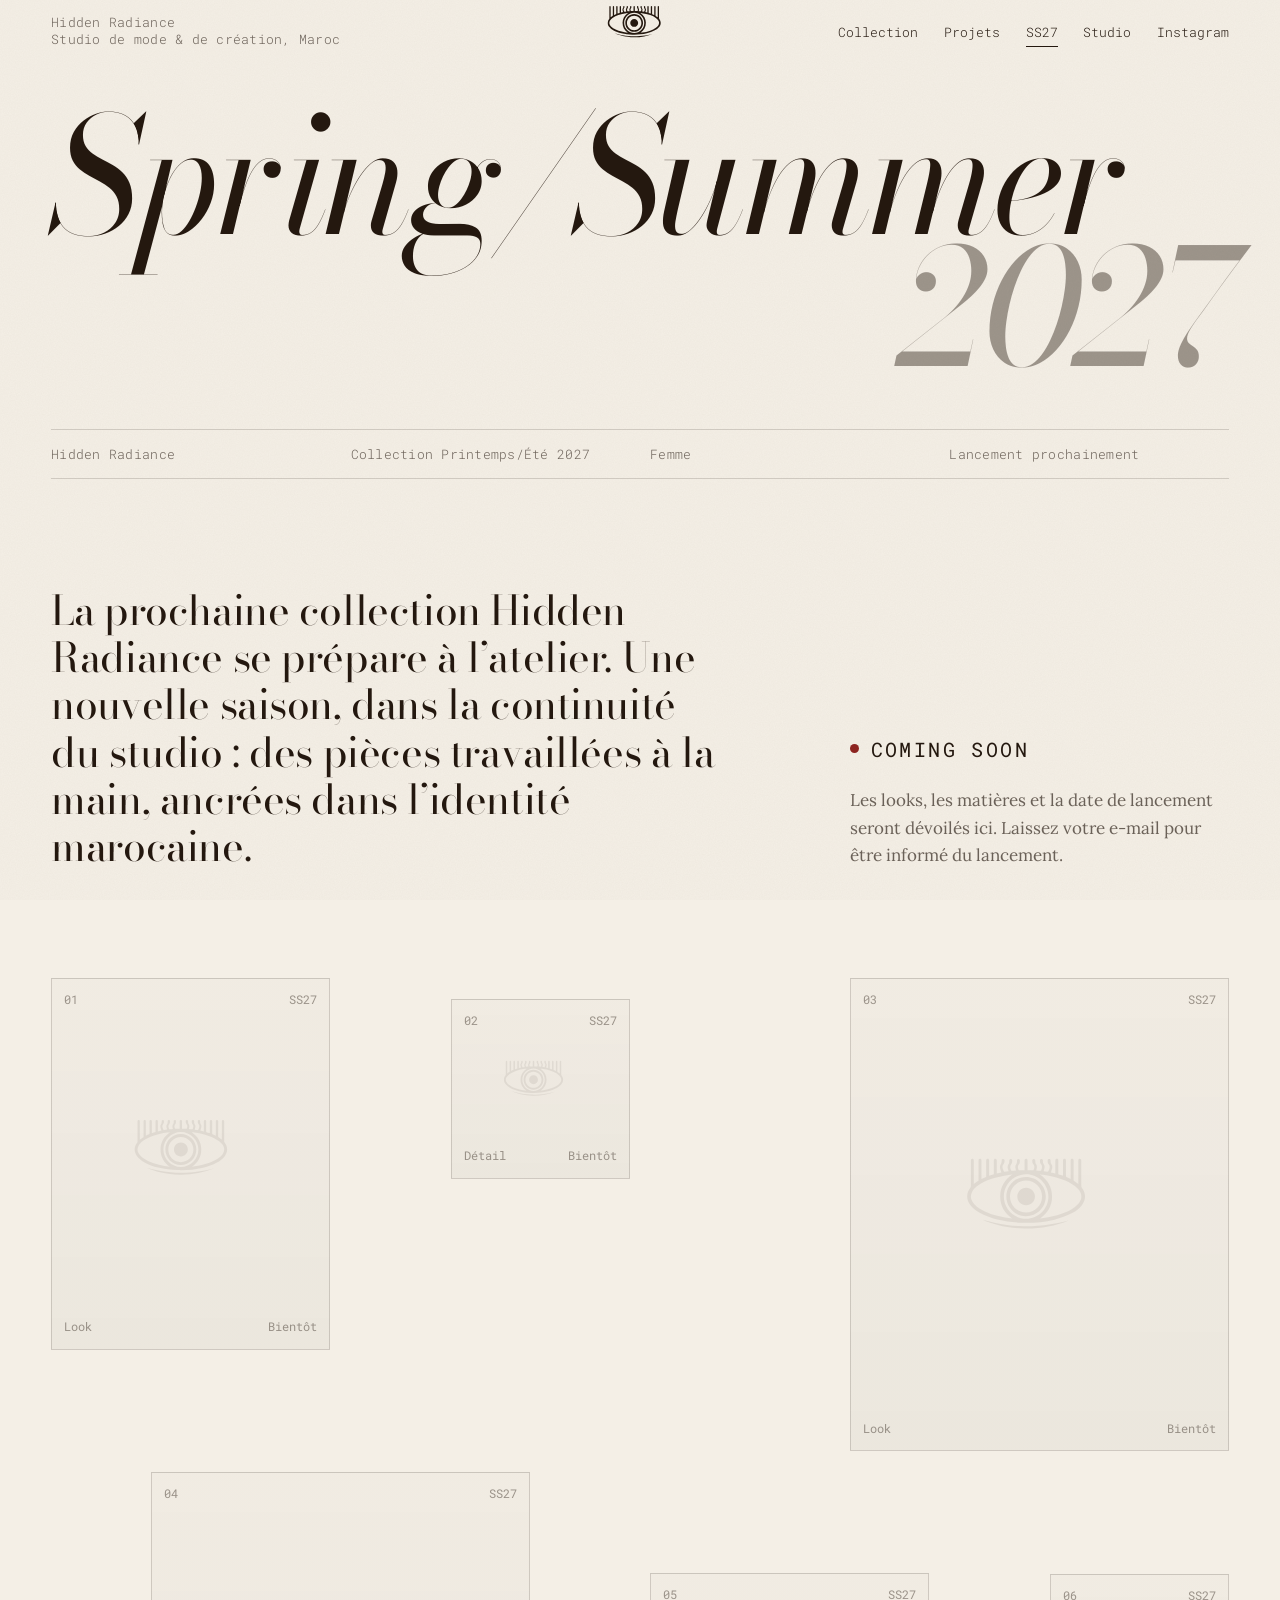
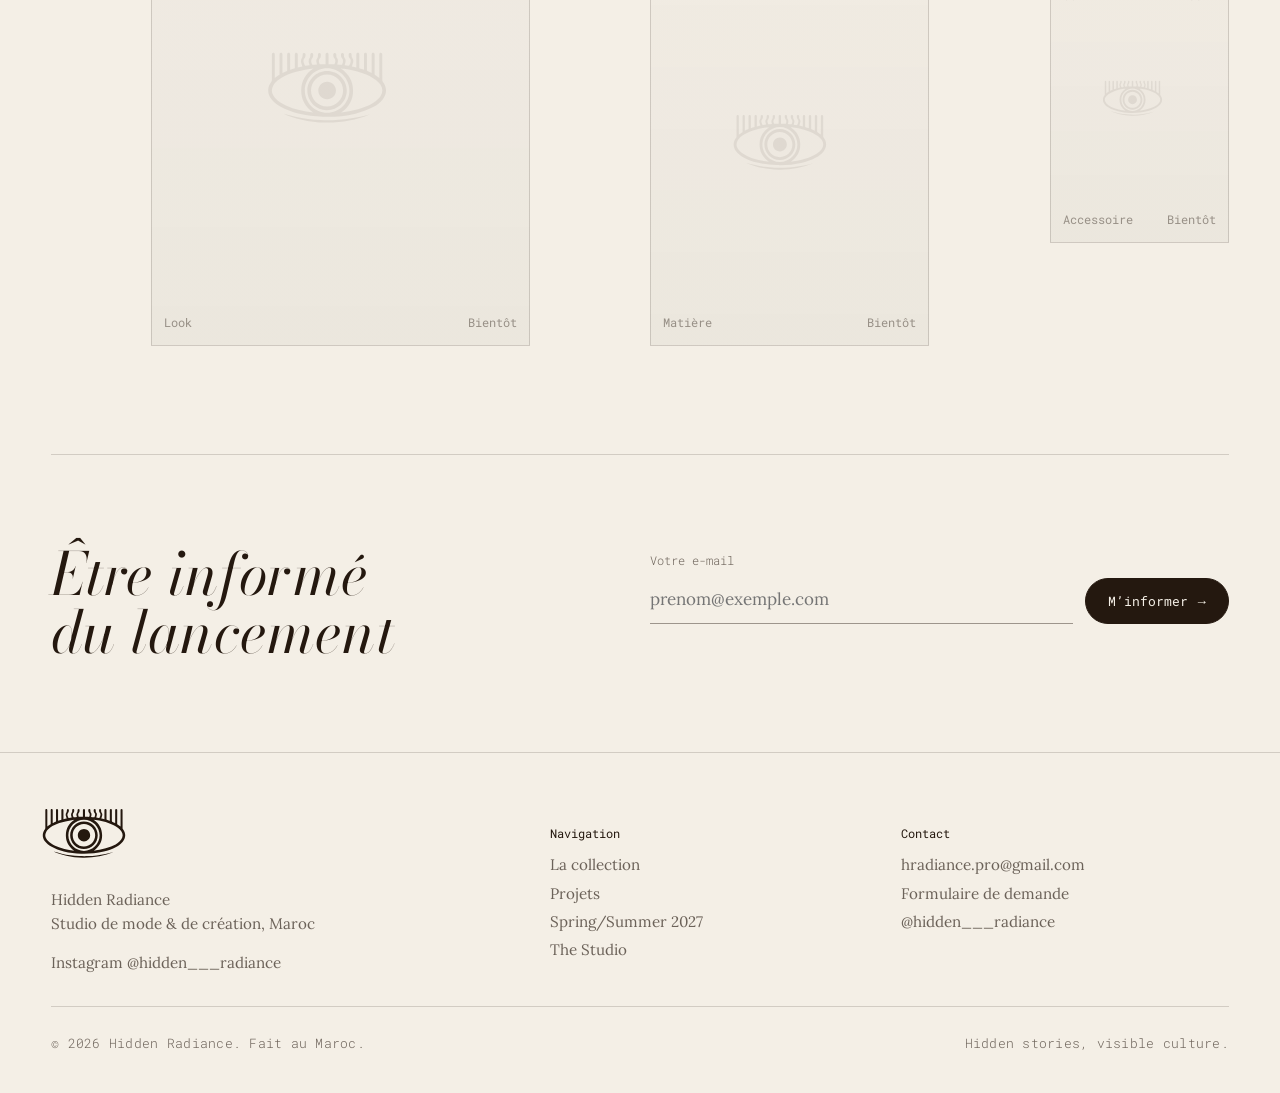
<file: ss27.html>
<!doctype html>
<html lang="fr">
<head>
<meta charset="utf-8">
<meta name="viewport" content="width=device-width, initial-scale=1, viewport-fit=cover">
<title>Spring/Summer 2027, Hidden Radiance</title>
<meta name="description" content="Hidden Radiance, collection Spring/Summer 2027 : bientôt. Inscrivez-vous pour être informé du lancement.">
<link rel="icon" href="data:image/svg+xml,%3Csvg xmlns='http://www.w3.org/2000/svg' viewBox='0 0 64 64'%3E%3Crect width='64' height='64' rx='14' fill='%232a1d17'/%3E%3Cellipse cx='32' cy='34' rx='24' ry='12' fill='none' stroke='%23efe5d3' stroke-width='4'/%3E%3Ccircle cx='32' cy='34' r='8' fill='%23efe5d3'/%3E%3C/svg%3E">
<link rel="preconnect" href="https://fonts.googleapis.com"><link rel="preconnect" href="https://fonts.gstatic.com" crossorigin><link rel="stylesheet" href="https://fonts.googleapis.com/css2?family=Bodoni+Moda:ital,opsz,wght@0,6..96,400..600;1,6..96,400..600&family=Lora:ital,wght@0,400;0,500;1,400&family=Roboto+Mono:wght@300;400&display=swap">
<link rel="stylesheet" href="assets/site.css">

<style>

.ss-page{padding-top:calc(110px + env(safe-area-inset-top,0px))}
.ss-h{font-family:var(--display);font-style:italic;font-weight:400;font-size:clamp(3.2rem,12.6vw,15rem);line-height:.82;letter-spacing:-.04em;margin:0}
.ss-h span{display:block}
.ss-h span:last-child{color:var(--ink-3);text-align:right}
.ss-row{display:grid;grid-template-columns:repeat(4,1fr);gap:20px;border-top:1px solid var(--line-ink);border-bottom:1px solid var(--line-ink);padding-block:14px;margin-top:clamp(28px,6vh,60px);color:var(--ink-2)}
.ss-intro{display:grid;grid-template-columns:repeat(12,1fr);gap:28px 20px;padding-block:clamp(60px,12vh,130px)}
.ss-intro .lede{grid-column:1/span 7;font-family:var(--display);font-size:clamp(1.7rem,3.2vw,2.9rem);line-height:1.15;letter-spacing:-.01em}
.ss-intro .side{grid-column:9/-1;display:flex;flex-direction:column;gap:22px;align-self:end}
.soon{font-family:var(--mono);font-size:clamp(1rem,1.6vw,1.25rem);letter-spacing:.12em;text-transform:uppercase;display:flex;align-items:center;gap:12px}
.soon::before{content:"";width:9px;height:9px;border-radius:50%;background:var(--fire);animation:pulse 2.4s ease-in-out infinite}
@keyframes pulse{50%{opacity:.25}}
/* an editorial grid waiting for the season: frames, no product photographs yet */
.ss-grid{display:grid;grid-template-columns:repeat(12,1fr);gap:clamp(10px,1.6vw,22px);padding-bottom:clamp(70px,12vh,140px)}
.slot{position:relative;border:1px solid var(--line-ink);display:flex;flex-direction:column;justify-content:space-between;padding:12px;color:var(--ink-3);overflow:hidden;background:linear-gradient(180deg,rgba(36,24,15,.015),rgba(36,24,15,.04))}
.slot .eye-mark{position:absolute;left:50%;top:50%;width:34%;max-width:120px;transform:translate(-50%,-50%);color:var(--ink);opacity:.07}
.slot .row{display:flex;justify-content:space-between;gap:8px;font-family:var(--mono);font-size:.72rem}
.s1{grid-column:1/span 3;aspect-ratio:3/4}
.s2{grid-column:5/span 2;aspect-ratio:1/1;align-self:start;margin-top:12%}
.s3{grid-column:9/span 4;aspect-ratio:4/5}
.s4{grid-column:2/span 4;aspect-ratio:4/5}
.s5{grid-column:7/span 3;aspect-ratio:3/4;align-self:end}
.s6{grid-column:11/span 2;aspect-ratio:2/3;align-self:center}
.ss-sign{display:grid;grid-template-columns:repeat(12,1fr);gap:20px;padding-block:clamp(60px,10vh,110px);border-top:1px solid var(--line-ink)}
.ss-sign h2{grid-column:1/span 5;font-size:clamp(2.2rem,4.6vw,4rem);font-style:italic;line-height:1}
.ss-sign .form{grid-column:7/-1}
@media (max-width:820px){
  .ss-row{grid-template-columns:1fr 1fr}
  .ss-intro .lede,.ss-intro .side,.ss-sign h2,.ss-sign .form{grid-column:1/-1}
  .s1{grid-column:1/span 7}.s2{grid-column:9/span 4;margin-top:30%}.s3{grid-column:3/span 10}.s4{grid-column:1/span 6}.s5{grid-column:7/span 6}.s6{display:none}
}

</style>
</head>
<body class="light">
<svg width="0" height="0" style="position:absolute" aria-hidden="true"><symbol id="hr-eye" viewBox="25.4 41.6 236.4 142.0"><path fill="currentColor" d="M 143.6 161.7 C 167.8 161.7 187.6 142.0 187.6 117.8 C 187.6 93.5 167.8 73.8 143.6 73.8 C 119.4 73.8 99.7 93.6 99.7 117.8 C 99.7 142.0 119.4 161.7 143.6 161.7 M 171.2 161.0 C 173.7 160.7 176.0 160.4 178.3 160.1 C 190.3 158.4 202.0 155.8 213.5 151.7 C 222.3 148.6 230.9 144.8 238.5 139.2 C 242.5 136.4 246.0 133.1 248.8 129.0 C 253.8 121.4 253.7 113.6 248.6 106.1 C 246.2 102.6 243.2 99.6 239.7 97.0 C 231.9 91.0 223.0 86.9 213.8 83.7 C 201.8 79.4 189.5 76.8 177.0 75.0 C 176.0 74.9 175.0 74.8 174.0 74.7 C 173.0 74.6 172.0 74.5 170.8 74.3 C 186.2 84.9 194.6 99.1 194.7 117.6 C 194.8 136.1 186.4 150.4 171.2 161.0 M 116.0 161.0 C 100.8 150.2 92.5 136.0 92.6 117.5 C 92.7 99.0 101.1 84.8 116.5 74.3 C 113.8 74.6 111.4 74.9 109.1 75.2 C 97.2 76.9 85.5 79.5 74.2 83.4 C 65.1 86.6 56.5 90.4 48.7 96.1 C 44.1 99.4 40.1 103.2 37.3 108.2 C 33.9 114.5 33.8 120.8 37.4 127.1 C 38.7 129.3 40.3 131.5 42.1 133.4 C 47.8 139.5 54.8 143.6 62.3 147.1 C 79.3 155.0 97.3 158.7 116.0 161.0 M 40.5 93.1 C 43.6 91.0 46.6 89 49.5 86.9 C 49.7 86.7 49.9 86.4 49.9 86.1 C 49.9 73.0 49.9 59.9 49.9 46.8 C 49.9 45.0 51.0 43.7 52.7 43.6 C 54.4 43.6 55.6 44.9 55.6 46.9 C 55.6 58.5 55.6 70.2 55.6 81.9 C 55.6 82.3 55.6 82.8 55.6 83.4 C 56.1 83.2 56.4 83.1 56.8 82.9 C 59.0 81.8 61.3 80.7 63.6 79.8 C 64.7 79.4 65.0 78.8 65.0 77.7 C 64.9 67.6 64.9 57.6 64.9 47.5 C 64.9 47.1 64.9 46.7 65.0 46.3 C 65.1 44.8 66.3 43.6 67.8 43.6 C 69.3 43.6 70.5 44.8 70.7 46.3 C 70.7 46.7 70.7 47.1 70.7 47.5 C 70.7 56.9 70.7 66.2 70.7 75.6 L 70.7 76.9 C 73.9 75.9 76.9 74.9 80.0 73.9 C 80.0 73.2 80.0 72.6 80.0 71.9 C 80.0 63.5 80.0 55.1 80.0 46.7 C 80.0 44.9 81.3 43.6 83 43.6 C 84.6 43.7 85.7 44.9 85.8 46.7 C 85.8 47.1 85.8 47.4 85.8 47.7 C 85.8 55.5 85.8 63.3 85.8 71.0 L 85.8 72.4 C 88.9 71.7 91.9 71.0 94.9 70.3 C 94.2 68.3 93.6 66.4 92.9 64.4 C 92.3 62.2 91.8 59.9 92.3 57.6 C 92.5 56.6 92.9 55.6 93.5 54.8 C 94.8 53.0 95.4 51.1 95.4 48.9 C 95.4 47.9 95.4 46.8 95.6 45.8 C 95.8 44.4 97.2 43.6 98.5 43.7 C 99.8 43.8 101.0 44.9 101.1 46.3 C 101.2 49.3 101.0 52.2 98.7 54.8 C 96.5 57.3 96.8 60.4 97.8 63.4 C 98.4 65.1 99.2 66.7 99.9 68.3 C 100.2 69.0 100.7 69.3 101.6 69.1 C 104.0 68.7 106.5 68.3 109.1 67.9 C 108.7 66.4 108.2 65.0 107.8 63.5 C 107.2 61.4 107.0 59.3 107.6 57.1 C 107.8 56.3 108.1 55.5 108.6 54.8 C 109.9 53.1 110.5 51.4 110.5 49.3 C 110.4 48.5 110.4 47.6 110.5 46.7 C 110.5 45.0 111.8 43.7 113.4 43.7 C 115.1 43.7 116.2 45.0 116.2 46.8 C 116.2 48.2 116.2 49.6 115.9 50.9 C 115.7 51.9 115.2 53.1 114.6 53.8 C 112.3 56.4 111.8 59.3 112.7 62.5 C 113.1 63.9 113.6 65.2 114.2 66.5 C 114.3 66.8 114.7 67.2 115.0 67.2 C 117.9 67.0 120.8 66.7 123.7 66.4 C 123.3 64.8 122.9 63.3 122.6 61.8 C 122.1 59.0 122.3 56.4 124.2 54.1 C 125.6 52.4 125.7 50.2 125.6 48.1 C 125.6 47.3 125.6 46.6 125.8 45.9 C 126.1 44.5 127.4 43.6 128.7 43.7 C 130.2 43.9 131.3 45.0 131.3 46.5 C 131.2 48.1 131.2 49.6 131.0 51.1 C 130.8 52.0 130.4 53.0 129.8 53.7 C 127.0 56.6 126.9 60.0 128.1 63.5 C 128.9 66.0 128.9 66.0 131.5 65.9 C 134.5 65.9 137.5 65.9 140.6 65.9 L 140.6 64.3 C 140.6 58.7 140.6 53.1 140.6 47.5 C 140.6 47.2 140.6 46.9 140.6 46.6 C 140.7 44.9 141.9 43.7 143.5 43.6 C 145.1 43.6 146.4 44.9 146.4 46.6 C 146.4 50.8 146.4 55.0 146.4 59.2 C 146.4 61.3 146.4 63.4 146.4 65.9 C 148.7 65.9 151.0 65.9 153.2 65.9 C 154.6 65.9 156.0 66.0 157.3 66.0 C 157.7 66.0 158.2 65.8 158.4 65.6 C 159.4 63.1 160.3 60.5 159.6 57.8 C 159.3 56.5 158.6 55.2 157.8 54.2 C 155.9 51.8 155.6 49.1 155.8 46.4 C 155.9 44.7 157.5 43.6 159.0 43.7 C 160.5 43.9 161.5 45.0 161.6 46.7 C 161.7 48.4 161.7 50.1 162.0 51.7 C 162.2 52.7 162.6 53.6 163.3 54.4 C 165.0 56.6 165.0 59.1 164.7 61.7 C 164.4 63.2 164 64.8 163.5 66.4 C 166.0 66.6 168.5 66.9 170.9 67.1 C 172.8 67.3 172.8 67.3 173.6 65.5 C 174.4 63.4 175.1 61.3 175.0 58.9 C 174.9 57.0 174.1 55.5 172.9 54.1 C 170.9 51.8 170.7 49.0 171.0 46.2 C 171.2 44.6 172.7 43.6 174.1 43.7 C 175.5 43.8 176.6 44.9 176.7 46.5 C 176.8 47.4 176.8 48.5 176.7 49.5 C 176.7 51.2 177.2 52.9 178.3 54.3 C 180.2 56.5 180.3 59.1 179.8 61.7 C 179.4 63.8 178.8 65.8 178.2 68.0 C 180.6 68.3 183.0 68.6 185.4 69.1 C 186.4 69.3 186.9 69.0 187.3 68.2 C 188.7 65.9 189.6 63.5 190.0 60.9 C 190.4 58.5 189.9 56.2 188.2 54.4 C 186.1 52.0 185.9 49.1 186.2 46.1 C 186.3 44.7 187.7 43.6 189.1 43.7 C 190.5 43.7 191.7 44.8 191.8 46.3 C 191.9 47.3 191.9 48.3 191.9 49.4 C 191.8 51.1 192.3 52.8 193.4 54.2 C 195.3 56.6 195.5 59.2 194.9 62.0 C 194.4 64.4 193.5 66.7 192.8 69.0 C 192.7 69.4 192.5 69.8 192.4 70.3 C 195.3 71.0 198.2 71.6 201.2 72.3 L 201.2 71.0 C 201.2 63.1 201.2 55.3 201.2 47.4 C 201.2 47.0 201.2 46.6 201.3 46.2 C 201.4 44.8 202.7 43.6 204.1 43.6 C 205.5 43.6 206.8 44.7 207 46.2 C 207.0 46.6 207.0 47.0 207.0 47.4 C 207.0 55.9 207.0 64.3 207.0 72.8 C 207.0 73.6 207.2 74.0 208.0 74.3 C 210.5 75.0 212.9 75.8 215.3 76.6 C 215.6 76.6 215.9 76.7 216.3 76.8 C 216.3 76.3 216.3 75.9 216.3 75.4 C 216.3 66.1 216.3 56.7 216.3 47.4 C 216.3 47.0 216.3 46.7 216.3 46.3 C 216.5 44.8 217.7 43.6 219.2 43.6 C 220.6 43.6 221.9 44.7 222.0 46.2 C 222.1 46.6 222.1 47.1 222.1 47.5 C 222.1 57.7 222.1 67.8 222.1 77.9 C 222.1 78.8 222.3 79.2 223.1 79.5 C 225.8 80.7 228.5 82 231.4 83.2 L 231.4 81.9 C 231.4 70.4 231.4 58.9 231.4 47.4 C 231.4 47.0 231.4 46.6 231.4 46.1 C 231.7 44.7 232.9 43.6 234.4 43.6 C 235.7 43.7 236.9 44.7 237.1 46.2 C 237.2 46.5 237.2 47.0 237.2 47.4 C 237.2 60.0 237.2 72.7 237.1 85.3 C 237.1 86.2 237.4 86.7 238.2 87.2 C 240.9 89.1 243.7 91.0 246.5 93.0 L 246.5 91.7 C 246.5 77.0 246.5 62.2 246.5 47.4 C 246.5 46.9 246.5 46.5 246.6 46.0 C 246.8 44.6 248.1 43.6 249.5 43.6 C 250.9 43.7 252.0 44.8 252.2 46.2 C 252.3 46.6 252.2 47.1 252.2 47.5 C 252.3 64.3 252.2 81.0 252.3 97.8 C 252.3 98.5 252.6 99.3 253.0 99.8 C 257.0 105.1 259.7 111 259.7 117.8 C 259.6 124.6 256.9 130.5 252.7 135.8 C 247.6 142.1 241.1 146.6 234.1 150.5 C 223.2 156.5 211.4 160.5 199.3 163.4 C 178.4 168.4 157.1 170.1 135.6 169.5 C 119.2 169.0 102.9 167.1 87.0 163.2 C 74.6 160.1 62.5 156.0 51.4 149.5 C 44.6 145.6 38.4 140.9 33.6 134.6 C 29.7 129.3 27.3 123.4 27.6 116.7 C 27.8 110.7 30.1 105.4 33.7 100.6 C 34.5 99.7 34.8 98.7 34.8 97.5 C 34.8 80.9 34.8 64.4 34.8 47.8 C 34.8 47.5 34.8 47.2 34.8 46.8 C 34.8 45.0 36 43.7 37.6 43.6 C 39.3 43.6 40.5 44.9 40.5 46.9 C 40.5 57.1 40.5 67.3 40.5 77.6 C 40.5 82.7 40.5 87.9 40.5 93.1 M 227.5 165.0 C 200.1 176.1 171.0 181.5 140.8 181.0 C 107.7 180.5 76.4 172.1 58.0 163.4 C 65.3 165.3 73.1 167.7 81.1 169.4 C 89.2 171.2 97.3 172.7 105.5 173.9 C 113.7 175.0 121.9 175.7 130.2 176.1 C 138.4 176.5 146.6 176.6 154.8 176.3 C 163.1 176.0 171.3 175.4 179.5 174.5 C 187.7 173.5 195.9 172.2 204.0 170.6 C 212.1 169.0 220.0 166.8 227.5 165.0 M 175.1 117.9 C 175.1 100.5 161.0 86.3 143.6 86.3 C 126.1 86.2 111.9 100.4 111.9 117.8 C 111.9 135.3 126.0 149.5 143.5 149.5 C 160.9 149.5 175.1 135.3 175.1 117.9 M 182.3 117.9 C 182.3 139.4 164.9 156.7 143.3 156.7 C 122.0 156.7 104.7 139.2 104.7 117.9 C 104.7 96.5 122.1 79.1 143.4 79.1 C 164.9 79.1 182.3 96.4 182.3 117.9 M 126.3 117.8 C 126.3 108.2 134.0 100.4 143.6 100.4 C 153.2 100.4 161.0 108.2 161.0 117.8 C 161.0 127.3 153.2 135.1 143.6 135.1 C 134.0 135.1 126.3 127.4 126.3 117.8 "/></symbol></svg>
<div class="grain" aria-hidden="true"></div>
<header class="hdr" id="hdr">
  <p class="hdr-l mono">Hidden Radiance<br>Studio de mode &amp; de création, Maroc</p>
  <a class="logo" href="./" aria-label="Hidden Radiance, accueil"><svg class="eye-mark" viewBox="25.4 41.6 236.4 142.0" aria-hidden="true"><use href="#hr-eye"/></svg></a>
  <button class="menu-btn" type="button" aria-expanded="false" aria-controls="hdrNav">Menu</button>
  <nav id="hdrNav" aria-label="Navigation principale"><ul><li><a href="collection.html">Collection</a></li><li><a href="./#projets">Projets</a></li><li><a href="ss27.html" aria-current="page">SS27</a></li><li><a href="studio.html">Studio</a></li><li><a href="https://www.instagram.com/hidden___radiance" target="_blank" rel="noopener">Instagram</a></li></ul></nav>
</header>

<main class="ss-page wrap">
  <h1 class="ss-h"><span>Spring/Summer</span><span>2027</span></h1>
  <div class="ss-row mono"><span>Hidden Radiance</span><span>Collection Printemps/Été 2027</span><span>Femme</span><span>Lancement prochainement</span></div>

  <section class="ss-intro" aria-label="Introduction">
    <p class="lede rv">La prochaine collection Hidden Radiance se prépare à l’atelier. Une nouvelle saison, dans la continuité du studio : des pièces travaillées à la main, ancrées dans l’identité marocaine.</p>
    <div class="side rv">
      <p class="soon">Coming soon</p>
      <p style="color:var(--ink-2)">Les looks, les matières et la date de lancement seront dévoilés ici. Laissez votre e-mail pour être informé du lancement.</p>
    </div>
  </section>

  <section class="ss-grid" aria-label="Les looks de la collection, bientôt">
    <div class="slot s1" aria-hidden="true"><svg class="eye-mark" viewBox="25.4 41.6 236.4 142.0"><use href="#hr-eye"/></svg><span class="row"><span>01</span><span>SS27</span></span><span class="row"><span>Look</span><span>Bientôt</span></span></div><div class="slot s2" aria-hidden="true"><svg class="eye-mark" viewBox="25.4 41.6 236.4 142.0"><use href="#hr-eye"/></svg><span class="row"><span>02</span><span>SS27</span></span><span class="row"><span>Détail</span><span>Bientôt</span></span></div><div class="slot s3" aria-hidden="true"><svg class="eye-mark" viewBox="25.4 41.6 236.4 142.0"><use href="#hr-eye"/></svg><span class="row"><span>03</span><span>SS27</span></span><span class="row"><span>Look</span><span>Bientôt</span></span></div><div class="slot s4" aria-hidden="true"><svg class="eye-mark" viewBox="25.4 41.6 236.4 142.0"><use href="#hr-eye"/></svg><span class="row"><span>04</span><span>SS27</span></span><span class="row"><span>Look</span><span>Bientôt</span></span></div><div class="slot s5" aria-hidden="true"><svg class="eye-mark" viewBox="25.4 41.6 236.4 142.0"><use href="#hr-eye"/></svg><span class="row"><span>05</span><span>SS27</span></span><span class="row"><span>Matière</span><span>Bientôt</span></span></div><div class="slot s6" aria-hidden="true"><svg class="eye-mark" viewBox="25.4 41.6 236.4 142.0"><use href="#hr-eye"/></svg><span class="row"><span>06</span><span>SS27</span></span><span class="row"><span>Accessoire</span><span>Bientôt</span></span></div>
  </section>

  <section class="ss-sign" aria-labelledby="sg">
    <h2 id="sg">Être informé du lancement</h2>
    <form class="form" data-hr-form="signup" data-subject="Spring/Summer 2027" novalidate>
      <div class="inline-form">
        <div class="field"><label for="em-Spr">Votre e-mail</label><input id="em-Spr" name="email" type="email" required autocomplete="email" placeholder="prenom@exemple.com"></div>
        <button class="btn solid" type="submit">M’informer <span class="arrow" aria-hidden="true">→</span></button>
      </div>
      <p class="form-note" aria-live="polite"></p>
    </form>
  </section>
</main>
<footer class="ftr wrap">
  <div class="f-brand">
    <svg class="eye-mark" viewBox="25.4 41.6 236.4 142.0" aria-hidden="true"><use href="#hr-eye"/></svg>
    <p>Hidden Radiance<br>Studio de mode &amp; de création, Maroc</p>
    <p><a href="https://www.instagram.com/hidden___radiance" target="_blank" rel="noopener">Instagram @hidden___radiance</a></p>
  </div>
  <div class="f-cols">
    <div><h4>Navigation</h4><ul><li><a href="collection.html">La collection</a></li><li><a href="./#projets">Projets</a></li><li><a href="ss27.html">Spring/Summer 2027</a></li><li><a href="studio.html">The Studio</a></li></ul></div>
    <div><h4>Contact</h4><ul><li><a href="mailto:hradiance.pro@gmail.com">hradiance.pro@gmail.com</a></li><li><a href="studio.html#demande">Formulaire de demande</a></li><li><a href="https://www.instagram.com/hidden___radiance" target="_blank" rel="noopener">@hidden___radiance</a></li></ul></div>
    
  </div>
  <div class="legal mono"><span>© 2026 Hidden Radiance. Fait au Maroc.</span><span>Hidden stories, visible culture.</span></div>
</footer>

<script src="assets/site.js"></script>

</body>
</html>
</file>
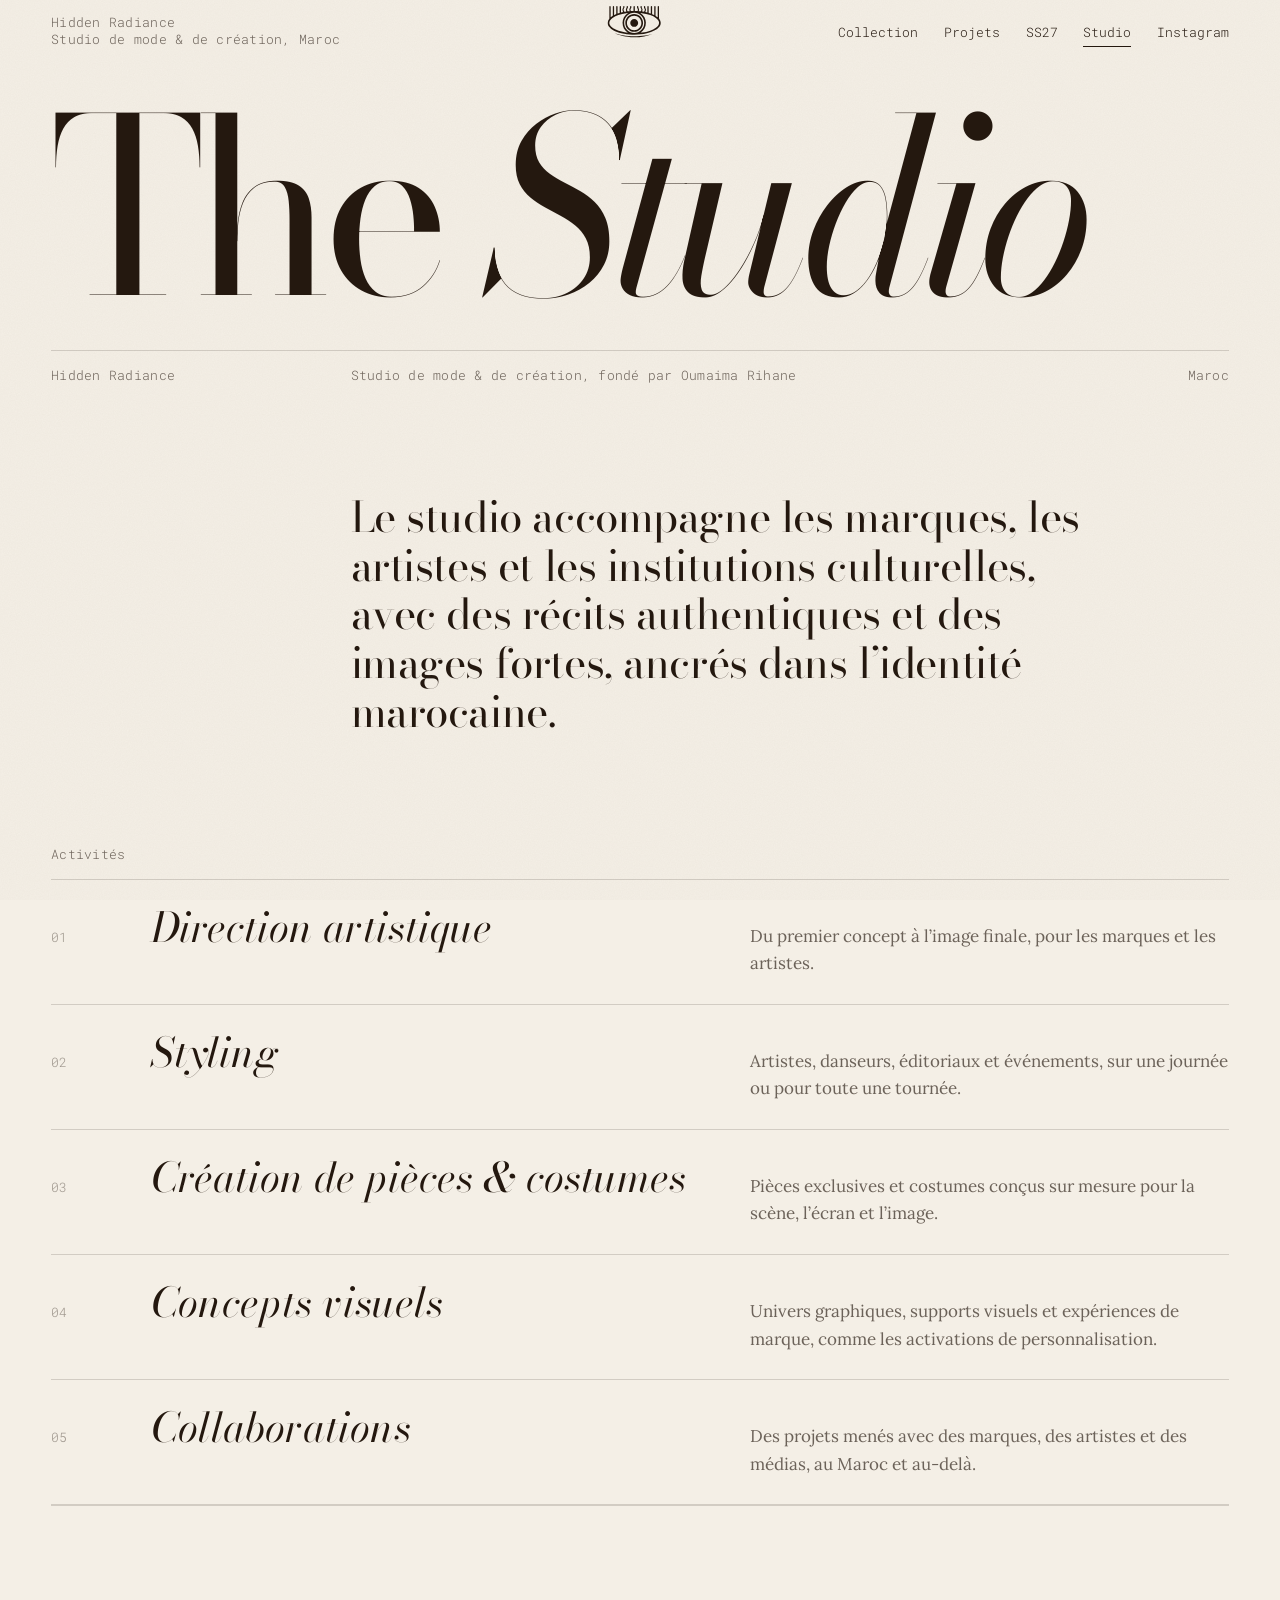
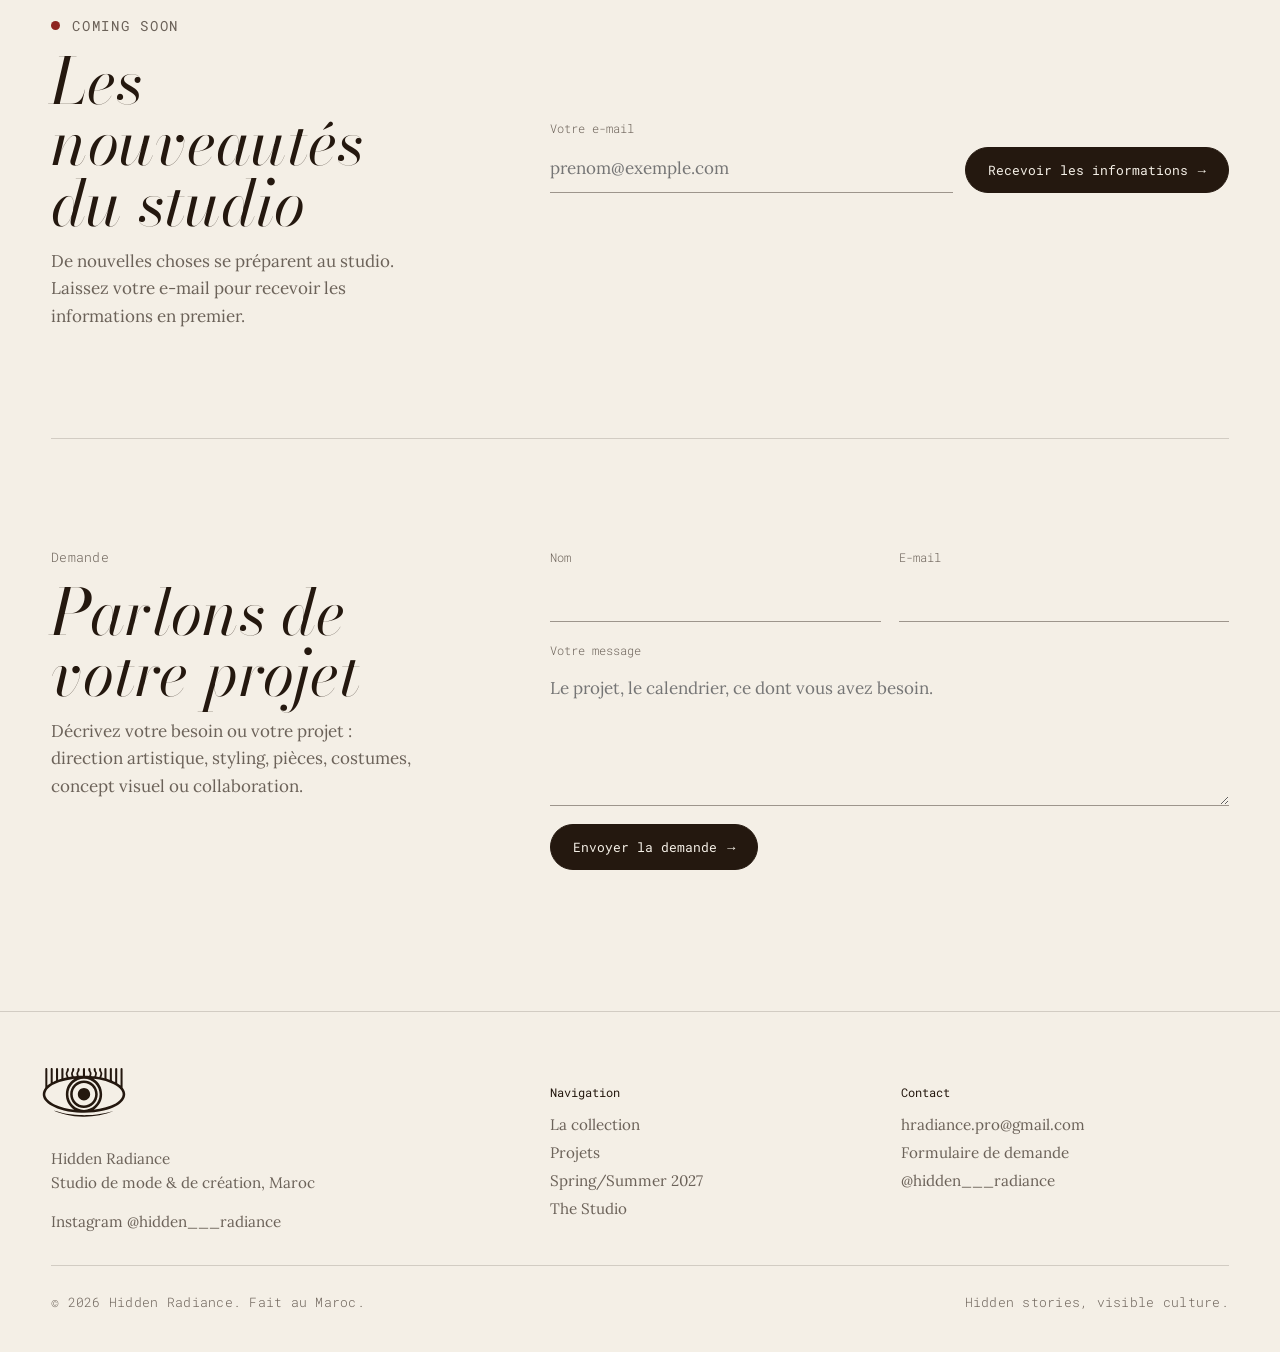
<file: studio.html>
<!doctype html>
<html lang="fr">
<head>
<meta charset="utf-8">
<meta name="viewport" content="width=device-width, initial-scale=1, viewport-fit=cover">
<title>The Studio, Hidden Radiance</title>
<meta name="description" content="The Studio, Hidden Radiance : direction artistique, styling, création de pièces et costumes, concepts visuels et collaborations. Contact et demandes de projet.">
<link rel="icon" href="data:image/svg+xml,%3Csvg xmlns='http://www.w3.org/2000/svg' viewBox='0 0 64 64'%3E%3Crect width='64' height='64' rx='14' fill='%232a1d17'/%3E%3Cellipse cx='32' cy='34' rx='24' ry='12' fill='none' stroke='%23efe5d3' stroke-width='4'/%3E%3Ccircle cx='32' cy='34' r='8' fill='%23efe5d3'/%3E%3C/svg%3E">
<link rel="preconnect" href="https://fonts.googleapis.com"><link rel="preconnect" href="https://fonts.gstatic.com" crossorigin><link rel="stylesheet" href="https://fonts.googleapis.com/css2?family=Bodoni+Moda:ital,opsz,wght@0,6..96,400..600;1,6..96,400..600&family=Lora:ital,wght@0,400;0,500;1,400&family=Roboto+Mono:wght@300;400&display=swap">
<link rel="stylesheet" href="assets/site.css">

<style>

.st-page{padding-top:calc(110px + env(safe-area-inset-top,0px))}
.st-h{font-family:var(--display);font-weight:400;font-size:clamp(4.4rem,19vw,19rem);line-height:.8;letter-spacing:-.05em;margin:0}
.st-h em{font-style:italic}
.st-row{display:grid;grid-template-columns:repeat(12,1fr);gap:20px;border-top:1px solid var(--line-ink);padding-top:14px;margin-top:clamp(24px,5vh,50px);color:var(--ink-2)}
.st-row span:nth-child(1){grid-column:1/span 3}.st-row span:nth-child(2){grid-column:4/span 5}.st-row span:nth-child(3){grid-column:10/-1;text-align:right}
.st-intro{display:grid;grid-template-columns:repeat(12,1fr);gap:20px;padding-block:clamp(60px,12vh,130px)}
.st-intro p{grid-column:4/span 8;font-family:var(--display);font-size:clamp(1.7rem,3.3vw,3rem);line-height:1.15;letter-spacing:-.01em}
.acts{list-style:none;margin:0;padding:0;border-top:1px solid var(--line-ink)}
.acts li{display:grid;grid-template-columns:repeat(12,1fr);gap:20px;padding:26px 0;border-bottom:1px solid var(--line-ink);align-items:baseline;transition:padding .4s}
.acts li:hover{padding-left:12px}
.acts .n{grid-column:1/span 1;color:var(--ink-3)}
.acts h2{grid-column:2/span 6;font-size:clamp(1.6rem,3.2vw,2.8rem);font-style:italic;line-height:1.05}
.acts p{grid-column:8/-1;color:var(--ink-2)}
.st-block{display:grid;grid-template-columns:repeat(12,1fr);gap:28px 20px;padding-block:clamp(70px,12vh,140px);border-top:1px solid var(--line-ink)}
.st-block .k{grid-column:1/span 4;display:flex;flex-direction:column;gap:14px}
.st-block .k h2{font-size:clamp(2.4rem,5vw,4.4rem);font-style:italic;line-height:.95}
.st-block .k p{color:var(--ink-2);max-width:34ch}
.st-block .form{grid-column:6/-1}
.st-block .row2{display:grid;grid-template-columns:1fr 1fr;gap:18px}
.soon{font-family:var(--mono);font-size:.9rem;letter-spacing:.12em;text-transform:uppercase;display:flex;align-items:center;gap:12px;color:var(--ink)}
.soon::before{content:"";width:9px;height:9px;border-radius:50%;background:var(--fire);animation:pulse 2.4s ease-in-out infinite}
@keyframes pulse{50%{opacity:.25}}
@media (max-width:820px){
  .st-row span:nth-child(n){grid-column:1/-1;text-align:left}
  .st-intro p,.st-block .k,.st-block .form{grid-column:1/-1}
  .acts .n{grid-column:1/-1}.acts h2,.acts p{grid-column:1/-1}
  .st-block .row2{grid-template-columns:1fr}
}

</style>
</head>
<body class="light">
<svg width="0" height="0" style="position:absolute" aria-hidden="true"><symbol id="hr-eye" viewBox="25.4 41.6 236.4 142.0"><path fill="currentColor" d="M 143.6 161.7 C 167.8 161.7 187.6 142.0 187.6 117.8 C 187.6 93.5 167.8 73.8 143.6 73.8 C 119.4 73.8 99.7 93.6 99.7 117.8 C 99.7 142.0 119.4 161.7 143.6 161.7 M 171.2 161.0 C 173.7 160.7 176.0 160.4 178.3 160.1 C 190.3 158.4 202.0 155.8 213.5 151.7 C 222.3 148.6 230.9 144.8 238.5 139.2 C 242.5 136.4 246.0 133.1 248.8 129.0 C 253.8 121.4 253.7 113.6 248.6 106.1 C 246.2 102.6 243.2 99.6 239.7 97.0 C 231.9 91.0 223.0 86.9 213.8 83.7 C 201.8 79.4 189.5 76.8 177.0 75.0 C 176.0 74.9 175.0 74.8 174.0 74.7 C 173.0 74.6 172.0 74.5 170.8 74.3 C 186.2 84.9 194.6 99.1 194.7 117.6 C 194.8 136.1 186.4 150.4 171.2 161.0 M 116.0 161.0 C 100.8 150.2 92.5 136.0 92.6 117.5 C 92.7 99.0 101.1 84.8 116.5 74.3 C 113.8 74.6 111.4 74.9 109.1 75.2 C 97.2 76.9 85.5 79.5 74.2 83.4 C 65.1 86.6 56.5 90.4 48.7 96.1 C 44.1 99.4 40.1 103.2 37.3 108.2 C 33.9 114.5 33.8 120.8 37.4 127.1 C 38.7 129.3 40.3 131.5 42.1 133.4 C 47.8 139.5 54.8 143.6 62.3 147.1 C 79.3 155.0 97.3 158.7 116.0 161.0 M 40.5 93.1 C 43.6 91.0 46.6 89 49.5 86.9 C 49.7 86.7 49.9 86.4 49.9 86.1 C 49.9 73.0 49.9 59.9 49.9 46.8 C 49.9 45.0 51.0 43.7 52.7 43.6 C 54.4 43.6 55.6 44.9 55.6 46.9 C 55.6 58.5 55.6 70.2 55.6 81.9 C 55.6 82.3 55.6 82.8 55.6 83.4 C 56.1 83.2 56.4 83.1 56.8 82.9 C 59.0 81.8 61.3 80.7 63.6 79.8 C 64.7 79.4 65.0 78.8 65.0 77.7 C 64.9 67.6 64.9 57.6 64.9 47.5 C 64.9 47.1 64.9 46.7 65.0 46.3 C 65.1 44.8 66.3 43.6 67.8 43.6 C 69.3 43.6 70.5 44.8 70.7 46.3 C 70.7 46.7 70.7 47.1 70.7 47.5 C 70.7 56.9 70.7 66.2 70.7 75.6 L 70.7 76.9 C 73.9 75.9 76.9 74.9 80.0 73.9 C 80.0 73.2 80.0 72.6 80.0 71.9 C 80.0 63.5 80.0 55.1 80.0 46.7 C 80.0 44.9 81.3 43.6 83 43.6 C 84.6 43.7 85.7 44.9 85.8 46.7 C 85.8 47.1 85.8 47.4 85.8 47.7 C 85.8 55.5 85.8 63.3 85.8 71.0 L 85.8 72.4 C 88.9 71.7 91.9 71.0 94.9 70.3 C 94.2 68.3 93.6 66.4 92.9 64.4 C 92.3 62.2 91.8 59.9 92.3 57.6 C 92.5 56.6 92.9 55.6 93.5 54.8 C 94.8 53.0 95.4 51.1 95.4 48.9 C 95.4 47.9 95.4 46.8 95.6 45.8 C 95.8 44.4 97.2 43.6 98.5 43.7 C 99.8 43.8 101.0 44.9 101.1 46.3 C 101.2 49.3 101.0 52.2 98.7 54.8 C 96.5 57.3 96.8 60.4 97.8 63.4 C 98.4 65.1 99.2 66.7 99.9 68.3 C 100.2 69.0 100.7 69.3 101.6 69.1 C 104.0 68.7 106.5 68.3 109.1 67.9 C 108.7 66.4 108.2 65.0 107.8 63.5 C 107.2 61.4 107.0 59.3 107.6 57.1 C 107.8 56.3 108.1 55.5 108.6 54.8 C 109.9 53.1 110.5 51.4 110.5 49.3 C 110.4 48.5 110.4 47.6 110.5 46.7 C 110.5 45.0 111.8 43.7 113.4 43.7 C 115.1 43.7 116.2 45.0 116.2 46.8 C 116.2 48.2 116.2 49.6 115.9 50.9 C 115.7 51.9 115.2 53.1 114.6 53.8 C 112.3 56.4 111.8 59.3 112.7 62.5 C 113.1 63.9 113.6 65.2 114.2 66.5 C 114.3 66.8 114.7 67.2 115.0 67.2 C 117.9 67.0 120.8 66.7 123.7 66.4 C 123.3 64.8 122.9 63.3 122.6 61.8 C 122.1 59.0 122.3 56.4 124.2 54.1 C 125.6 52.4 125.7 50.2 125.6 48.1 C 125.6 47.3 125.6 46.6 125.8 45.9 C 126.1 44.5 127.4 43.6 128.7 43.7 C 130.2 43.9 131.3 45.0 131.3 46.5 C 131.2 48.1 131.2 49.6 131.0 51.1 C 130.8 52.0 130.4 53.0 129.8 53.7 C 127.0 56.6 126.9 60.0 128.1 63.5 C 128.9 66.0 128.9 66.0 131.5 65.9 C 134.5 65.9 137.5 65.9 140.6 65.9 L 140.6 64.3 C 140.6 58.7 140.6 53.1 140.6 47.5 C 140.6 47.2 140.6 46.9 140.6 46.6 C 140.7 44.9 141.9 43.7 143.5 43.6 C 145.1 43.6 146.4 44.9 146.4 46.6 C 146.4 50.8 146.4 55.0 146.4 59.2 C 146.4 61.3 146.4 63.4 146.4 65.9 C 148.7 65.9 151.0 65.9 153.2 65.9 C 154.6 65.9 156.0 66.0 157.3 66.0 C 157.7 66.0 158.2 65.8 158.4 65.6 C 159.4 63.1 160.3 60.5 159.6 57.8 C 159.3 56.5 158.6 55.2 157.8 54.2 C 155.9 51.8 155.6 49.1 155.8 46.4 C 155.9 44.7 157.5 43.6 159.0 43.7 C 160.5 43.9 161.5 45.0 161.6 46.7 C 161.7 48.4 161.7 50.1 162.0 51.7 C 162.2 52.7 162.6 53.6 163.3 54.4 C 165.0 56.6 165.0 59.1 164.7 61.7 C 164.4 63.2 164 64.8 163.5 66.4 C 166.0 66.6 168.5 66.9 170.9 67.1 C 172.8 67.3 172.8 67.3 173.6 65.5 C 174.4 63.4 175.1 61.3 175.0 58.9 C 174.9 57.0 174.1 55.5 172.9 54.1 C 170.9 51.8 170.7 49.0 171.0 46.2 C 171.2 44.6 172.7 43.6 174.1 43.7 C 175.5 43.8 176.6 44.9 176.7 46.5 C 176.8 47.4 176.8 48.5 176.7 49.5 C 176.7 51.2 177.2 52.9 178.3 54.3 C 180.2 56.5 180.3 59.1 179.8 61.7 C 179.4 63.8 178.8 65.8 178.2 68.0 C 180.6 68.3 183.0 68.6 185.4 69.1 C 186.4 69.3 186.9 69.0 187.3 68.2 C 188.7 65.9 189.6 63.5 190.0 60.9 C 190.4 58.5 189.9 56.2 188.2 54.4 C 186.1 52.0 185.9 49.1 186.2 46.1 C 186.3 44.7 187.7 43.6 189.1 43.7 C 190.5 43.7 191.7 44.8 191.8 46.3 C 191.9 47.3 191.9 48.3 191.9 49.4 C 191.8 51.1 192.3 52.8 193.4 54.2 C 195.3 56.6 195.5 59.2 194.9 62.0 C 194.4 64.4 193.5 66.7 192.8 69.0 C 192.7 69.4 192.5 69.8 192.4 70.3 C 195.3 71.0 198.2 71.6 201.2 72.3 L 201.2 71.0 C 201.2 63.1 201.2 55.3 201.2 47.4 C 201.2 47.0 201.2 46.6 201.3 46.2 C 201.4 44.8 202.7 43.6 204.1 43.6 C 205.5 43.6 206.8 44.7 207 46.2 C 207.0 46.6 207.0 47.0 207.0 47.4 C 207.0 55.9 207.0 64.3 207.0 72.8 C 207.0 73.6 207.2 74.0 208.0 74.3 C 210.5 75.0 212.9 75.8 215.3 76.6 C 215.6 76.6 215.9 76.7 216.3 76.8 C 216.3 76.3 216.3 75.9 216.3 75.4 C 216.3 66.1 216.3 56.7 216.3 47.4 C 216.3 47.0 216.3 46.7 216.3 46.3 C 216.5 44.8 217.7 43.6 219.2 43.6 C 220.6 43.6 221.9 44.7 222.0 46.2 C 222.1 46.6 222.1 47.1 222.1 47.5 C 222.1 57.7 222.1 67.8 222.1 77.9 C 222.1 78.8 222.3 79.2 223.1 79.5 C 225.8 80.7 228.5 82 231.4 83.2 L 231.4 81.9 C 231.4 70.4 231.4 58.9 231.4 47.4 C 231.4 47.0 231.4 46.6 231.4 46.1 C 231.7 44.7 232.9 43.6 234.4 43.6 C 235.7 43.7 236.9 44.7 237.1 46.2 C 237.2 46.5 237.2 47.0 237.2 47.4 C 237.2 60.0 237.2 72.7 237.1 85.3 C 237.1 86.2 237.4 86.7 238.2 87.2 C 240.9 89.1 243.7 91.0 246.5 93.0 L 246.5 91.7 C 246.5 77.0 246.5 62.2 246.5 47.4 C 246.5 46.9 246.5 46.5 246.6 46.0 C 246.8 44.6 248.1 43.6 249.5 43.6 C 250.9 43.7 252.0 44.8 252.2 46.2 C 252.3 46.6 252.2 47.1 252.2 47.5 C 252.3 64.3 252.2 81.0 252.3 97.8 C 252.3 98.5 252.6 99.3 253.0 99.8 C 257.0 105.1 259.7 111 259.7 117.8 C 259.6 124.6 256.9 130.5 252.7 135.8 C 247.6 142.1 241.1 146.6 234.1 150.5 C 223.2 156.5 211.4 160.5 199.3 163.4 C 178.4 168.4 157.1 170.1 135.6 169.5 C 119.2 169.0 102.9 167.1 87.0 163.2 C 74.6 160.1 62.5 156.0 51.4 149.5 C 44.6 145.6 38.4 140.9 33.6 134.6 C 29.7 129.3 27.3 123.4 27.6 116.7 C 27.8 110.7 30.1 105.4 33.7 100.6 C 34.5 99.7 34.8 98.7 34.8 97.5 C 34.8 80.9 34.8 64.4 34.8 47.8 C 34.8 47.5 34.8 47.2 34.8 46.8 C 34.8 45.0 36 43.7 37.6 43.6 C 39.3 43.6 40.5 44.9 40.5 46.9 C 40.5 57.1 40.5 67.3 40.5 77.6 C 40.5 82.7 40.5 87.9 40.5 93.1 M 227.5 165.0 C 200.1 176.1 171.0 181.5 140.8 181.0 C 107.7 180.5 76.4 172.1 58.0 163.4 C 65.3 165.3 73.1 167.7 81.1 169.4 C 89.2 171.2 97.3 172.7 105.5 173.9 C 113.7 175.0 121.9 175.7 130.2 176.1 C 138.4 176.5 146.6 176.6 154.8 176.3 C 163.1 176.0 171.3 175.4 179.5 174.5 C 187.7 173.5 195.9 172.2 204.0 170.6 C 212.1 169.0 220.0 166.8 227.5 165.0 M 175.1 117.9 C 175.1 100.5 161.0 86.3 143.6 86.3 C 126.1 86.2 111.9 100.4 111.9 117.8 C 111.9 135.3 126.0 149.5 143.5 149.5 C 160.9 149.5 175.1 135.3 175.1 117.9 M 182.3 117.9 C 182.3 139.4 164.9 156.7 143.3 156.7 C 122.0 156.7 104.7 139.2 104.7 117.9 C 104.7 96.5 122.1 79.1 143.4 79.1 C 164.9 79.1 182.3 96.4 182.3 117.9 M 126.3 117.8 C 126.3 108.2 134.0 100.4 143.6 100.4 C 153.2 100.4 161.0 108.2 161.0 117.8 C 161.0 127.3 153.2 135.1 143.6 135.1 C 134.0 135.1 126.3 127.4 126.3 117.8 "/></symbol></svg>
<div class="grain" aria-hidden="true"></div>
<header class="hdr" id="hdr">
  <p class="hdr-l mono">Hidden Radiance<br>Studio de mode &amp; de création, Maroc</p>
  <a class="logo" href="./" aria-label="Hidden Radiance, accueil"><svg class="eye-mark" viewBox="25.4 41.6 236.4 142.0" aria-hidden="true"><use href="#hr-eye"/></svg></a>
  <button class="menu-btn" type="button" aria-expanded="false" aria-controls="hdrNav">Menu</button>
  <nav id="hdrNav" aria-label="Navigation principale"><ul><li><a href="collection.html">Collection</a></li><li><a href="./#projets">Projets</a></li><li><a href="ss27.html">SS27</a></li><li><a href="studio.html" aria-current="page">Studio</a></li><li><a href="https://www.instagram.com/hidden___radiance" target="_blank" rel="noopener">Instagram</a></li></ul></nav>
</header>

<main class="st-page wrap">
  <h1 class="st-h">The <em>Studio</em></h1>
  <div class="st-row mono"><span>Hidden Radiance</span><span>Studio de mode &amp; de création, fondé par Oumaima Rihane</span><span>Maroc</span></div>

  <section class="st-intro" aria-label="Présentation">
    <p class="rv">Le studio accompagne les marques, les artistes et les institutions culturelles, avec des récits authentiques et des images fortes, ancrés dans l’identité marocaine.</p>
  </section>

  <section aria-labelledby="acts-t">
    <p class="mono" id="acts-t" style="color:var(--ink-2);margin-bottom:14px">Activités</p>
    <ul class="acts">
      <li class="rv"><span class="n mono">01</span><h2>Direction artistique</h2><p>Du premier concept à l’image finale, pour les marques et les artistes.</p></li>
      <li class="rv"><span class="n mono">02</span><h2>Styling</h2><p>Artistes, danseurs, éditoriaux et événements, sur une journée ou pour toute une tournée.</p></li>
      <li class="rv"><span class="n mono">03</span><h2>Création de pièces &amp; costumes</h2><p>Pièces exclusives et costumes conçus sur mesure pour la scène, l’écran et l’image.</p></li>
      <li class="rv"><span class="n mono">04</span><h2>Concepts visuels</h2><p>Univers graphiques, supports visuels et expériences de marque, comme les activations de personnalisation.</p></li>
      <li class="rv"><span class="n mono">05</span><h2>Collaborations</h2><p>Des projets menés avec des marques, des artistes et des médias, au Maroc et au-delà.</p></li>
    </ul>
  </section>

  <section class="st-block" id="nouveautes" aria-labelledby="soon-t">
    <div class="k">
      <p class="soon">Coming soon</p>
      <h2 id="soon-t">Les nouveautés du studio</h2>
      <p>De nouvelles choses se préparent au studio. Laissez votre e-mail pour recevoir les informations en premier.</p>
    </div>
    <form class="form" data-hr-form="signup" data-subject="Nouveautés du studio" novalidate>
      <div class="inline-form">
        <div class="field"><label for="em-Nou">Votre e-mail</label><input id="em-Nou" name="email" type="email" required autocomplete="email" placeholder="prenom@exemple.com"></div>
        <button class="btn solid" type="submit">Recevoir les informations <span class="arrow" aria-hidden="true">→</span></button>
      </div>
      <p class="form-note" aria-live="polite"></p>
    </form>
  </section>

  <section class="st-block" id="demande" aria-labelledby="dm-t">
    <div class="k">
      <p class="mono" style="color:var(--ink-2)">Demande</p>
      <h2 id="dm-t">Parlons de votre projet</h2>
      <p>Décrivez votre besoin ou votre projet : direction artistique, styling, pièces, costumes, concept visuel ou collaboration.</p>
    </div>
    <form class="form" data-hr-form="demande" data-subject="Demande de projet, Hidden Radiance" novalidate>
      <div class="row2">
        <div class="field"><label for="dm-nom">Nom</label><input id="dm-nom" name="nom" type="text" required autocomplete="name"></div>
        <div class="field"><label for="dm-em">E-mail</label><input id="dm-em" name="email" type="email" required autocomplete="email"></div>
      </div>
      <div class="field"><label for="dm-msg">Votre message</label><textarea id="dm-msg" name="message" required placeholder="Le projet, le calendrier, ce dont vous avez besoin."></textarea></div>
      <div><button class="btn solid" type="submit">Envoyer la demande <span class="arrow" aria-hidden="true">→</span></button></div>
      <p class="form-note" aria-live="polite"></p>
    </form>
  </section>
</main>
<footer class="ftr wrap">
  <div class="f-brand">
    <svg class="eye-mark" viewBox="25.4 41.6 236.4 142.0" aria-hidden="true"><use href="#hr-eye"/></svg>
    <p>Hidden Radiance<br>Studio de mode &amp; de création, Maroc</p>
    <p><a href="https://www.instagram.com/hidden___radiance" target="_blank" rel="noopener">Instagram @hidden___radiance</a></p>
  </div>
  <div class="f-cols">
    <div><h4>Navigation</h4><ul><li><a href="collection.html">La collection</a></li><li><a href="./#projets">Projets</a></li><li><a href="ss27.html">Spring/Summer 2027</a></li><li><a href="studio.html">The Studio</a></li></ul></div>
    <div><h4>Contact</h4><ul><li><a href="mailto:hradiance.pro@gmail.com">hradiance.pro@gmail.com</a></li><li><a href="studio.html#demande">Formulaire de demande</a></li><li><a href="https://www.instagram.com/hidden___radiance" target="_blank" rel="noopener">@hidden___radiance</a></li></ul></div>
    
  </div>
  <div class="legal mono"><span>© 2026 Hidden Radiance. Fait au Maroc.</span><span>Hidden stories, visible culture.</span></div>
</footer>

<script src="assets/site.js"></script>

</body>
</html>
</file>
<file: assets/site.css>
/* Hidden Radiance — shared styles. Two grounds from the brand palette:
   paper (Still Light, lifted) for the studio pages, umber for the collection's own world. */
:root{
  --umber:#2a1d17; --umber-2:#3a281f;
  --still:#efe5d3; --paper:#f4efe6; --paper-2:#ebe4d7;
  --ink:#24180f; --ink-2:rgba(36,24,15,.66); --ink-3:rgba(36,24,15,.42);
  --fire:#8e2420; --depth:#2d3f58; --glow:#b98a3a; --green:#8b956d; --soft:#c8b89f;
  --line-ink:rgba(36,24,15,.16); --line:rgba(239,229,211,.18);
  --display:"Bodoni Moda","Bodoni 72","Didot",Georgia,serif;
  --body:"Lora",Georgia,"Times New Roman",serif;
  --mono:"Roboto Mono",ui-monospace,Menlo,Consolas,monospace;
  --gutter:clamp(16px,4vw,56px);
  --s-1:.8rem; --s0:1.0625rem; --s1:1.3rem; --s2:1.75rem; --s3:2.6rem; --s4:clamp(2.6rem,6vw,5.2rem); --s5:clamp(3.2rem,8vw,7.5rem);
  --bg:var(--paper); --fg:var(--ink); --fg-2:var(--ink-2); --fg-3:var(--ink-3); --rule:var(--line-ink);
  color-scheme:light;
}
body.dark{ --bg:var(--umber); --fg:var(--still); --fg-2:var(--soft); --fg-3:rgba(239,229,211,.45); --rule:var(--line); color-scheme:dark; }
*,*::before,*::after{box-sizing:border-box}
[hidden]{display:none!important}
html{scroll-behavior:smooth}
body{margin:0;background:var(--bg);color:var(--fg);font-family:var(--body);font-size:var(--s0);line-height:1.62;-webkit-font-smoothing:antialiased;overflow-x:hidden}
body.locked{overflow:hidden}
img{max-width:100%;height:auto;display:block}
a{color:inherit}
:focus-visible{outline:2px solid var(--glow);outline-offset:3px}
h1,h2,h3{font-family:var(--display);font-weight:400;text-wrap:balance;margin:0;line-height:1.02;font-optical-sizing:auto}
p{margin:0}
.mono{font-family:var(--mono);font-weight:300;font-size:var(--s-1);letter-spacing:.02em}
.wrap{padding-inline:var(--gutter)}
.grain{position:fixed;inset:0;pointer-events:none;z-index:60;opacity:.07;mix-blend-mode:multiply;
  background-image:url("data:image/svg+xml,%3Csvg xmlns='http://www.w3.org/2000/svg' width='220' height='220'%3E%3Cfilter id='n'%3E%3CfeTurbulence type='fractalNoise' baseFrequency='.85' numOctaves='3' stitchTiles='stitch'/%3E%3CfeColorMatrix values='0 0 0 0 .5 0 0 0 0 .45 0 0 0 0 .4 0 0 0 1.2 0'/%3E%3C/filter%3E%3Crect width='100%25' height='100%25' filter='url(%23n)'/%3E%3C/svg%3E")}
body.dark .grain{mix-blend-mode:overlay;opacity:.09}
.eye-mark{display:block;color:currentColor;width:100%;height:auto;aspect-ratio:236.4/142;overflow:visible}

/* ---------- Header: the eye alone, small, on top ---------- */
.hdr{position:fixed;top:0;left:0;right:0;z-index:50;display:grid;grid-template-columns:1fr auto 1fr;align-items:center;gap:16px;
  padding:calc(14px + env(safe-area-inset-top,0px)) var(--gutter) 12px;color:var(--fg);transition:background .4s, color .4s}
.hdr.solid{background:color-mix(in srgb, var(--bg) 88%, transparent);backdrop-filter:blur(10px);-webkit-backdrop-filter:blur(10px)}
.hdr .hdr-l{justify-self:start;color:var(--fg-2);line-height:1.35}
.hdr .logo{justify-self:center;display:block;width:54px;text-decoration:none;color:var(--fg)}
.hdr nav{justify-self:end}
.hdr nav ul{display:flex;gap:clamp(14px,2vw,30px);list-style:none;margin:0;padding:0}
.hdr nav a{text-decoration:none;font-family:var(--mono);font-weight:300;font-size:.8rem;padding:6px 0;border-bottom:1px solid transparent;white-space:nowrap}
.hdr nav a:hover,.hdr nav a[aria-current="page"]{border-color:currentColor}
.menu-btn{display:none;background:none;border:1px solid currentColor;color:inherit;font-family:var(--mono);font-size:.78rem;padding:6px 12px;border-radius:99px;cursor:pointer}
@media (max-width:820px){
  .hdr{grid-template-columns:auto 1fr auto}
  .hdr .hdr-l{display:none}
  .hdr .logo{justify-self:start;width:42px}
  .menu-btn{display:block;grid-column:3}
  .hdr nav{grid-column:1/-1;justify-self:stretch;display:none}
  .hdr.open{background:var(--bg)}
  .hdr.open nav{display:block}
  .hdr.open nav ul{flex-direction:column;gap:4px;padding:14px 0 10px}
  .hdr.open nav a{font-family:var(--display);font-style:italic;font-size:1.9rem;border:0}
}

/* ---------- Buttons ---------- */
.btn{display:inline-flex;align-items:center;gap:10px;font-family:var(--mono);font-size:.84rem;text-decoration:none;padding:13px 22px;border-radius:999px;border:1px solid var(--fg);color:var(--fg);background:transparent;cursor:pointer;transition:background .3s,color .3s}
.btn:hover{background:var(--fg);color:var(--bg)}
.btn.solid{background:var(--fg);color:var(--bg)}
.btn.solid:hover{background:transparent;color:var(--fg)}
.btn .dot{width:7px;height:7px;border-radius:50%;background:var(--fire)}
.arrow{display:inline-block;transition:transform .35s}
a:hover .arrow,button:hover .arrow{transform:translateX(5px)}

/* ---------- Forms ---------- */
.form{display:grid;gap:18px}
.field{display:grid;gap:6px}
.field label{font-family:var(--mono);font-weight:300;font-size:.78rem;color:var(--fg-2)}
.field input,.field textarea{font:inherit;color:var(--fg);background:transparent;border:0;border-bottom:1px solid var(--fg-3);padding:10px 0;border-radius:0;outline:none;transition:border-color .3s}
.field textarea{min-height:140px;resize:vertical;line-height:1.5}
.field input:focus,.field textarea:focus{border-color:var(--fg)}
.inline-form{display:flex;gap:12px;align-items:end;flex-wrap:wrap}
.inline-form .field{flex:1 1 260px}
.form-note{font-family:var(--mono);font-weight:300;font-size:.78rem;color:var(--fg-2);min-height:1.2em}
.form-note.ok{color:var(--fg)}

/* ---------- Reveal on scroll ---------- */
.rv{opacity:0;transform:translateY(24px);transition:opacity 1s cubic-bezier(.2,.7,.2,1), transform 1s cubic-bezier(.2,.7,.2,1)}
.rv.in{opacity:1;transform:none}

/* ---------- Footer ---------- */
.ftr{padding-block:70px calc(40px + env(safe-area-inset-bottom,0px));border-top:1px solid var(--rule);display:grid;grid-template-columns:repeat(12,1fr);gap:30px 20px;color:var(--fg-2);font-size:.95rem}
.ftr .f-brand{grid-column:1/span 4;display:flex;flex-direction:column;gap:14px}
.ftr .f-brand .eye-mark{width:84px;color:var(--fg)}
.ftr .f-cols{grid-column:6/-1;display:grid;grid-template-columns:repeat(auto-fit,minmax(170px,1fr));gap:22px}
.ftr h4{margin:0 0 8px;font-family:var(--mono);font-weight:400;font-size:.78rem;color:var(--fg)}
.ftr ul{list-style:none;margin:0;padding:0;line-height:1.85}
.ftr a{text-decoration:none;border-bottom:1px solid transparent}
.ftr a:hover{border-color:currentColor}
.ftr .legal{grid-column:1/-1;display:flex;justify-content:space-between;gap:16px;flex-wrap:wrap;padding-top:26px;border-top:1px solid var(--rule)}
@media (max-width:760px){.ftr .f-brand,.ftr .f-cols{grid-column:1/-1}}

/* ---------- Lightbox ---------- */
.lb{position:fixed;inset:0;z-index:95;background:rgba(20,14,11,.96);color:var(--still);display:grid;grid-template-rows:auto 1fr auto;opacity:0;pointer-events:none;transition:opacity .35s}
.lb.open{opacity:1;pointer-events:auto}
.lb-top{display:flex;justify-content:space-between;align-items:center;padding:calc(16px + env(safe-area-inset-top,0px)) var(--gutter) 8px;gap:12px}
.lb-stage{position:relative;display:grid;place-items:center;padding:8px var(--gutter);min-height:0}
.lb-stage img{width:auto;height:auto;max-width:100%;max-height:calc(100svh - 190px);object-fit:contain;box-shadow:0 30px 80px -30px rgba(0,0,0,.8)}
.lb-cap{padding:10px var(--gutter) calc(22px + env(safe-area-inset-bottom,0px));display:flex;justify-content:space-between;gap:20px;align-items:end;flex-wrap:wrap}
.lb-cap p{max-width:60ch;font-size:.98rem;color:var(--soft)}
.lb-cap b{display:block;font-family:var(--display);font-style:italic;font-weight:400;font-size:1.4rem;color:var(--still);margin-bottom:4px}
.lb button{font-family:var(--mono);font-size:.78rem;background:none;color:var(--still);border:1px solid rgba(239,229,211,.35);border-radius:99px;padding:9px 15px;cursor:pointer}
.lb button:hover{border-color:var(--still)}
.lb-nav{display:flex;gap:8px}

@media (prefers-reduced-motion:reduce){
  html{scroll-behavior:auto}
  *,*::before,*::after{animation-duration:.01ms!important;animation-delay:0s!important;transition-duration:.01ms!important}
  .rv{opacity:1;transform:none}
}
</file>
